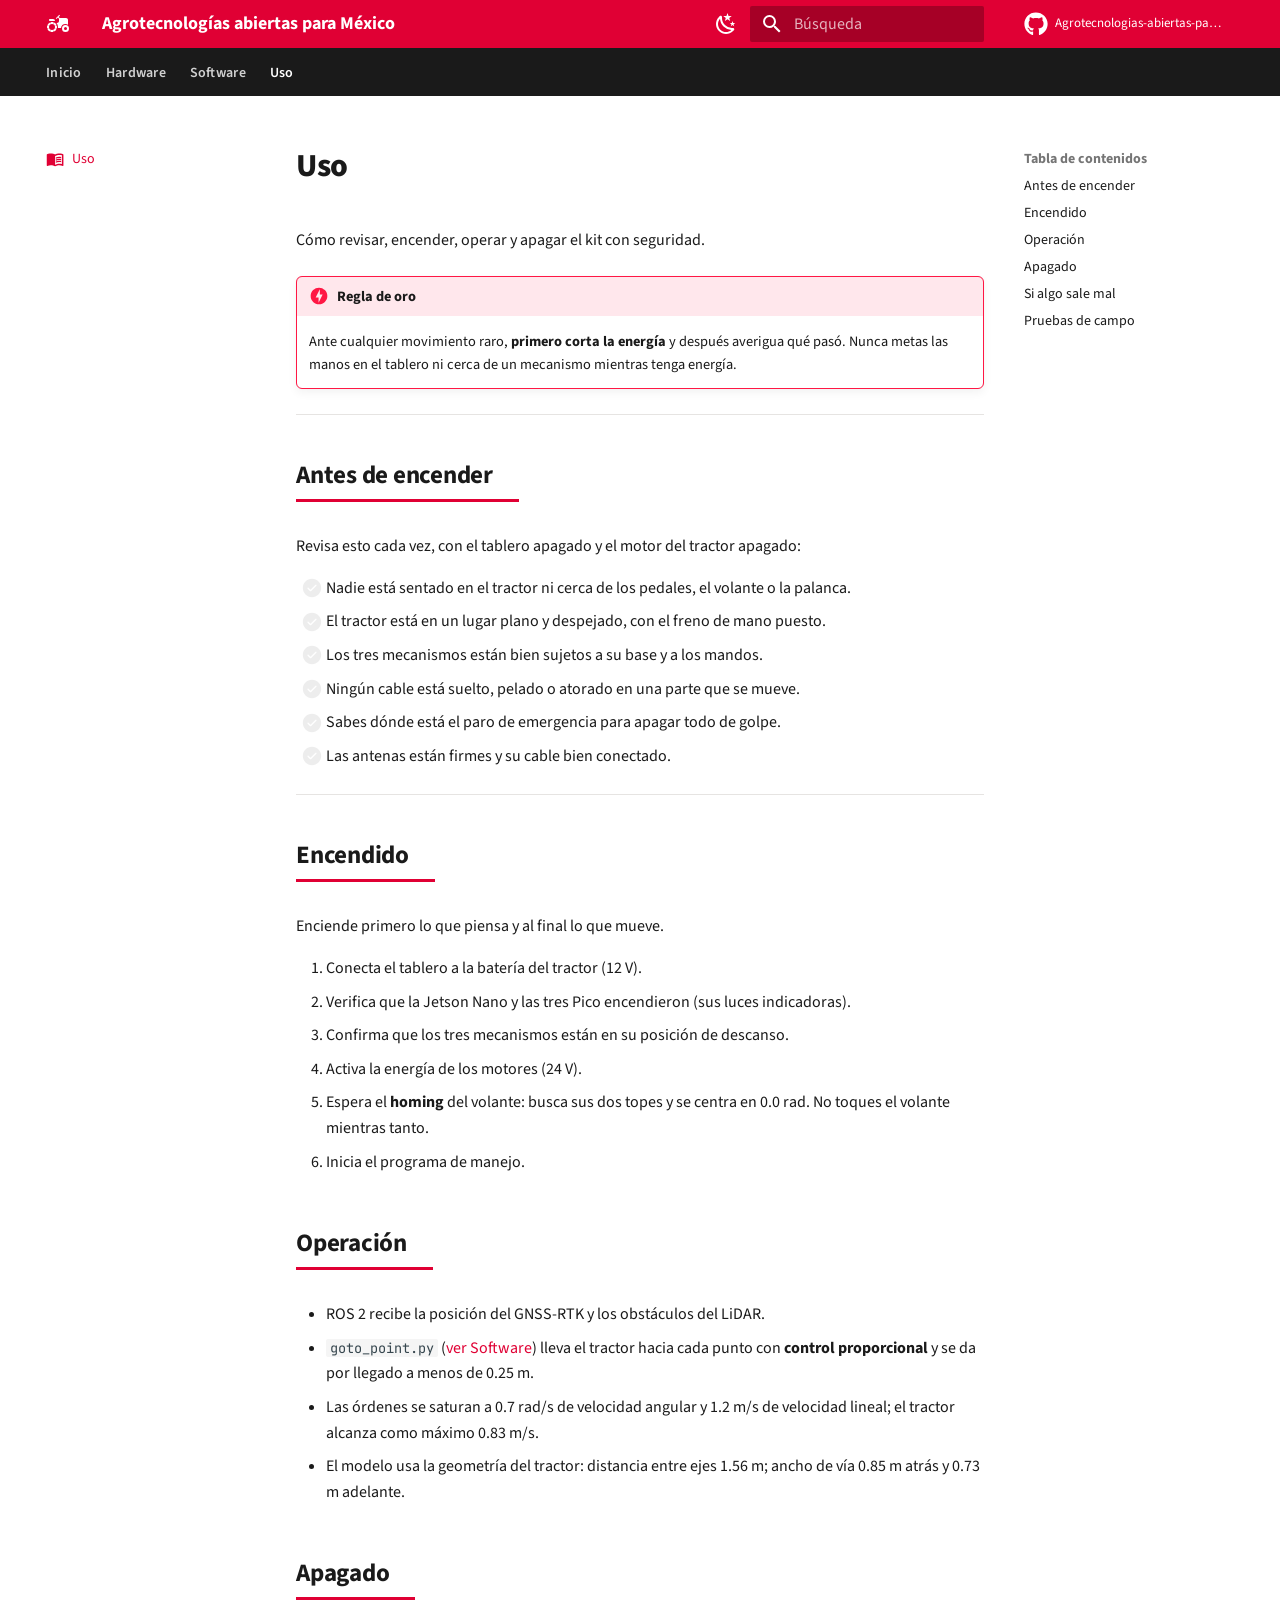
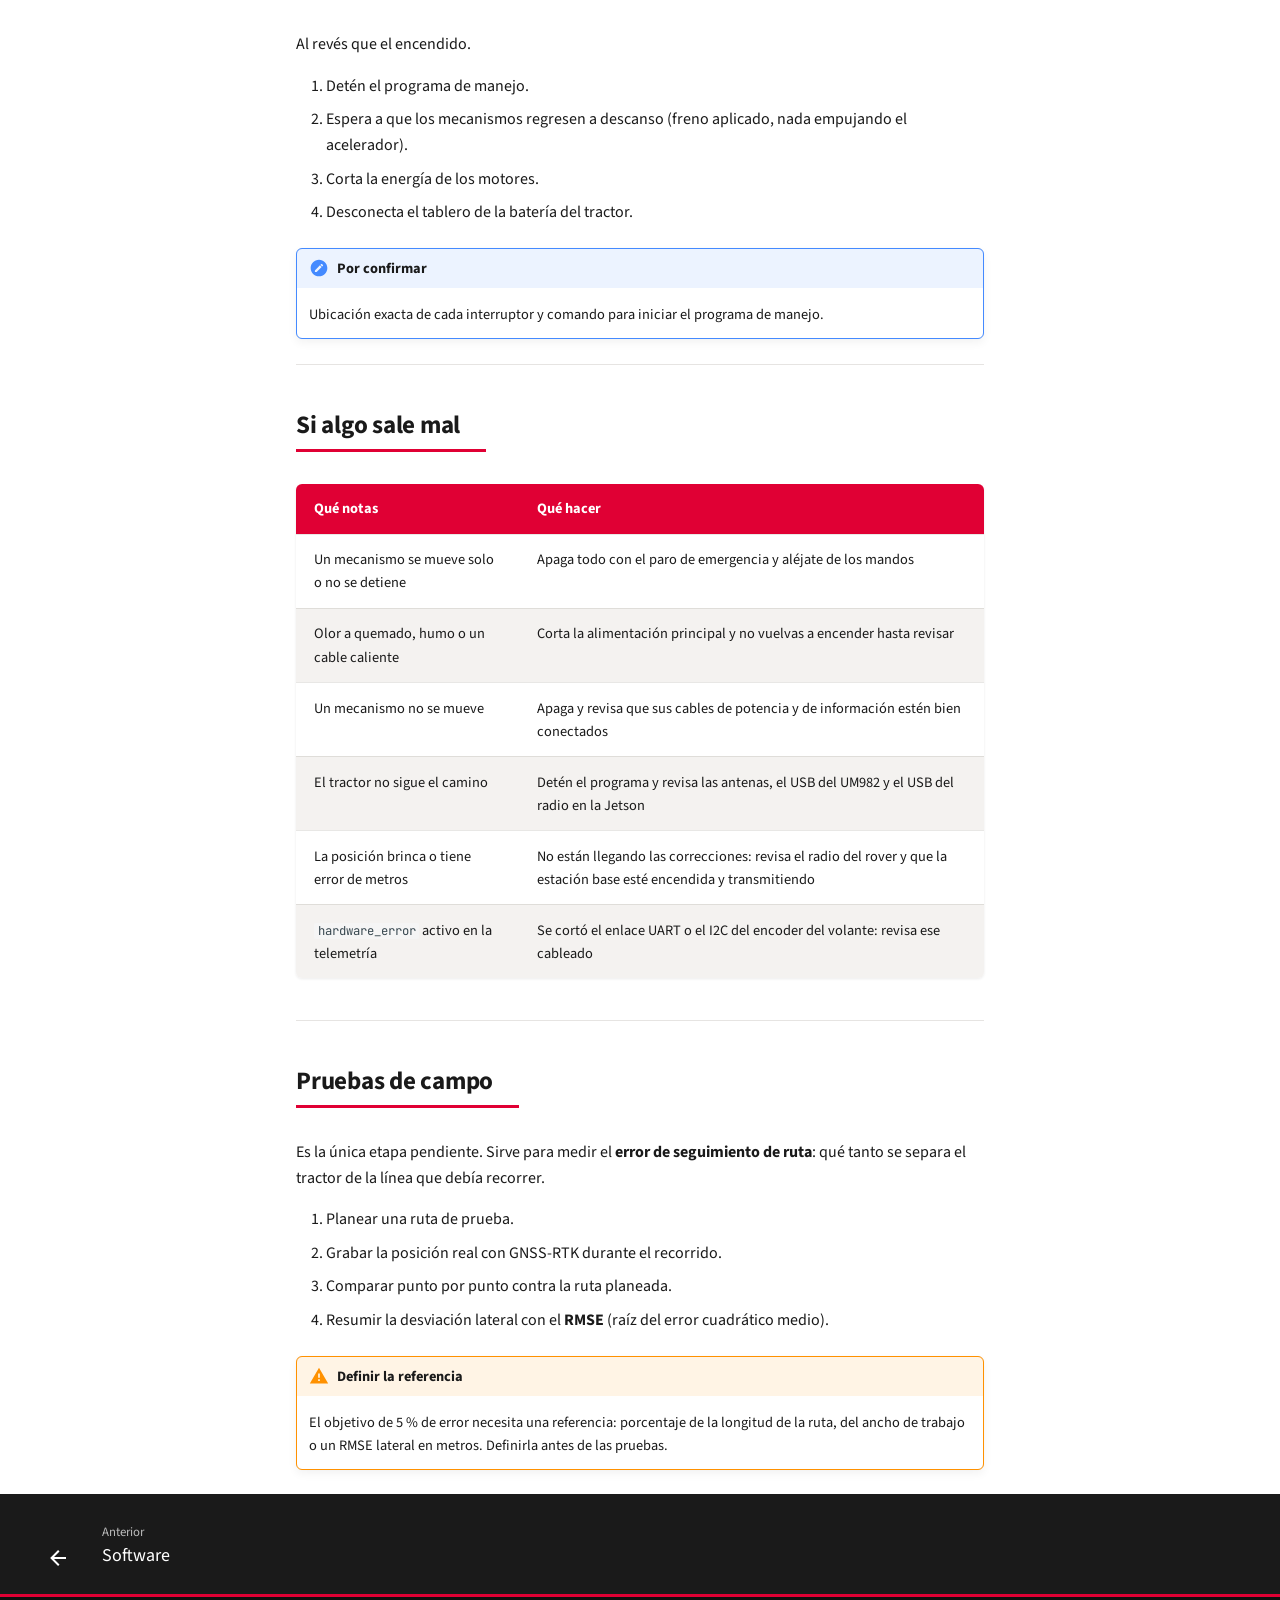
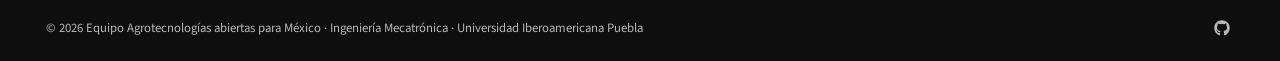
<file: uso/index.html>
<!doctype html>
<html lang="es" class="no-js">
  <head>
    
      <meta charset="utf-8">
      <meta name="viewport" content="width=device-width,initial-scale=1">
      
        <meta name="description" content="Kit de retrofit no invasivo para el manejo autónomo de tractores agrícolas. Universidad Iberoamericana Puebla.">
      
      
        <meta name="author" content="Equipo Agrotecnologías abiertas para México">
      
      
        <link rel="canonical" href="https://briansimpson01.github.io/Agrotecnologias-abiertas-para-mexico-/uso/">
      
      
        <link rel="prev" href="../software/">
      
      
      
        
      
      
      <link rel="icon" href="../assets/favicon.svg">
      <meta name="generator" content="mkdocs-1.6.1, mkdocs-material-9.8.2">
    
    
      
        <title>Uso - Agrotecnologías abiertas para México</title>
      
    
    
      <link rel="stylesheet" href="../assets/stylesheets/main.57a0d79d.min.css">
      
        
        <link rel="stylesheet" href="../assets/stylesheets/palette.fb2fffe2.min.css">
      
      


    
    
      
    
    
      
        
        
        <link rel="preconnect" href="https://fonts.gstatic.com" crossorigin>
        <link rel="stylesheet" href="https://fonts.googleapis.com/css?family=Source+Sans+3:300,300i,400,400i,700,700i%7CJetBrains+Mono:400,400i,700,700i&display=fallback">
        <style>:root{--md-text-font:"Source Sans 3";--md-code-font:"JetBrains Mono"}</style>
      
    
    
      <link rel="stylesheet" href="../stylesheets/ibero.css">
    
    <script>__md_scope=new URL("..",location),__md_hash=e=>[...e].reduce(((e,_)=>(e<<5)-e+_.charCodeAt(0)),0),__md_get=(e,_=localStorage,t=__md_scope)=>JSON.parse(_.getItem(t.pathname+"."+e)),__md_set=(e,_,t=localStorage,a=__md_scope)=>{try{t.setItem(a.pathname+"."+e,JSON.stringify(_))}catch(e){}}</script>
    
      

    
    
  </head>
  
  
    
    
      
    
    
    
    
    <body dir="ltr" data-md-color-scheme="default" data-md-color-primary="custom" data-md-color-accent="custom">
  
    
    <input class="md-toggle" data-md-toggle="drawer" type="checkbox" id="__drawer" autocomplete="off">
    <input class="md-toggle" data-md-toggle="search" type="checkbox" id="__search" autocomplete="off">
    <label class="md-overlay" for="__drawer"></label>
    <div data-md-component="skip">
      
        
        <a href="#uso" class="md-skip">
          Saltar a contenido
        </a>
      
    </div>
    <div data-md-component="announce">
      
    </div>
    
    
      

<header class="md-header" data-md-component="header">
  <nav class="md-header__inner md-grid" aria-label="Cabecera">
    <a href=".." title="Agrotecnologías abiertas para México" class="md-header__button md-logo" aria-label="Agrotecnologías abiertas para México" data-md-component="logo">
      
  
  <svg xmlns="http://www.w3.org/2000/svg" viewBox="0 0 24 24"><path d="m13.3 2.79-3.5 3.5.7.71 1.4-1.39 1.1 1.1V9c0 1.11-.89 2-2 2h-.54A6 6 0 0 1 12 15a6 6 0 0 1-.09 1h3.12a4.5 4.5 0 0 1 4.47-4 4.5 4.5 0 0 1 2.5.76V8c0-1.11-.89-2-2-2h-6.29l-1.1-1.1L14 3.5zM4 7c-.55 0-1 .45-1 1s.45 1 1 1h5a2 2 0 0 0-2-2zm2 3a5 5 0 0 0-1.56.25l.36.93-.47.18-.33-.93a5 5 0 0 0-2.46 2.31l.91.41-.21.45-.9-.4A5 5 0 0 0 1 15a5 5 0 0 0 .25 1.56l.93-.36.18.47-.93.33a5 5 0 0 0 2.31 2.46l.4-.91.46.21-.4.9A5 5 0 0 0 6 20a5 5 0 0 0 1.56-.25l-.36-.93.47-.18.33.93a5 5 0 0 0 2.46-2.31l-.91-.4.21-.46.9.4A5 5 0 0 0 11 15a5 5 0 0 0-.25-1.56l-.93.36-.18-.47.93-.33a5 5 0 0 0-2.31-2.46l-.4.91-.46-.21.4-.9A5 5 0 0 0 6 10m0 2a3 3 0 0 1 3 3 3 3 0 0 1-3 3 3 3 0 0 1-3-3 3 3 0 0 1 3-3m13.5 1a3.5 3.5 0 0 0-3.5 3.5 3.5 3.5 0 0 0 3.5 3.5 3.5 3.5 0 0 0 3.5-3.5 3.5 3.5 0 0 0-3.5-3.5m0 2a1.5 1.5 0 0 1 1.5 1.5 1.5 1.5 0 0 1-1.5 1.5 1.5 1.5 0 0 1-1.5-1.5 1.5 1.5 0 0 1 1.5-1.5"/></svg>

    </a>
    <label class="md-header__button md-icon" for="__drawer">
      
      <svg xmlns="http://www.w3.org/2000/svg" viewBox="0 0 24 24"><path d="M3 6h18v2H3zm0 5h18v2H3zm0 5h18v2H3z"/></svg>
    </label>
    <div class="md-header__title" data-md-component="header-title">
      <div class="md-header__ellipsis">
        <div class="md-header__topic">
          <span class="md-ellipsis">
            Agrotecnologías abiertas para México
          </span>
        </div>
        <div class="md-header__topic" data-md-component="header-topic">
          <span class="md-ellipsis">
            
              Uso
            
          </span>
        </div>
      </div>
    </div>
    
      
        <form class="md-header__option" data-md-component="palette">
  
    
    
    
    <input class="md-option" data-md-color-media="(prefers-color-scheme: light)" data-md-color-scheme="default" data-md-color-primary="custom" data-md-color-accent="custom"  aria-label="Cambiar a modo oscuro"  type="radio" name="__palette" id="__palette_0">
    
      <label class="md-header__button md-icon" title="Cambiar a modo oscuro" for="__palette_1" hidden>
        <svg xmlns="http://www.w3.org/2000/svg" viewBox="0 0 24 24"><path d="m17.75 4.09-2.53 1.94.91 3.06-2.63-1.81-2.63 1.81.91-3.06-2.53-1.94L12.44 4l1.06-3 1.06 3zm3.5 6.91-1.64 1.25.59 1.98-1.7-1.17-1.7 1.17.59-1.98L15.75 11l2.06-.05L18.5 9l.69 1.95zm-2.28 4.95c.83-.08 1.72 1.1 1.19 1.85-.32.45-.66.87-1.08 1.27C15.17 23 8.84 23 4.94 19.07c-3.91-3.9-3.91-10.24 0-14.14.4-.4.82-.76 1.27-1.08.75-.53 1.93.36 1.85 1.19-.27 2.86.69 5.83 2.89 8.02a9.96 9.96 0 0 0 8.02 2.89m-1.64 2.02a12.08 12.08 0 0 1-7.8-3.47c-2.17-2.19-3.33-5-3.49-7.82-2.81 3.14-2.7 7.96.31 10.98 3.02 3.01 7.84 3.12 10.98.31"/></svg>
      </label>
    
  
    
    
    
    <input class="md-option" data-md-color-media="(prefers-color-scheme: dark)" data-md-color-scheme="slate" data-md-color-primary="custom" data-md-color-accent="custom"  aria-label="Cambiar a modo claro"  type="radio" name="__palette" id="__palette_1">
    
      <label class="md-header__button md-icon" title="Cambiar a modo claro" for="__palette_0" hidden>
        <svg xmlns="http://www.w3.org/2000/svg" viewBox="0 0 24 24"><path d="M12 7a5 5 0 0 1 5 5 5 5 0 0 1-5 5 5 5 0 0 1-5-5 5 5 0 0 1 5-5m0 2a3 3 0 0 0-3 3 3 3 0 0 0 3 3 3 3 0 0 0 3-3 3 3 0 0 0-3-3m0-7 2.39 3.42C13.65 5.15 12.84 5 12 5s-1.65.15-2.39.42zM3.34 7l4.16-.35A7.2 7.2 0 0 0 5.94 8.5c-.44.74-.69 1.5-.83 2.29zm.02 10 1.76-3.77a7.131 7.131 0 0 0 2.38 4.14zM20.65 7l-1.77 3.79a7.02 7.02 0 0 0-2.38-4.15zm-.01 10-4.14.36c.59-.51 1.12-1.14 1.54-1.86.42-.73.69-1.5.83-2.29zM12 22l-2.41-3.44c.74.27 1.55.44 2.41.44.82 0 1.63-.17 2.37-.44z"/></svg>
      </label>
    
  
</form>
      
    
    
      <script>var palette=__md_get("__palette");if(palette&&palette.color){if("(prefers-color-scheme)"===palette.color.media){var media=matchMedia("(prefers-color-scheme: light)"),input=document.querySelector(media.matches?"[data-md-color-media='(prefers-color-scheme: light)']":"[data-md-color-media='(prefers-color-scheme: dark)']");palette.color.media=input.getAttribute("data-md-color-media"),palette.color.scheme=input.getAttribute("data-md-color-scheme"),palette.color.primary=input.getAttribute("data-md-color-primary"),palette.color.accent=input.getAttribute("data-md-color-accent")}for(var[key,value]of Object.entries(palette.color))document.body.setAttribute("data-md-color-"+key,value)}</script>
    
    
    
      
      
        <label class="md-header__button md-icon" for="__search">
          
          <svg xmlns="http://www.w3.org/2000/svg" viewBox="0 0 24 24"><path d="M9.5 3A6.5 6.5 0 0 1 16 9.5c0 1.61-.59 3.09-1.56 4.23l.27.27h.79l5 5-1.5 1.5-5-5v-.79l-.27-.27A6.52 6.52 0 0 1 9.5 16 6.5 6.5 0 0 1 3 9.5 6.5 6.5 0 0 1 9.5 3m0 2C7 5 5 7 5 9.5S7 14 9.5 14 14 12 14 9.5 12 5 9.5 5"/></svg>
        </label>
        <div class="md-search" data-md-component="search" role="dialog">
  <label class="md-search__overlay" for="__search"></label>
  <div class="md-search__inner" role="search">
    <form class="md-search__form" name="search">
      <input type="text" class="md-search__input" name="query" aria-label="Búsqueda" placeholder="Búsqueda" autocapitalize="off" autocorrect="off" autocomplete="off" spellcheck="false" data-md-component="search-query" required>
      <label class="md-search__icon md-icon" for="__search">
        
        <svg xmlns="http://www.w3.org/2000/svg" viewBox="0 0 24 24"><path d="M9.5 3A6.5 6.5 0 0 1 16 9.5c0 1.61-.59 3.09-1.56 4.23l.27.27h.79l5 5-1.5 1.5-5-5v-.79l-.27-.27A6.52 6.52 0 0 1 9.5 16 6.5 6.5 0 0 1 3 9.5 6.5 6.5 0 0 1 9.5 3m0 2C7 5 5 7 5 9.5S7 14 9.5 14 14 12 14 9.5 12 5 9.5 5"/></svg>
        
        <svg xmlns="http://www.w3.org/2000/svg" viewBox="0 0 24 24"><path d="M20 11v2H8l5.5 5.5-1.42 1.42L4.16 12l7.92-7.92L13.5 5.5 8 11z"/></svg>
      </label>
      <nav class="md-search__options" aria-label="Buscar">
        
        <button type="reset" class="md-search__icon md-icon" title="Limpiar" aria-label="Limpiar" tabindex="-1">
          
          <svg xmlns="http://www.w3.org/2000/svg" viewBox="0 0 24 24"><path d="M19 6.41 17.59 5 12 10.59 6.41 5 5 6.41 10.59 12 5 17.59 6.41 19 12 13.41 17.59 19 19 17.59 13.41 12z"/></svg>
        </button>
      </nav>
      
        <div class="md-search__suggest" data-md-component="search-suggest"></div>
      
    </form>
    <div class="md-search__output">
      <div class="md-search__scrollwrap" tabindex="0" data-md-scrollfix>
        <div class="md-search-result" data-md-component="search-result">
          <div class="md-search-result__meta">
            Inicializando búsqueda
          </div>
          <ol class="md-search-result__list" role="presentation"></ol>
        </div>
      </div>
    </div>
  </div>
</div>
      
    
    
      <div class="md-header__source">
        <a href="https://github.com/BrianSimpson01/Agrotecnologias-abiertas-para-mexico-" title="Ir al repositorio" class="md-source" data-md-component="source">
  <div class="md-source__icon md-icon">
    
    <svg xmlns="http://www.w3.org/2000/svg" viewBox="0 0 512 512"><!--! Font Awesome Free 7.1.0 by @fontawesome - https://fontawesome.com License - https://fontawesome.com/license/free (Icons: CC BY 4.0, Fonts: SIL OFL 1.1, Code: MIT License) Copyright 2025 Fonticons, Inc.--><path d="M173.9 397.4c0 2-2.3 3.6-5.2 3.6-3.3.3-5.6-1.3-5.6-3.6 0-2 2.3-3.6 5.2-3.6 3-.3 5.6 1.3 5.6 3.6m-31.1-4.5c-.7 2 1.3 4.3 4.3 4.9 2.6 1 5.6 0 6.2-2s-1.3-4.3-4.3-5.2c-2.6-.7-5.5.3-6.2 2.3m44.2-1.7c-2.9.7-4.9 2.6-4.6 4.9.3 2 2.9 3.3 5.9 2.6 2.9-.7 4.9-2.6 4.6-4.6-.3-1.9-3-3.2-5.9-2.9M252.8 8C114.1 8 8 113.3 8 252c0 110.9 69.8 205.8 169.5 239.2 12.8 2.3 17.3-5.6 17.3-12.1 0-6.2-.3-40.4-.3-61.4 0 0-70 15-84.7-29.8 0 0-11.4-29.1-27.8-36.6 0 0-22.9-15.7 1.6-15.4 0 0 24.9 2 38.6 25.8 21.9 38.6 58.6 27.5 72.9 20.9 2.3-16 8.8-27.1 16-33.7-55.9-6.2-112.3-14.3-112.3-110.5 0-27.5 7.6-41.3 23.6-58.9-2.6-6.5-11.1-33.3 2.6-67.9 20.9-6.5 69 27 69 27 20-5.6 41.5-8.5 62.8-8.5s42.8 2.9 62.8 8.5c0 0 48.1-33.6 69-27 13.7 34.7 5.2 61.4 2.6 67.9 16 17.7 25.8 31.5 25.8 58.9 0 96.5-58.9 104.2-114.8 110.5 9.2 7.9 17 22.9 17 46.4 0 33.7-.3 75.4-.3 83.6 0 6.5 4.6 14.4 17.3 12.1C436.2 457.8 504 362.9 504 252 504 113.3 391.5 8 252.8 8M105.2 352.9c-1.3 1-1 3.3.7 5.2 1.6 1.6 3.9 2.3 5.2 1 1.3-1 1-3.3-.7-5.2-1.6-1.6-3.9-2.3-5.2-1m-10.8-8.1c-.7 1.3.3 2.9 2.3 3.9 1.6 1 3.6.7 4.3-.7.7-1.3-.3-2.9-2.3-3.9-2-.6-3.6-.3-4.3.7m32.4 35.6c-1.6 1.3-1 4.3 1.3 6.2 2.3 2.3 5.2 2.6 6.5 1 1.3-1.3.7-4.3-1.3-6.2-2.2-2.3-5.2-2.6-6.5-1m-11.4-14.7c-1.6 1-1.6 3.6 0 5.9s4.3 3.3 5.6 2.3c1.6-1.3 1.6-3.9 0-6.2-1.4-2.3-4-3.3-5.6-2"/></svg>
  </div>
  <div class="md-source__repository">
    Agrotecnologias-abiertas-para-mexico-
  </div>
</a>
      </div>
    
  </nav>
  
</header>
    
    <div class="md-container" data-md-component="container">
      
      
        
          
            
<nav class="md-tabs" aria-label="Pestañas" data-md-component="tabs">
  <div class="md-grid">
    <ul class="md-tabs__list">
      
        
  
  
  
  
    <li class="md-tabs__item">
      <a href=".." class="md-tabs__link">
        
  
  
    
  
  Inicio

      </a>
    </li>
  

      
        
  
  
  
  
    
    
      <li class="md-tabs__item">
        <a href="../tablero/" class="md-tabs__link">
          
  
  
    
  
  Hardware

        </a>
      </li>
    
  

      
        
  
  
  
  
    <li class="md-tabs__item">
      <a href="../software/" class="md-tabs__link">
        
  
  
    
  
  Software

      </a>
    </li>
  

      
        
  
  
  
    
  
  
    <li class="md-tabs__item md-tabs__item--active">
      <a href="./" class="md-tabs__link">
        
  
  
    
  
  Uso

      </a>
    </li>
  

      
    </ul>
  </div>
</nav>
          
        
      
      <main class="md-main" data-md-component="main">
        <div class="md-main__inner md-grid">
          
            
              
              <div class="md-sidebar md-sidebar--primary" data-md-component="sidebar" data-md-type="navigation" >
                <div class="md-sidebar__scrollwrap">
                  <div class="md-sidebar__inner">
                    


  


<nav class="md-nav md-nav--primary md-nav--lifted" aria-label="Navegación" data-md-level="0">
  <label class="md-nav__title" for="__drawer">
    <a href=".." title="Agrotecnologías abiertas para México" class="md-nav__button md-logo" aria-label="Agrotecnologías abiertas para México" data-md-component="logo">
      
  
  <svg xmlns="http://www.w3.org/2000/svg" viewBox="0 0 24 24"><path d="m13.3 2.79-3.5 3.5.7.71 1.4-1.39 1.1 1.1V9c0 1.11-.89 2-2 2h-.54A6 6 0 0 1 12 15a6 6 0 0 1-.09 1h3.12a4.5 4.5 0 0 1 4.47-4 4.5 4.5 0 0 1 2.5.76V8c0-1.11-.89-2-2-2h-6.29l-1.1-1.1L14 3.5zM4 7c-.55 0-1 .45-1 1s.45 1 1 1h5a2 2 0 0 0-2-2zm2 3a5 5 0 0 0-1.56.25l.36.93-.47.18-.33-.93a5 5 0 0 0-2.46 2.31l.91.41-.21.45-.9-.4A5 5 0 0 0 1 15a5 5 0 0 0 .25 1.56l.93-.36.18.47-.93.33a5 5 0 0 0 2.31 2.46l.4-.91.46.21-.4.9A5 5 0 0 0 6 20a5 5 0 0 0 1.56-.25l-.36-.93.47-.18.33.93a5 5 0 0 0 2.46-2.31l-.91-.4.21-.46.9.4A5 5 0 0 0 11 15a5 5 0 0 0-.25-1.56l-.93.36-.18-.47.93-.33a5 5 0 0 0-2.31-2.46l-.4.91-.46-.21.4-.9A5 5 0 0 0 6 10m0 2a3 3 0 0 1 3 3 3 3 0 0 1-3 3 3 3 0 0 1-3-3 3 3 0 0 1 3-3m13.5 1a3.5 3.5 0 0 0-3.5 3.5 3.5 3.5 0 0 0 3.5 3.5 3.5 3.5 0 0 0 3.5-3.5 3.5 3.5 0 0 0-3.5-3.5m0 2a1.5 1.5 0 0 1 1.5 1.5 1.5 1.5 0 0 1-1.5 1.5 1.5 1.5 0 0 1-1.5-1.5 1.5 1.5 0 0 1 1.5-1.5"/></svg>

    </a>
    Agrotecnologías abiertas para México
  </label>
  
    <div class="md-nav__source">
      <a href="https://github.com/BrianSimpson01/Agrotecnologias-abiertas-para-mexico-" title="Ir al repositorio" class="md-source" data-md-component="source">
  <div class="md-source__icon md-icon">
    
    <svg xmlns="http://www.w3.org/2000/svg" viewBox="0 0 512 512"><!--! Font Awesome Free 7.1.0 by @fontawesome - https://fontawesome.com License - https://fontawesome.com/license/free (Icons: CC BY 4.0, Fonts: SIL OFL 1.1, Code: MIT License) Copyright 2025 Fonticons, Inc.--><path d="M173.9 397.4c0 2-2.3 3.6-5.2 3.6-3.3.3-5.6-1.3-5.6-3.6 0-2 2.3-3.6 5.2-3.6 3-.3 5.6 1.3 5.6 3.6m-31.1-4.5c-.7 2 1.3 4.3 4.3 4.9 2.6 1 5.6 0 6.2-2s-1.3-4.3-4.3-5.2c-2.6-.7-5.5.3-6.2 2.3m44.2-1.7c-2.9.7-4.9 2.6-4.6 4.9.3 2 2.9 3.3 5.9 2.6 2.9-.7 4.9-2.6 4.6-4.6-.3-1.9-3-3.2-5.9-2.9M252.8 8C114.1 8 8 113.3 8 252c0 110.9 69.8 205.8 169.5 239.2 12.8 2.3 17.3-5.6 17.3-12.1 0-6.2-.3-40.4-.3-61.4 0 0-70 15-84.7-29.8 0 0-11.4-29.1-27.8-36.6 0 0-22.9-15.7 1.6-15.4 0 0 24.9 2 38.6 25.8 21.9 38.6 58.6 27.5 72.9 20.9 2.3-16 8.8-27.1 16-33.7-55.9-6.2-112.3-14.3-112.3-110.5 0-27.5 7.6-41.3 23.6-58.9-2.6-6.5-11.1-33.3 2.6-67.9 20.9-6.5 69 27 69 27 20-5.6 41.5-8.5 62.8-8.5s42.8 2.9 62.8 8.5c0 0 48.1-33.6 69-27 13.7 34.7 5.2 61.4 2.6 67.9 16 17.7 25.8 31.5 25.8 58.9 0 96.5-58.9 104.2-114.8 110.5 9.2 7.9 17 22.9 17 46.4 0 33.7-.3 75.4-.3 83.6 0 6.5 4.6 14.4 17.3 12.1C436.2 457.8 504 362.9 504 252 504 113.3 391.5 8 252.8 8M105.2 352.9c-1.3 1-1 3.3.7 5.2 1.6 1.6 3.9 2.3 5.2 1 1.3-1 1-3.3-.7-5.2-1.6-1.6-3.9-2.3-5.2-1m-10.8-8.1c-.7 1.3.3 2.9 2.3 3.9 1.6 1 3.6.7 4.3-.7.7-1.3-.3-2.9-2.3-3.9-2-.6-3.6-.3-4.3.7m32.4 35.6c-1.6 1.3-1 4.3 1.3 6.2 2.3 2.3 5.2 2.6 6.5 1 1.3-1.3.7-4.3-1.3-6.2-2.2-2.3-5.2-2.6-6.5-1m-11.4-14.7c-1.6 1-1.6 3.6 0 5.9s4.3 3.3 5.6 2.3c1.6-1.3 1.6-3.9 0-6.2-1.4-2.3-4-3.3-5.6-2"/></svg>
  </div>
  <div class="md-source__repository">
    Agrotecnologias-abiertas-para-mexico-
  </div>
</a>
    </div>
  
  <ul class="md-nav__list" data-md-scrollfix>
    
      
      
  
  
  
  
    <li class="md-nav__item">
      <a href=".." class="md-nav__link">
        
  
  
  <span class="md-ellipsis">
    
  
    Inicio
  

    
  </span>
  
  

      </a>
    </li>
  

    
      
      
  
  
  
  
    
    
      
        
      
        
      
        
      
        
      
    
    
    
      
      
        
      
    
    
    <li class="md-nav__item md-nav__item--nested">
      
        
        
        <input class="md-nav__toggle md-toggle " type="checkbox" id="__nav_2" >
        
          
          <label class="md-nav__link" for="__nav_2" id="__nav_2_label" tabindex="0">
            
  
  
  <span class="md-ellipsis">
    
  
    Hardware
  

    
  </span>
  
  

            <span class="md-nav__icon md-icon"></span>
          </label>
        
        <nav class="md-nav" data-md-level="1" aria-labelledby="__nav_2_label" aria-expanded="false">
          <label class="md-nav__title" for="__nav_2">
            <span class="md-nav__icon md-icon"></span>
            
  
    Hardware
  

          </label>
          <ul class="md-nav__list" data-md-scrollfix>
            
              
                
  
  
  
  
    <li class="md-nav__item">
      <a href="../tablero/" class="md-nav__link">
        
  
  
    <svg xmlns="http://www.w3.org/2000/svg" viewBox="0 0 24 24"><path d="M19 5v2h-4V5zM9 5v6H5V5zm10 8v6h-4v-6zM9 17v2H5v-2zM21 3h-8v6h8zM11 3H3v10h8zm10 8h-8v10h8zm-10 4H3v6h8z"/></svg>
  
  <span class="md-ellipsis">
    
  
    Tablero
  

    
  </span>
  
  

      </a>
    </li>
  

              
            
              
                
  
  
  
  
    <li class="md-nav__item">
      <a href="../volante/" class="md-nav__link">
        
  
  
    <svg xmlns="http://www.w3.org/2000/svg" viewBox="0 0 24 24"><path d="M13 19.92c1.8-.22 3.35-.97 4.65-2.27S19.7 14.8 19.92 13h-3c-.22 1-.68 1.84-1.38 2.54S14 16.7 13 16.92zM10 8h4l3 3h2.92c-.25-1.95-1.13-3.62-2.65-5C15.76 4.66 14 4 12 4s-3.76.66-5.27 2c-1.52 1.38-2.4 3.05-2.65 5H7zm1 11.92v-3c-1-.22-1.84-.68-2.54-1.38S7.3 14 7.08 13h-3c.22 1.77.97 3.3 2.27 4.6S9.2 19.67 11 19.92M12 2c2.75 0 5.1 1 7.05 2.95S22 9.25 22 12s-1 5.1-2.95 7.05S14.75 22 12 22s-5.1-1-7.05-2.95S2 14.75 2 12s1-5.1 2.95-7.05S9.25 2 12 2"/></svg>
  
  <span class="md-ellipsis">
    
  
    Volante
  

    
  </span>
  
  

      </a>
    </li>
  

              
            
              
                
  
  
  
  
    <li class="md-nav__item">
      <a href="../palanca/" class="md-nav__link">
        
  
  
    <svg xmlns="http://www.w3.org/2000/svg" viewBox="0 0 24 24"><path d="M8 5H4V2h4zM4 22h4v-3H4zM14 2h-4v3h4zm-4 20h4v-3h-4zm6-20v3h4V2zm1 9h-4V7h-2v4H7V7H5v10h2v-4h4v4h2v-4h6V7h-2z"/></svg>
  
  <span class="md-ellipsis">
    
  
    Palanca
  

    
  </span>
  
  

      </a>
    </li>
  

              
            
              
                
  
  
  
  
    <li class="md-nav__item">
      <a href="../pistones/" class="md-nav__link">
        
  
  
    <svg xmlns="http://www.w3.org/2000/svg" viewBox="0 0 24 24"><path d="M22 4V2H2v2h9v14.17l-5.5-5.5-1.42 1.41L12 22l7.92-7.92-1.42-1.41-5.5 5.5V4z"/></svg>
  
  <span class="md-ellipsis">
    
  
    Pistones
  

    
  </span>
  
  

      </a>
    </li>
  

              
            
          </ul>
        </nav>
      
    </li>
  

    
      
      
  
  
  
  
    <li class="md-nav__item">
      <a href="../software/" class="md-nav__link">
        
  
  
    <svg xmlns="http://www.w3.org/2000/svg" viewBox="0 0 24 24"><path d="M8 3a2 2 0 0 0-2 2v4a2 2 0 0 1-2 2H3v2h1a2 2 0 0 1 2 2v4a2 2 0 0 0 2 2h2v-2H8v-5a2 2 0 0 0-2-2 2 2 0 0 0 2-2V5h2V3m6 0a2 2 0 0 1 2 2v4a2 2 0 0 0 2 2h1v2h-1a2 2 0 0 0-2 2v4a2 2 0 0 1-2 2h-2v-2h2v-5a2 2 0 0 1 2-2 2 2 0 0 1-2-2V5h-2V3z"/></svg>
  
  <span class="md-ellipsis">
    
  
    Software
  

    
  </span>
  
  

      </a>
    </li>
  

    
      
      
  
  
    
  
  
  
    <li class="md-nav__item md-nav__item--active">
      
      <input class="md-nav__toggle md-toggle" type="checkbox" id="__toc">
      
      
        
      
      
        <label class="md-nav__link md-nav__link--active" for="__toc">
          
  
  
    <svg xmlns="http://www.w3.org/2000/svg" viewBox="0 0 24 24"><path d="M12 21.5c-1.35-.85-3.8-1.5-5.5-1.5-1.65 0-3.35.3-4.75 1.05-.1.05-.15.05-.25.05-.25 0-.5-.25-.5-.5V6c.6-.45 1.25-.75 2-1 1.11-.35 2.33-.5 3.5-.5 1.95 0 4.05.4 5.5 1.5 1.45-1.1 3.55-1.5 5.5-1.5 1.17 0 2.39.15 3.5.5.75.25 1.4.55 2 1v14.6c0 .25-.25.5-.5.5-.1 0-.15 0-.25-.05-1.4-.75-3.1-1.05-4.75-1.05-1.7 0-4.15.65-5.5 1.5M12 8v11.5c1.35-.85 3.8-1.5 5.5-1.5 1.2 0 2.4.15 3.5.5V7c-1.1-.35-2.3-.5-3.5-.5-1.7 0-4.15.65-5.5 1.5m1 3.5c1.11-.68 2.6-1 4.5-1 .91 0 1.76.09 2.5.28V9.23c-.87-.15-1.71-.23-2.5-.23q-2.655 0-4.5.84zm4.5.17c-1.71 0-3.21.26-4.5.79v1.69c1.11-.65 2.6-.99 4.5-.99 1.04 0 1.88.08 2.5.24v-1.5c-.87-.16-1.71-.23-2.5-.23m2.5 2.9c-.87-.16-1.71-.24-2.5-.24-1.83 0-3.33.27-4.5.8v1.69c1.11-.66 2.6-.99 4.5-.99 1.04 0 1.88.08 2.5.24z"/></svg>
  
  <span class="md-ellipsis">
    
  
    Uso
  

    
  </span>
  
  

          <span class="md-nav__icon md-icon"></span>
        </label>
      
      <a href="./" class="md-nav__link md-nav__link--active">
        
  
  
    <svg xmlns="http://www.w3.org/2000/svg" viewBox="0 0 24 24"><path d="M12 21.5c-1.35-.85-3.8-1.5-5.5-1.5-1.65 0-3.35.3-4.75 1.05-.1.05-.15.05-.25.05-.25 0-.5-.25-.5-.5V6c.6-.45 1.25-.75 2-1 1.11-.35 2.33-.5 3.5-.5 1.95 0 4.05.4 5.5 1.5 1.45-1.1 3.55-1.5 5.5-1.5 1.17 0 2.39.15 3.5.5.75.25 1.4.55 2 1v14.6c0 .25-.25.5-.5.5-.1 0-.15 0-.25-.05-1.4-.75-3.1-1.05-4.75-1.05-1.7 0-4.15.65-5.5 1.5M12 8v11.5c1.35-.85 3.8-1.5 5.5-1.5 1.2 0 2.4.15 3.5.5V7c-1.1-.35-2.3-.5-3.5-.5-1.7 0-4.15.65-5.5 1.5m1 3.5c1.11-.68 2.6-1 4.5-1 .91 0 1.76.09 2.5.28V9.23c-.87-.15-1.71-.23-2.5-.23q-2.655 0-4.5.84zm4.5.17c-1.71 0-3.21.26-4.5.79v1.69c1.11-.65 2.6-.99 4.5-.99 1.04 0 1.88.08 2.5.24v-1.5c-.87-.16-1.71-.23-2.5-.23m2.5 2.9c-.87-.16-1.71-.24-2.5-.24-1.83 0-3.33.27-4.5.8v1.69c1.11-.66 2.6-.99 4.5-.99 1.04 0 1.88.08 2.5.24z"/></svg>
  
  <span class="md-ellipsis">
    
  
    Uso
  

    
  </span>
  
  

      </a>
      
        

<nav class="md-nav md-nav--secondary" aria-label="Tabla de contenidos">
  
  
  
    
  
  
    <label class="md-nav__title" for="__toc">
      <span class="md-nav__icon md-icon"></span>
      Tabla de contenidos
    </label>
    <ul class="md-nav__list" data-md-component="toc" data-md-scrollfix>
      
        <li class="md-nav__item">
  <a href="#antes-de-encender" class="md-nav__link">
    <span class="md-ellipsis">
      
        Antes de encender
      
    </span>
  </a>
  
</li>
      
        <li class="md-nav__item">
  <a href="#encendido" class="md-nav__link">
    <span class="md-ellipsis">
      
        Encendido
      
    </span>
  </a>
  
</li>
      
        <li class="md-nav__item">
  <a href="#operacion" class="md-nav__link">
    <span class="md-ellipsis">
      
        Operación
      
    </span>
  </a>
  
</li>
      
        <li class="md-nav__item">
  <a href="#apagado" class="md-nav__link">
    <span class="md-ellipsis">
      
        Apagado
      
    </span>
  </a>
  
</li>
      
        <li class="md-nav__item">
  <a href="#si-algo-sale-mal" class="md-nav__link">
    <span class="md-ellipsis">
      
        Si algo sale mal
      
    </span>
  </a>
  
</li>
      
        <li class="md-nav__item">
  <a href="#pruebas-de-campo" class="md-nav__link">
    <span class="md-ellipsis">
      
        Pruebas de campo
      
    </span>
  </a>
  
</li>
      
    </ul>
  
</nav>
      
    </li>
  

    
  </ul>
</nav>
                  </div>
                </div>
              </div>
            
            
              
              <div class="md-sidebar md-sidebar--secondary" data-md-component="sidebar" data-md-type="toc" >
                <div class="md-sidebar__scrollwrap">
                  <div class="md-sidebar__inner">
                    

<nav class="md-nav md-nav--secondary" aria-label="Tabla de contenidos">
  
  
  
    
  
  
    <label class="md-nav__title" for="__toc">
      <span class="md-nav__icon md-icon"></span>
      Tabla de contenidos
    </label>
    <ul class="md-nav__list" data-md-component="toc" data-md-scrollfix>
      
        <li class="md-nav__item">
  <a href="#antes-de-encender" class="md-nav__link">
    <span class="md-ellipsis">
      
        Antes de encender
      
    </span>
  </a>
  
</li>
      
        <li class="md-nav__item">
  <a href="#encendido" class="md-nav__link">
    <span class="md-ellipsis">
      
        Encendido
      
    </span>
  </a>
  
</li>
      
        <li class="md-nav__item">
  <a href="#operacion" class="md-nav__link">
    <span class="md-ellipsis">
      
        Operación
      
    </span>
  </a>
  
</li>
      
        <li class="md-nav__item">
  <a href="#apagado" class="md-nav__link">
    <span class="md-ellipsis">
      
        Apagado
      
    </span>
  </a>
  
</li>
      
        <li class="md-nav__item">
  <a href="#si-algo-sale-mal" class="md-nav__link">
    <span class="md-ellipsis">
      
        Si algo sale mal
      
    </span>
  </a>
  
</li>
      
        <li class="md-nav__item">
  <a href="#pruebas-de-campo" class="md-nav__link">
    <span class="md-ellipsis">
      
        Pruebas de campo
      
    </span>
  </a>
  
</li>
      
    </ul>
  
</nav>
                  </div>
                </div>
              </div>
            
          
          
            <div class="md-content" data-md-component="content">
              
              <article class="md-content__inner md-typeset">
                
                  



<h1 id="uso">Uso<a class="headerlink" href="#uso" title="Permanent link">&para;</a></h1>
<p>Cómo revisar, encender, operar y apagar el kit con seguridad.</p>
<div class="admonition danger">
<p class="admonition-title">Regla de oro</p>
<p>Ante cualquier movimiento raro, <strong>primero corta la energía</strong> y después averigua qué pasó. Nunca metas las manos en el tablero ni cerca de un mecanismo mientras tenga energía.</p>
</div>
<hr />
<h2 id="antes-de-encender">Antes de encender<a class="headerlink" href="#antes-de-encender" title="Permanent link">&para;</a></h2>
<p>Revisa esto cada vez, con el tablero apagado y el motor del tractor apagado:</p>
<ul class="task-list">
<li class="task-list-item"><label class="task-list-control"><input type="checkbox" disabled/><span class="task-list-indicator"></span></label> Nadie está sentado en el tractor ni cerca de los pedales, el volante o la palanca.</li>
<li class="task-list-item"><label class="task-list-control"><input type="checkbox" disabled/><span class="task-list-indicator"></span></label> El tractor está en un lugar plano y despejado, con el freno de mano puesto.</li>
<li class="task-list-item"><label class="task-list-control"><input type="checkbox" disabled/><span class="task-list-indicator"></span></label> Los tres mecanismos están bien sujetos a su base y a los mandos.</li>
<li class="task-list-item"><label class="task-list-control"><input type="checkbox" disabled/><span class="task-list-indicator"></span></label> Ningún cable está suelto, pelado o atorado en una parte que se mueve.</li>
<li class="task-list-item"><label class="task-list-control"><input type="checkbox" disabled/><span class="task-list-indicator"></span></label> Sabes dónde está el paro de emergencia para apagar todo de golpe.</li>
<li class="task-list-item"><label class="task-list-control"><input type="checkbox" disabled/><span class="task-list-indicator"></span></label> Las antenas están firmes y su cable bien conectado.</li>
</ul>
<hr />
<h2 id="encendido">Encendido<a class="headerlink" href="#encendido" title="Permanent link">&para;</a></h2>
<p>Enciende primero lo que piensa y al final lo que mueve.</p>
<ol>
<li>Conecta el tablero a la batería del tractor (12 V).</li>
<li>Verifica que la Jetson Nano y las tres Pico encendieron (sus luces indicadoras).</li>
<li>Confirma que los tres mecanismos están en su posición de descanso.</li>
<li>Activa la energía de los motores (24 V).</li>
<li>Espera el <strong>homing</strong> del volante: busca sus dos topes y se centra en 0.0 rad. No toques el volante mientras tanto.</li>
<li>Inicia el programa de manejo.</li>
</ol>
<h2 id="operacion">Operación<a class="headerlink" href="#operacion" title="Permanent link">&para;</a></h2>
<ul>
<li>ROS 2 recibe la posición del GNSS-RTK y los obstáculos del LiDAR.</li>
<li><code>goto_point.py</code> (<a href="../software/">ver Software</a>) lleva el tractor hacia cada punto con <strong>control proporcional</strong> y se da por llegado a menos de 0.25 m.</li>
<li>Las órdenes se saturan a 0.7 rad/s de velocidad angular y 1.2 m/s de velocidad lineal; el tractor alcanza como máximo 0.83 m/s.</li>
<li>El modelo usa la geometría del tractor: distancia entre ejes 1.56 m; ancho de vía 0.85 m atrás y 0.73 m adelante.</li>
</ul>
<h2 id="apagado">Apagado<a class="headerlink" href="#apagado" title="Permanent link">&para;</a></h2>
<p>Al revés que el encendido.</p>
<ol>
<li>Detén el programa de manejo.</li>
<li>Espera a que los mecanismos regresen a descanso (freno aplicado, nada empujando el acelerador).</li>
<li>Corta la energía de los motores.</li>
<li>Desconecta el tablero de la batería del tractor.</li>
</ol>
<div class="admonition note">
<p class="admonition-title">Por confirmar</p>
<p>Ubicación exacta de cada interruptor y comando para iniciar el programa de manejo.</p>
</div>
<hr />
<h2 id="si-algo-sale-mal">Si algo sale mal<a class="headerlink" href="#si-algo-sale-mal" title="Permanent link">&para;</a></h2>
<table>
<thead>
<tr>
<th>Qué notas</th>
<th>Qué hacer</th>
</tr>
</thead>
<tbody>
<tr>
<td>Un mecanismo se mueve solo o no se detiene</td>
<td>Apaga todo con el paro de emergencia y aléjate de los mandos</td>
</tr>
<tr>
<td>Olor a quemado, humo o un cable caliente</td>
<td>Corta la alimentación principal y no vuelvas a encender hasta revisar</td>
</tr>
<tr>
<td>Un mecanismo no se mueve</td>
<td>Apaga y revisa que sus cables de potencia y de información estén bien conectados</td>
</tr>
<tr>
<td>El tractor no sigue el camino</td>
<td>Detén el programa y revisa las antenas, el USB del UM982 y el USB del radio en la Jetson</td>
</tr>
<tr>
<td>La posición brinca o tiene error de metros</td>
<td>No están llegando las correcciones: revisa el radio del rover y que la estación base esté encendida y transmitiendo</td>
</tr>
<tr>
<td><code>hardware_error</code> activo en la telemetría</td>
<td>Se cortó el enlace UART o el I2C del encoder del volante: revisa ese cableado</td>
</tr>
</tbody>
</table>
<hr />
<h2 id="pruebas-de-campo">Pruebas de campo<a class="headerlink" href="#pruebas-de-campo" title="Permanent link">&para;</a></h2>
<p>Es la única etapa pendiente. Sirve para medir el <strong>error de seguimiento de ruta</strong>: qué tanto se separa el tractor de la línea que debía recorrer.</p>
<ol>
<li>Planear una ruta de prueba.</li>
<li>Grabar la posición real con GNSS-RTK durante el recorrido.</li>
<li>Comparar punto por punto contra la ruta planeada.</li>
<li>Resumir la desviación lateral con el <strong>RMSE</strong> (raíz del error cuadrático medio).</li>
</ol>
<div class="admonition warning">
<p class="admonition-title">Definir la referencia</p>
<p>El objetivo de 5 % de error necesita una referencia: porcentaje de la longitud de la ruta, del ancho de trabajo o un RMSE lateral en metros. Definirla antes de las pruebas.</p>
</div>







  
  






                
              </article>
            </div>
          
          
<script>var target=document.getElementById(location.hash.slice(1));target&&target.name&&(target.checked=target.name.startsWith("__tabbed_"))</script>
        </div>
        
          <button type="button" class="md-top md-icon" data-md-component="top" hidden>
  
  <svg xmlns="http://www.w3.org/2000/svg" viewBox="0 0 24 24"><path d="M13 20h-2V8l-5.5 5.5-1.42-1.42L12 4.16l7.92 7.92-1.42 1.42L13 8z"/></svg>
  Volver al principio
</button>
        
      </main>
      
        <footer class="md-footer">
  
    
      
      <nav class="md-footer__inner md-grid" aria-label="Pie" >
        
          
          <a href="../software/" class="md-footer__link md-footer__link--prev" aria-label="Anterior: Software">
            <div class="md-footer__button md-icon">
              
              <svg xmlns="http://www.w3.org/2000/svg" viewBox="0 0 24 24"><path d="M20 11v2H8l5.5 5.5-1.42 1.42L4.16 12l7.92-7.92L13.5 5.5 8 11z"/></svg>
            </div>
            <div class="md-footer__title">
              <span class="md-footer__direction">
                Anterior
              </span>
              <div class="md-ellipsis">
                Software
              </div>
            </div>
          </a>
        
        
      </nav>
    
  
  <div class="md-footer-meta md-typeset">
    <div class="md-footer-meta__inner md-grid">
      <div class="md-copyright">
  
    <div class="md-copyright__highlight">
      © 2026 Equipo Agrotecnologías abiertas para México · Ingeniería Mecatrónica · Universidad Iberoamericana Puebla

    </div>
  
  
</div>
      
        
<div class="md-social">
  
    
    
    
    
    <a href="https://github.com/BrianSimpson01/Agrotecnologias-abiertas-para-mexico-" target="_blank" rel="noopener" title="Repositorio en GitHub" class="md-social__link">
      <svg xmlns="http://www.w3.org/2000/svg" viewBox="0 0 512 512"><!--! Font Awesome Free 7.1.0 by @fontawesome - https://fontawesome.com License - https://fontawesome.com/license/free (Icons: CC BY 4.0, Fonts: SIL OFL 1.1, Code: MIT License) Copyright 2025 Fonticons, Inc.--><path d="M173.9 397.4c0 2-2.3 3.6-5.2 3.6-3.3.3-5.6-1.3-5.6-3.6 0-2 2.3-3.6 5.2-3.6 3-.3 5.6 1.3 5.6 3.6m-31.1-4.5c-.7 2 1.3 4.3 4.3 4.9 2.6 1 5.6 0 6.2-2s-1.3-4.3-4.3-5.2c-2.6-.7-5.5.3-6.2 2.3m44.2-1.7c-2.9.7-4.9 2.6-4.6 4.9.3 2 2.9 3.3 5.9 2.6 2.9-.7 4.9-2.6 4.6-4.6-.3-1.9-3-3.2-5.9-2.9M252.8 8C114.1 8 8 113.3 8 252c0 110.9 69.8 205.8 169.5 239.2 12.8 2.3 17.3-5.6 17.3-12.1 0-6.2-.3-40.4-.3-61.4 0 0-70 15-84.7-29.8 0 0-11.4-29.1-27.8-36.6 0 0-22.9-15.7 1.6-15.4 0 0 24.9 2 38.6 25.8 21.9 38.6 58.6 27.5 72.9 20.9 2.3-16 8.8-27.1 16-33.7-55.9-6.2-112.3-14.3-112.3-110.5 0-27.5 7.6-41.3 23.6-58.9-2.6-6.5-11.1-33.3 2.6-67.9 20.9-6.5 69 27 69 27 20-5.6 41.5-8.5 62.8-8.5s42.8 2.9 62.8 8.5c0 0 48.1-33.6 69-27 13.7 34.7 5.2 61.4 2.6 67.9 16 17.7 25.8 31.5 25.8 58.9 0 96.5-58.9 104.2-114.8 110.5 9.2 7.9 17 22.9 17 46.4 0 33.7-.3 75.4-.3 83.6 0 6.5 4.6 14.4 17.3 12.1C436.2 457.8 504 362.9 504 252 504 113.3 391.5 8 252.8 8M105.2 352.9c-1.3 1-1 3.3.7 5.2 1.6 1.6 3.9 2.3 5.2 1 1.3-1 1-3.3-.7-5.2-1.6-1.6-3.9-2.3-5.2-1m-10.8-8.1c-.7 1.3.3 2.9 2.3 3.9 1.6 1 3.6.7 4.3-.7.7-1.3-.3-2.9-2.3-3.9-2-.6-3.6-.3-4.3.7m32.4 35.6c-1.6 1.3-1 4.3 1.3 6.2 2.3 2.3 5.2 2.6 6.5 1 1.3-1.3.7-4.3-1.3-6.2-2.2-2.3-5.2-2.6-6.5-1m-11.4-14.7c-1.6 1-1.6 3.6 0 5.9s4.3 3.3 5.6 2.3c1.6-1.3 1.6-3.9 0-6.2-1.4-2.3-4-3.3-5.6-2"/></svg>
    </a>
  
</div>
      
    </div>
  </div>
</footer>
      
    </div>
    <div class="md-dialog" data-md-component="dialog">
      <div class="md-dialog__inner md-typeset"></div>
    </div>
    
    
    
      
      
      <script id="__config" type="application/json">{"annotate": null, "base": "..", "features": ["navigation.tabs", "navigation.sections", "navigation.top", "navigation.footer", "navigation.indexes", "toc.follow", "search.suggest", "search.highlight", "content.code.copy", "content.tooltips"], "search": "../assets/javascripts/workers/search.a7633da7.min.js", "tags": null, "translations": {"clipboard.copied": "Copiado al portapapeles", "clipboard.copy": "Copiar al portapapeles", "search.result.more.one": "1 m\u00e1s en esta p\u00e1gina", "search.result.more.other": "# m\u00e1s en esta p\u00e1gina", "search.result.none": "No se encontraron documentos", "search.result.one": "1 documento encontrado", "search.result.other": "# documentos encontrados", "search.result.placeholder": "Teclee para comenzar b\u00fasqueda", "search.result.term.missing": "Falta", "select.version": "Seleccionar versi\u00f3n"}, "version": null}</script>
    
    
      <script src="../assets/javascripts/bundle.a5f9d56c.min.js"></script>
      
    
  </body>
</html>
</file>
<file: stylesheets/ibero.css>
/* =========================================================
   Paleta institucional Universidad Iberoamericana
   Rojo PMS 185 C  #E00034 · Warm Gray 9 C  #82786F · Negro
   ========================================================= */

:root {
  --ibero-rojo: #E00034;
  --ibero-rojo-oscuro: #B3002A;
  --ibero-rojo-claro: #FDE6EB;
  --ibero-gris: #82786F;
  --ibero-gris-claro: #F4F2F0;
  --ibero-negro: #1A1A1A;
}

[data-md-color-scheme="default"] {
  --md-primary-fg-color: var(--ibero-rojo);
  --md-primary-fg-color--light: #EF4D6E;
  --md-primary-fg-color--dark: var(--ibero-rojo-oscuro);
  --md-primary-bg-color: #FFFFFF;
  --md-accent-fg-color: var(--ibero-rojo-oscuro);
  --md-accent-fg-color--transparent: rgba(224, 0, 52, 0.08);
  --md-typeset-a-color: var(--ibero-rojo);
  --md-default-fg-color: var(--ibero-negro);
}

[data-md-color-scheme="slate"] {
  --md-hue: 20;
  --md-primary-fg-color: var(--ibero-rojo);
  --md-primary-fg-color--light: #EF4D6E;
  --md-primary-fg-color--dark: var(--ibero-rojo-oscuro);
  --md-accent-fg-color: #FF4D73;
  --md-accent-fg-color--transparent: rgba(255, 77, 115, 0.1);
  --md-typeset-a-color: #FF5C80;
  --md-default-bg-color: #161414;
}

/* ---------- Encabezado y pestañas ---------- */

.md-header {
  background: var(--ibero-rojo);
  box-shadow: none;
}

.md-tabs {
  background: var(--ibero-negro);
}

.md-tabs__link {
  opacity: 0.8;
  font-weight: 600;
  letter-spacing: 0.02em;
}

.md-tabs__link--active,
.md-tabs__link:hover {
  opacity: 1;
  color: #FFFFFF;
}

.md-header__title {
  font-weight: 700;
}

/* ---------- Tipografía ---------- */

.md-typeset h1 {
  font-weight: 800;
  color: var(--md-default-fg-color);
  letter-spacing: -0.01em;
}

.md-typeset h2 {
  font-weight: 700;
  padding-bottom: 0.3rem;
  border-bottom: 3px solid var(--ibero-rojo);
  display: inline-block;
  margin-top: 1.4em;
}

.md-typeset h3 {
  font-weight: 700;
  color: var(--ibero-gris);
}

[data-md-color-scheme="slate"] .md-typeset h3 {
  color: #B9B0A8;
}

.md-typeset hr {
  border-bottom: 1px solid rgba(130, 120, 111, 0.2);
  margin: 1.5em 0 0.5em;
}

/* ---------- Tablas ---------- */

.md-typeset table:not([class]) {
  border: none;
  border-radius: 6px;
  overflow: hidden;
  box-shadow: 0 1px 3px rgba(0, 0, 0, 0.08);
  font-size: 0.72rem;
}

.md-typeset table:not([class]) th {
  background: var(--ibero-rojo);
  color: #FFFFFF;
  font-weight: 700;
  border: none;
}

.md-typeset table:not([class]) td {
  border-top: 1px solid rgba(130, 120, 111, 0.18);
}

.md-typeset table:not([class]) tbody tr:nth-child(even) {
  background: var(--ibero-gris-claro);
}

[data-md-color-scheme="slate"] .md-typeset table:not([class]) tbody tr:nth-child(even) {
  background: rgba(255, 255, 255, 0.03);
}

.md-typeset table:not([class]) tbody tr:hover {
  background: var(--ibero-rojo-claro);
}

[data-md-color-scheme="slate"] .md-typeset table:not([class]) tbody tr:hover {
  background: rgba(224, 0, 52, 0.12);
}

/* ---------- Botones ---------- */

.md-typeset .md-button {
  border-radius: 4px;
  font-weight: 700;
  border-width: 2px;
}

.md-typeset .md-button--primary {
  background: var(--ibero-rojo);
  border-color: var(--ibero-rojo);
  color: #FFFFFF;
}

.md-typeset .md-button--primary:hover {
  background: var(--ibero-rojo-oscuro);
  border-color: var(--ibero-rojo-oscuro);
}

/* ---------- Avisos ---------- */

.md-typeset .admonition,
.md-typeset details {
  border-radius: 6px;
  font-size: 0.72rem;
}

/* ---------- Imágenes ---------- */

.md-typeset figure img {
  border-radius: 8px;
  box-shadow: 0 4px 18px rgba(0, 0, 0, 0.12);
}

.md-typeset figcaption {
  color: var(--ibero-gris);
  font-style: italic;
}

/* ---------- Portada ---------- */

.hero {
  background: linear-gradient(135deg, var(--ibero-rojo) 0%, var(--ibero-rojo-oscuro) 100%);
  color: #FFFFFF;
  border-radius: 10px;
  padding: 2.4rem 2rem 2rem;
  margin: 0 0 2rem;
  position: relative;
  overflow: hidden;
}

.hero::after {
  content: "";
  position: absolute;
  right: -60px;
  top: -60px;
  width: 260px;
  height: 260px;
  border-radius: 50%;
  border: 40px solid rgba(255, 255, 255, 0.07);
}

.md-typeset .hero h1 {
  color: #FFFFFF;
  margin: 0 0 0.4rem;
  font-size: 2rem;
}

.hero .hero__kicker {
  text-transform: uppercase;
  letter-spacing: 0.12em;
  font-size: 0.65rem;
  font-weight: 700;
  opacity: 0.85;
  margin: 0 0 0.6rem;
}

.hero .hero__lead {
  font-size: 0.95rem;
  max-width: 38rem;
  opacity: 0.95;
}

.md-typeset .hero .md-button {
  color: #FFFFFF;
  border-color: #FFFFFF;
  margin: 0.4rem 0.4rem 0 0;
}

.md-typeset .hero .md-button--primary {
  background: #FFFFFF;
  color: var(--ibero-rojo);
}

.md-typeset .hero .md-button:hover {
  background: rgba(255, 255, 255, 0.15);
}

.md-typeset .hero .md-button--primary:hover {
  background: var(--ibero-gris-claro);
  color: var(--ibero-rojo-oscuro);
}

/* Cifras */

.stats {
  display: grid;
  grid-template-columns: repeat(auto-fit, minmax(150px, 1fr));
  gap: 0.8rem;
  margin: 1.2rem 0 1.6rem;
}

.stat {
  border-left: 4px solid var(--ibero-rojo);
  background: var(--ibero-gris-claro);
  padding: 0.7rem 0.9rem;
  border-radius: 0 6px 6px 0;
}

[data-md-color-scheme="slate"] .stat {
  background: rgba(255, 255, 255, 0.04);
}

.stat__num {
  display: block;
  font-size: 1.5rem;
  font-weight: 800;
  color: var(--ibero-rojo);
  line-height: 1.1;
}

.stat__label {
  font-size: 0.68rem;
  color: var(--ibero-gris);
}

/* Tarjetas */

.md-typeset .grid.cards > ul > li,
.md-typeset .grid.cards > ol > li {
  border-radius: 8px;
  border-top: 4px solid var(--ibero-rojo);
  transition: transform 0.15s ease, box-shadow 0.15s ease;
}

.md-typeset .grid.cards > ul > li:hover {
  transform: translateY(-2px);
  box-shadow: 0 6px 18px rgba(224, 0, 52, 0.15);
  border-color: var(--ibero-rojo);
}

.md-typeset .grid.cards .lg {
  color: var(--ibero-rojo);
}

/* Equipo */

.team {
  columns: 2;
  column-gap: 2rem;
}

@media screen and (max-width: 600px) {
  .team { columns: 1; }
  .hero { padding: 1.6rem 1.2rem; }
  .md-typeset .hero h1 { font-size: 1.5rem; }
}

/* ---------- Pie de página ---------- */

.md-footer {
  background: var(--ibero-negro);
}

.md-footer-meta {
  background: #0F0F0F;
  border-top: 3px solid var(--ibero-rojo);
}
</file>
<file: assets/stylesheets/main.57a0d79d.min.css>
@charset "UTF-8";html{box-sizing:border-box;-webkit-text-size-adjust:none;-moz-text-size-adjust:none;text-size-adjust:none}*,:after,:before{box-sizing:inherit}@media(prefers-reduced-motion){*,:after,:before{transition:none!important}}body{margin:0;-webkit-font-smoothing:antialiased;-moz-osx-font-smoothing:grayscale;--md-text-font-family:var(--md-text-font, _),
    -apple-system, BlinkMacSystemFont, Helvetica, Arial, sans-serif;--md-code-font-family:var(--md-code-font, _),
    SFMono-Regular, Consolas, Menlo, monospace}.md-typeset code:not(.focus-visible),a,button,input,label{-webkit-tap-highlight-color:transparent}a{color:inherit;text-decoration:none}hr{box-sizing:initial;display:block;height:.05rem;padding:0;overflow:visible;border:0}small{font-size:80%}sub,sup{line-height:1em}img{border-style:none}table{border-spacing:0;border-collapse:initial}td,th{font-weight:400;vertical-align:top}button{padding:0;margin:0;font-family:inherit;font-size:inherit;background:#0000;border:0}input{border:0;outline:none}:root{--md-primary-fg-color:#4051b5;--md-primary-fg-color--light:#5d6cc0;--md-primary-fg-color--dark:#303fa1;--md-primary-bg-color:#fff;--md-primary-bg-color--light:#ffffffb3;--md-accent-fg-color:#526cfe;--md-accent-fg-color--transparent:#526cfe1a;--md-accent-bg-color:#fff;--md-accent-bg-color--light:#ffffffb3;--md-typeset-table-sort-icon:url("data:image/svg+xml;charset=utf-8,<svg xmlns='http://www.w3.org/2000/svg' viewBox='0 0 24 24'><path d='m18 21-4-4h3V7h-3l4-4 4 4h-3v10h3M2 19v-2h10v2M2 13v-2h7v2M2 7V5h4v2z'/></svg>");--md-typeset-table-sort-icon--asc:url("data:image/svg+xml;charset=utf-8,<svg xmlns='http://www.w3.org/2000/svg' viewBox='0 0 24 24'><path d='M19 17h3l-4 4-4-4h3V3h2M2 17h10v2H2M6 5v2H2V5m0 6h7v2H2z'/></svg>");--md-typeset-table-sort-icon--desc:url("data:image/svg+xml;charset=utf-8,<svg xmlns='http://www.w3.org/2000/svg' viewBox='0 0 24 24'><path d='M19 7h3l-4-4-4 4h3v14h2M2 17h10v2H2M6 5v2H2V5m0 6h7v2H2z'/></svg>")}[data-md-color-scheme=default]{color-scheme:light}[data-md-color-scheme=default] img[src$="#gh-dark-mode-only"],[data-md-color-scheme=default] img[src$="#only-dark"]{display:none}:root,[data-md-color-scheme=default]{--md-hue:225deg;--md-default-fg-color:#000000de;--md-default-fg-color--light:#0000008a;--md-default-fg-color--lighter:#00000052;--md-default-fg-color--lightest:#00000012;--md-default-bg-color:#fff;--md-default-bg-color--light:#ffffffb3;--md-default-bg-color--lighter:#ffffff4d;--md-default-bg-color--lightest:#ffffff1f;--md-code-fg-color:#36464e;--md-code-bg-color:#f5f5f5;--md-code-bg-color--light:#f5f5f5b3;--md-code-bg-color--lighter:#f5f5f54d;--md-code-hl-color:#4287ff;--md-code-hl-color--light:#4287ff1a;--md-code-hl-number-color:#d52a2a;--md-code-hl-special-color:#db1457;--md-code-hl-function-color:#a846b9;--md-code-hl-constant-color:#6e59d9;--md-code-hl-keyword-color:#3f6ec6;--md-code-hl-string-color:#1c7d4d;--md-code-hl-name-color:var(--md-code-fg-color);--md-code-hl-operator-color:var(--md-default-fg-color--light);--md-code-hl-punctuation-color:var(--md-default-fg-color--light);--md-code-hl-comment-color:var(--md-default-fg-color--light);--md-code-hl-generic-color:var(--md-default-fg-color--light);--md-code-hl-variable-color:var(--md-default-fg-color--light);--md-typeset-color:var(--md-default-fg-color);--md-typeset-a-color:var(--md-primary-fg-color);--md-typeset-del-color:#f5503d26;--md-typeset-ins-color:#0bd57026;--md-typeset-kbd-color:#fafafa;--md-typeset-kbd-accent-color:#fff;--md-typeset-kbd-border-color:#b8b8b8;--md-typeset-mark-color:#ffff0080;--md-typeset-table-color:#0000001f;--md-typeset-table-color--light:#00000009;--md-admonition-fg-color:var(--md-default-fg-color);--md-admonition-bg-color:var(--md-default-bg-color);--md-warning-fg-color:#000000de;--md-warning-bg-color:#ff9;--md-footer-fg-color:#fff;--md-footer-fg-color--light:#ffffffb3;--md-footer-fg-color--lighter:#ffffff73;--md-footer-bg-color:#000000de;--md-footer-bg-color--dark:#00000052;--md-shadow-z1:0 0.2rem 0.5rem #0000000d,
    0 0 0.05rem #0000001a;--md-shadow-z2:0 0.2rem 0.5rem #0000001a,
    0 0 0.05rem #00000040;--md-shadow-z3:0 0.2rem 0.5rem #0003,
    0 0 0.05rem #00000059}.md-icon svg{display:block;width:1.2rem;height:1.2rem;fill:currentcolor}aside,body,input{font-family:var(--md-text-font-family);font-feature-settings:"kern","liga";color:var(--md-typeset-color)}code,kbd,pre{font-family:var(--md-code-font-family);font-feature-settings:"kern"}.md-typeset{font-size:.8rem;line-height:1.6;overflow-wrap:break-word;-webkit-print-color-adjust:exact;color-adjust:exact}@media print{.md-typeset{font-size:.68rem}.md-typeset code,.md-typeset kbd,.md-typeset pre{white-space:pre-wrap}}.md-typeset blockquote,.md-typeset dl,.md-typeset figure,.md-typeset ol,.md-typeset pre,.md-typeset ul{margin-top:1em;margin-bottom:1em}.md-typeset h1{margin:0 0 1.25em;font-size:2em;line-height:1.3;color:var(--md-default-fg-color--light)}.md-typeset h1,.md-typeset h2{font-weight:300;letter-spacing:-.01em}.md-typeset h2{margin:1.6em 0 .64em;font-size:1.5625em;line-height:1.4}.md-typeset h3{margin:1.6em 0 .8em;font-size:1.25em;font-weight:400;line-height:1.5;letter-spacing:-.01em}.md-typeset h2+h3{margin-top:.8em}.md-typeset h4{margin:1em 0;font-weight:700;letter-spacing:-.01em}.md-typeset h5,.md-typeset h6{margin:1.25em 0;font-size:.8em;font-weight:700;color:var(--md-default-fg-color--light);letter-spacing:-.01em}.md-typeset h5{text-transform:uppercase}.md-typeset h5 code{text-transform:none}.md-typeset hr{display:flow-root;margin:1.5em 0;border-bottom:.05rem solid var(--md-default-fg-color--lightest)}.md-typeset a{color:var(--md-typeset-a-color);word-break:break-word}.md-typeset a,.md-typeset a:before{transition:color 125ms}.md-typeset a:focus,.md-typeset a:hover{color:var(--md-accent-fg-color)}.md-typeset a:focus code,.md-typeset a:hover code{color:var(--md-accent-fg-color);background-color:var(--md-accent-fg-color--transparent)}.md-typeset a code{color:var(--md-typeset-a-color)}.md-typeset a.focus-visible{outline-color:var(--md-accent-fg-color);outline-offset:.2rem}.md-typeset code,.md-typeset kbd,.md-typeset pre{font-variant-ligatures:none;color:var(--md-code-fg-color);direction:ltr;transition:background-color 125ms}.md-typeset code{padding:0 .2941176471em;font-size:.85em;word-break:break-word;background-color:var(--md-code-bg-color);border-radius:.1rem;-webkit-box-decoration-break:clone;box-decoration-break:clone;transition:color 125ms,background-color 125ms}.md-typeset code:not(.focus-visible){outline:none}.md-typeset pre{position:relative;display:flow-root;line-height:1.4}.md-typeset pre>code{display:block;padding:.7720588235em 1.1764705882em;margin:0;overflow:auto;word-break:normal;touch-action:auto;scrollbar-color:var(--md-default-fg-color--lighter) #0000;scrollbar-width:thin;outline-color:var(--md-accent-fg-color);box-shadow:none;-webkit-box-decoration-break:slice;box-decoration-break:slice}.md-typeset pre>code:hover{scrollbar-color:var(--md-accent-fg-color) #0000}.md-typeset pre>code::-webkit-scrollbar{width:.2rem;height:.2rem}.md-typeset pre>code::-webkit-scrollbar-thumb{background-color:var(--md-default-fg-color--lighter)}.md-typeset pre>code::-webkit-scrollbar-thumb:hover{background-color:var(--md-accent-fg-color)}.md-typeset kbd{display:inline-block;padding:0 .6666666667em;font-size:.75em;color:var(--md-default-fg-color);word-break:break-word;vertical-align:text-top;background-color:var(--md-typeset-kbd-color);border-radius:.1rem;box-shadow:0 .1rem 0 .05rem var(--md-typeset-kbd-border-color),0 .1rem 0 var(--md-typeset-kbd-border-color),0 -.1rem .2rem var(--md-typeset-kbd-accent-color) inset}.md-typeset mark{color:inherit;word-break:break-word;background-color:var(--md-typeset-mark-color);-webkit-box-decoration-break:clone;box-decoration-break:clone}.md-typeset abbr{text-decoration:none;cursor:help}.md-typeset [data-preview],.md-typeset abbr{border-bottom:.05rem dotted var(--md-default-fg-color--light)}.md-typeset small{opacity:.75}[dir=ltr] .md-typeset sub,[dir=ltr] .md-typeset sup{margin-left:.078125em}[dir=rtl] .md-typeset sub,[dir=rtl] .md-typeset sup{margin-right:.078125em}[dir=ltr] .md-typeset blockquote{padding-left:.6rem;border-left:.2rem solid var(--md-default-fg-color--lighter)}[dir=rtl] .md-typeset blockquote{padding-right:.6rem;border-right:.2rem solid var(--md-default-fg-color--lighter)}.md-typeset blockquote{margin-left:0;margin-right:0;color:var(--md-default-fg-color--light)}.md-typeset ul{list-style-type:disc}.md-typeset ul[type]{list-style-type:revert-layer}[dir=ltr] .md-typeset ol,[dir=ltr] .md-typeset ol li ol,[dir=ltr] .md-typeset ol li ul,[dir=ltr] .md-typeset ul,[dir=ltr] .md-typeset ul li ol,[dir=ltr] .md-typeset ul li ul{margin-left:.625em}[dir=rtl] .md-typeset ol,[dir=rtl] .md-typeset ol li ol,[dir=rtl] .md-typeset ol li ul,[dir=rtl] .md-typeset ul,[dir=rtl] .md-typeset ul li ol,[dir=rtl] .md-typeset ul li ul{margin-right:.625em}.md-typeset ol,.md-typeset ul{padding:0}.md-typeset ol:not([hidden]),.md-typeset ul:not([hidden]){display:flow-root}.md-typeset ol ol,.md-typeset ul ol{list-style-type:lower-alpha}.md-typeset ol ol ol,.md-typeset ul ol ol{list-style-type:lower-roman}.md-typeset ol ol ol ol,.md-typeset ul ol ol ol{list-style-type:upper-alpha}.md-typeset ol ol ol ol ol,.md-typeset ul ol ol ol ol{list-style-type:upper-roman}.md-typeset ol[type],.md-typeset ul[type]{list-style-type:revert-layer}[dir=ltr] .md-typeset ol li,[dir=ltr] .md-typeset ul li{margin-left:1.25em}[dir=rtl] .md-typeset ol li,[dir=rtl] .md-typeset ul li{margin-right:1.25em}.md-typeset ol li,.md-typeset ul li{margin-bottom:.5em}.md-typeset ol li blockquote,.md-typeset ol li p,.md-typeset ul li blockquote,.md-typeset ul li p{margin:.5em 0}.md-typeset ol li:last-child,.md-typeset ul li:last-child{margin-bottom:0}.md-typeset ol li ol,.md-typeset ol li ul,.md-typeset ul li ol,.md-typeset ul li ul{margin-top:.5em;margin-bottom:.5em}[dir=ltr] .md-typeset dd{margin-left:1.875em}[dir=rtl] .md-typeset dd{margin-right:1.875em}.md-typeset dd{margin-top:1em;margin-bottom:1.5em}.md-typeset img,.md-typeset svg,.md-typeset video{max-width:100%;height:auto}.md-typeset img[align=left]{margin:1em 1em 1em 0}.md-typeset img[align=right]{margin:1em 0 1em 1em}.md-typeset img[align]:only-child{margin-top:0}.md-typeset figure{display:flow-root;width:fit-content;max-width:100%;margin:1em auto;text-align:center}.md-typeset figure img{display:block;margin:0 auto}.md-typeset figcaption{max-width:24rem;margin:1em auto;font-style:italic}.md-typeset iframe{max-width:100%}.md-typeset table:not([class]){display:inline-block;max-width:100%;overflow:auto;font-size:.64rem;touch-action:auto;background-color:var(--md-default-bg-color);border:.05rem solid var(--md-typeset-table-color);border-radius:.1rem}@media print{.md-typeset table:not([class]){display:table}}.md-typeset table:not([class])+*{margin-top:1.5em}.md-typeset table:not([class]) td>:first-child,.md-typeset table:not([class]) th>:first-child{margin-top:0}.md-typeset table:not([class]) td>:last-child,.md-typeset table:not([class]) th>:last-child{margin-bottom:0}.md-typeset table:not([class]) td:not([align]),.md-typeset table:not([class]) th:not([align]){text-align:left}[dir=rtl] .md-typeset table:not([class]) td:not([align]),[dir=rtl] .md-typeset table:not([class]) th:not([align]){text-align:right}.md-typeset table:not([class]) th{min-width:5rem;padding:.9375em 1.25em;font-weight:700;vertical-align:top}.md-typeset table:not([class]) td{padding:.9375em 1.25em;vertical-align:top;border-top:.05rem solid var(--md-typeset-table-color)}.md-typeset table:not([class]) tbody tr{transition:background-color 125ms}.md-typeset table:not([class]) tbody tr:hover{background-color:var(--md-typeset-table-color--light);box-shadow:0 .05rem 0 var(--md-default-bg-color) inset}.md-typeset table:not([class]) a{word-break:normal}.md-typeset table th[role=columnheader]{cursor:pointer}[dir=ltr] .md-typeset table th[role=columnheader]:after{margin-left:.5em}[dir=rtl] .md-typeset table th[role=columnheader]:after{margin-right:.5em}.md-typeset table th[role=columnheader]:after{display:inline-block;width:1.2em;height:1.2em;vertical-align:text-bottom;content:"";-webkit-mask-image:var(--md-typeset-table-sort-icon);mask-image:var(--md-typeset-table-sort-icon);-webkit-mask-repeat:no-repeat;mask-repeat:no-repeat;-webkit-mask-size:contain;mask-size:contain;transition:background-color 125ms}.md-typeset table th[role=columnheader]:hover:after{background-color:var(--md-default-fg-color--lighter)}.md-typeset table th[role=columnheader][aria-sort=ascending]:after{background-color:var(--md-default-fg-color--light);-webkit-mask-image:var(--md-typeset-table-sort-icon--asc);mask-image:var(--md-typeset-table-sort-icon--asc)}.md-typeset table th[role=columnheader][aria-sort=descending]:after{background-color:var(--md-default-fg-color--light);-webkit-mask-image:var(--md-typeset-table-sort-icon--desc);mask-image:var(--md-typeset-table-sort-icon--desc)}.md-typeset__scrollwrap{margin:1em -.8rem;overflow-x:auto;touch-action:auto}.md-typeset__table{display:inline-block;padding:0 .8rem;margin-bottom:.5em}@media print{.md-typeset__table{display:block}}html .md-typeset__table table{display:table;width:100%;margin:0;overflow:hidden}@media screen and (max-width:44.984375em){.md-content__inner>pre{margin:1em -.8rem}.md-content__inner>pre code{border-radius:0}}.md-typeset .md-author{position:relative;display:block;flex-shrink:0;width:1.6rem;height:1.6rem;overflow:hidden;border-radius:100%;transition:color 125ms,transform 125ms}.md-typeset .md-author img{display:block}.md-typeset .md-author--more{font-size:.6rem;font-weight:700;line-height:1.6rem;color:var(--md-default-fg-color--lighter);text-align:center;background:var(--md-default-fg-color--lightest)}.md-typeset .md-author--long{width:2.4rem;height:2.4rem}.md-typeset a.md-author{transform:scale(1)}.md-typeset a.md-author img{filter:grayscale(100%) opacity(75%);border-radius:100%;transition:filter 125ms}.md-typeset a.md-author:focus,.md-typeset a.md-author:hover{z-index:1;transform:scale(1.1)}.md-typeset a.md-author:focus img,.md-typeset a.md-author:hover img{filter:grayscale(0)}.md-banner{overflow:auto;color:var(--md-footer-fg-color);background-color:var(--md-footer-bg-color)}@media print{.md-banner{display:none}}.md-banner--warning{color:var(--md-warning-fg-color);background-color:var(--md-warning-bg-color)}.md-banner__inner{padding:0 .8rem;margin:.6rem auto;font-size:.7rem}[dir=ltr] .md-banner__button{float:right}[dir=rtl] .md-banner__button{float:left}.md-banner__button{color:inherit;cursor:pointer;transition:opacity .25s}.no-js .md-banner__button{display:none}.md-banner__button:hover{opacity:.7}html{height:100%;overflow-x:hidden;font-size:125%}@media screen and (min-width:100em){html{font-size:137.5%}}@media screen and (min-width:125em){html{font-size:150%}}body{position:relative;display:flex;flex-direction:column;width:100%;min-height:100%;font-size:.5rem;background-color:var(--md-default-bg-color)}@media print{body{display:block}}@media screen and (max-width:59.984375em){body[data-md-scrolllock]{position:fixed}}.md-grid{max-width:61rem;margin-left:auto;margin-right:auto}.md-container{display:flex;flex-grow:1;flex-direction:column}@media print{.md-container{display:block}}.md-main{flex-grow:1}.md-main__inner{display:flex;height:100%;margin-top:1.5rem}.md-ellipsis{overflow:hidden;text-overflow:ellipsis}.md-toggle{display:none}.md-option{position:absolute;width:0;height:0;opacity:0}.md-option:checked+label:not([hidden]){display:block}.md-option.focus-visible+label{outline-style:auto;outline-color:var(--md-accent-fg-color)}.md-skip{position:fixed;z-index:-1;padding:.3rem .5rem;margin:.5rem;font-size:.64rem;color:var(--md-default-bg-color);background-color:var(--md-default-fg-color);border-radius:.1rem;outline-color:var(--md-accent-fg-color);opacity:0;transform:translateY(.4rem)}.md-skip:focus{z-index:10;opacity:1;transition:transform .25s cubic-bezier(.4,0,.2,1),opacity 175ms 75ms;transform:translateY(0)}@page{margin:25mm}:root{--md-clipboard-icon:url("data:image/svg+xml;charset=utf-8,<svg xmlns='http://www.w3.org/2000/svg' viewBox='0 0 24 24'><path d='M19 21H8V7h11m0-2H8a2 2 0 0 0-2 2v14a2 2 0 0 0 2 2h11a2 2 0 0 0 2-2V7a2 2 0 0 0-2-2m-3-4H4a2 2 0 0 0-2 2v14h2V3h12z'/></svg>");--md-code-select-icon:url("data:image/svg+xml;charset=utf-8,<svg xmlns='http://www.w3.org/2000/svg' viewBox='0 0 24 24'><path d='M19 19h-4v2h4c1.1 0 2-.9 2-2v-4h-2m0-12h-4v2h4v4h2V5c0-1.1-.9-2-2-2M5 5h4V3H5c-1.1 0-2 .9-2 2v4h2m0 6H3v4c0 1.1.9 2 2 2h4v-2H5zm2-4h2v2H7zm4 0h2v2h-2zm4 0h2v2h-2zM7 7h2v2H7zm4 0h2v2h-2zm4 0h2v2h-2zm-8 8h2v2H7zm4 0h2v2h-2zm4 0h2v2h-2z'/></svg>");--md-code-copy-icon:url("data:image/svg+xml;charset=utf-8,<svg xmlns='http://www.w3.org/2000/svg' viewBox='0 0 24 24'><path d='M19 21H8V7h11m0-2H8a2 2 0 0 0-2 2v14a2 2 0 0 0 2 2h11a2 2 0 0 0 2-2V7a2 2 0 0 0-2-2m-3-4H4a2 2 0 0 0-2 2v14h2V3h12z'/></svg>")}.md-clipboard{z-index:1;width:1.5em;height:1.5em;color:var(--md-default-fg-color--lightest);cursor:pointer;border-radius:.1rem;outline-color:var(--md-accent-fg-color);outline-offset:.1rem;transition:color .25s}@media print{.md-clipboard{display:none}}.md-clipboard:not(.focus-visible){outline:none;-webkit-tap-highlight-color:transparent}:hover>.md-clipboard{color:var(--md-default-fg-color--light)}.md-clipboard:focus,.md-clipboard:hover{color:var(--md-accent-fg-color)}.md-clipboard:after{display:block;width:1.125em;height:1.125em;margin:0 auto;content:"";background-color:currentcolor;-webkit-mask-image:var(--md-clipboard-icon);mask-image:var(--md-clipboard-icon);-webkit-mask-repeat:no-repeat;mask-repeat:no-repeat;-webkit-mask-position:center;mask-position:center;-webkit-mask-size:contain;mask-size:contain}.md-clipboard--inline{cursor:pointer}.md-clipboard--inline code{transition:color .25s,background-color .25s}.md-clipboard--inline:focus code,.md-clipboard--inline:hover code{color:var(--md-accent-fg-color);background-color:var(--md-accent-fg-color--transparent)}.md-typeset .md-code__content{display:grid}.md-code__nav{position:absolute;top:.25em;right:.25em;z-index:1;display:flex;gap:.2rem;padding:.2rem;background-color:var(--md-code-bg-color--lighter);border-radius:.1rem;transition:background-color .25s}:hover>.md-code__nav{background-color:var(--md-code-bg-color--light)}.md-code__button{display:block;width:1.5em;height:1.5em;color:var(--md-default-fg-color--lightest);cursor:pointer;outline-color:var(--md-accent-fg-color);outline-offset:.1rem;transition:color .25s}:hover>*>.md-code__button{color:var(--md-default-fg-color--light)}.md-code__button.focus-visible,.md-code__button:hover{color:var(--md-accent-fg-color)}.md-code__button--active{color:var(--md-default-fg-color)!important}.md-code__button:after{display:block;width:1.125em;height:1.125em;margin:0 auto;content:"";background-color:currentcolor;-webkit-mask-repeat:no-repeat;mask-repeat:no-repeat;-webkit-mask-position:center;mask-position:center;-webkit-mask-size:contain;mask-size:contain}.md-code__button[data-md-type=select]:after{-webkit-mask-image:var(--md-code-select-icon);mask-image:var(--md-code-select-icon)}.md-code__button[data-md-type=copy]:after{-webkit-mask-image:var(--md-code-copy-icon);mask-image:var(--md-code-copy-icon)}@keyframes consent{0%{opacity:0;transform:translateY(100%)}to{opacity:1;transform:translateY(0)}}@keyframes overlay{0%{opacity:0}to{opacity:1}}.md-consent__overlay{position:fixed;top:0;z-index:5;width:100%;height:100%;background-color:#0000008a;-webkit-backdrop-filter:blur(.1rem);backdrop-filter:blur(.1rem);opacity:1;animation:overlay .25s both}.md-consent__inner{position:fixed;bottom:0;z-index:5;width:100%;max-height:100%;padding:0;overflow:auto;background-color:var(--md-default-bg-color);border:0;border-radius:.1rem;box-shadow:0 0 .2rem #0000001a,0 .2rem .4rem #0003;animation:consent .5s cubic-bezier(.1,.7,.1,1) both}.md-consent__form{padding:.8rem}.md-consent__settings{display:none;margin:1em 0}input:checked+.md-consent__settings{display:block}.md-consent__controls{margin-bottom:.8rem}.md-typeset .md-consent__controls .md-button{display:inline}@media screen and (max-width:44.984375em){.md-typeset .md-consent__controls .md-button{display:block;width:100%;margin-top:.4rem;text-align:center}}.md-consent label{cursor:pointer}.md-content{flex-grow:1;min-width:0}.md-content__inner{padding-top:.6rem;margin:0 .8rem 1.2rem}@media screen and (min-width:76.25em){[dir=ltr] .md-sidebar--primary:not([hidden])~.md-content>.md-content__inner,[dir=rtl] .md-sidebar--secondary:not([hidden])~.md-content>.md-content__inner{margin-left:1.2rem}[dir=ltr] .md-sidebar--secondary:not([hidden])~.md-content>.md-content__inner,[dir=rtl] .md-sidebar--primary:not([hidden])~.md-content>.md-content__inner{margin-right:1.2rem}}.md-content__inner:before{display:block;height:.4rem;content:""}.md-content__inner>:last-child{margin-bottom:0}[dir=ltr] .md-content__button{float:right;margin-left:.4rem}[dir=rtl] .md-content__button{float:left;margin-right:.4rem}.md-content__button{padding:0;margin:.4rem 0}@media print{.md-content__button{display:none}}.md-typeset .md-content__button{color:var(--md-default-fg-color--lighter)}.md-content__button svg{display:inline;vertical-align:top}[dir=rtl] .md-content__button svg{transform:scaleX(-1)}[dir=ltr] .md-dialog{right:.8rem}[dir=rtl] .md-dialog{left:.8rem}.md-dialog{position:fixed;bottom:.8rem;z-index:4;min-width:11.1rem;padding:.4rem .6rem;pointer-events:none;background-color:var(--md-default-fg-color);border-radius:.1rem;box-shadow:var(--md-shadow-z3);opacity:0;transition:transform 0s .4s,opacity .4s;transform:translateY(100%)}@media print{.md-dialog{display:none}}.md-dialog--active{pointer-events:auto;opacity:1;transition:transform .4s cubic-bezier(.075,.85,.175,1),opacity .4s;transform:translateY(0)}.md-dialog__inner{font-size:.7rem;color:var(--md-default-bg-color)}.md-feedback{margin:2em 0 1em;text-align:center}.md-feedback fieldset{padding:0;margin:0;border:none}.md-feedback__title{margin:1em auto;font-weight:700}.md-feedback__inner{position:relative}.md-feedback__list{position:relative;display:flex;flex-wrap:wrap;place-content:baseline center}.md-feedback__list:hover .md-icon:not(:disabled){color:var(--md-default-fg-color--lighter)}:disabled .md-feedback__list{min-height:1.8rem}.md-feedback__icon{flex-shrink:0;margin:0 .1rem;color:var(--md-default-fg-color--light);cursor:pointer;transition:color 125ms}.md-feedback__icon:not(:disabled).md-icon:hover{color:var(--md-accent-fg-color)}.md-feedback__icon:disabled{color:var(--md-default-fg-color--lightest);pointer-events:none}.md-feedback__note{position:relative;opacity:0;transition:transform .4s cubic-bezier(.1,.7,.1,1),opacity .15s;transform:translateY(.4rem)}.md-feedback__note>*{max-width:16rem;margin:0 auto}:disabled .md-feedback__note{opacity:1;transform:translateY(0)}@media print{.md-feedback,.md-footer{display:none}}.md-footer{color:var(--md-footer-fg-color);background-color:var(--md-footer-bg-color)}.md-footer__inner{justify-content:space-between;padding:.2rem;overflow:auto}.md-footer__inner:not([hidden]){display:flex}.md-footer__link{display:flex;flex-grow:.01;align-items:end;max-width:100%;margin-top:1rem;margin-bottom:.4rem;overflow:hidden;outline-color:var(--md-accent-fg-color);transition:opacity .25s}.md-footer__link:focus,.md-footer__link:hover{opacity:.7}[dir=rtl] .md-footer__link svg{transform:scaleX(-1)}@media screen and (max-width:44.984375em){.md-footer__link--prev{flex-shrink:0}.md-footer__link--prev .md-footer__title{display:none}}[dir=ltr] .md-footer__link--next{margin-left:auto}.md-footer__link--next{text-align:right}[dir=rtl] .md-footer__link--next{margin-right:auto;text-align:left}.md-footer__title{flex-grow:1;max-width:calc(100% - 2.4rem);padding:0 1rem;margin-bottom:.7rem;font-size:.9rem;white-space:nowrap}.md-footer__button{padding:.4rem;margin:.2rem}.md-footer__direction{font-size:.64rem;opacity:.7}.md-footer-meta{background-color:var(--md-footer-bg-color--dark)}.md-footer-meta__inner{display:flex;flex-wrap:wrap;justify-content:space-between;padding:.2rem}html .md-footer-meta.md-typeset a{color:var(--md-footer-fg-color--light)}html .md-footer-meta.md-typeset a:focus,html .md-footer-meta.md-typeset a:hover{color:var(--md-footer-fg-color)}.md-copyright{width:100%;padding:.4rem 0;margin:auto .6rem;font-size:.64rem;color:var(--md-footer-fg-color--lighter)}.md-copyright__highlight{color:var(--md-footer-fg-color--light)}.md-social{display:inline-flex;gap:.2rem;padding:.2rem 0 .6rem;margin:0 .4rem}@media screen and (min-width:45em){.md-copyright{width:auto}.md-social{padding:.6rem 0}}.md-social__link{display:inline-block;width:1.6rem;height:1.6rem;text-align:center}.md-social__link:before{line-height:1.9}.md-social__link svg{max-height:.8rem;vertical-align:-25%;fill:currentcolor}.md-typeset .md-button{display:inline-block;padding:.625em 2em;font-weight:700;color:var(--md-primary-fg-color);cursor:pointer;border:.1rem solid;border-radius:.1rem;transition:color 125ms,background-color 125ms,border-color 125ms}.md-typeset .md-button--primary{color:var(--md-primary-bg-color);background-color:var(--md-primary-fg-color);border-color:var(--md-primary-fg-color)}.md-typeset .md-button:focus,.md-typeset .md-button:hover{color:var(--md-accent-bg-color);background-color:var(--md-accent-fg-color);border-color:var(--md-accent-fg-color)}[dir=ltr] .md-typeset .md-input,[dir=rtl] .md-typeset .md-input{border-top-left-radius:.1rem}[dir=ltr] .md-typeset .md-input,[dir=rtl] .md-typeset .md-input{border-top-right-radius:.1rem}.md-typeset .md-input{height:1.8rem;padding:0 .6rem;font-size:.8rem;border-bottom:.1rem solid var(--md-default-fg-color--lighter);box-shadow:var(--md-shadow-z1);transition:border .25s,box-shadow .25s}.md-typeset .md-input:focus,.md-typeset .md-input:hover{border-bottom-color:var(--md-accent-fg-color);box-shadow:var(--md-shadow-z2)}.md-typeset .md-input--stretch{width:100%}.md-header{position:sticky;left:0;right:0;top:0;z-index:4;display:block;color:var(--md-primary-bg-color);background-color:var(--md-primary-fg-color);box-shadow:0 0 .2rem #0000,0 .2rem .4rem #0000}@media print{.md-header{display:none}}.md-header[hidden]{transition:transform .25s cubic-bezier(.8,0,.6,1),box-shadow .25s;transform:translateY(-100%)}.md-header--shadow{box-shadow:0 0 .2rem #0000001a,0 .2rem .4rem #0003;transition:transform .25s cubic-bezier(.1,.7,.1,1),box-shadow .25s}.md-header__inner{display:flex;align-items:center;padding:0 .2rem}.md-header__button{position:relative;z-index:1;padding:.4rem;margin:.2rem;color:currentcolor;vertical-align:middle;cursor:pointer;outline-color:var(--md-accent-fg-color);transition:opacity .25s}.md-header__button:hover{opacity:.7}.md-header__button:not([hidden]){display:inline-block}.md-header__button:not(.focus-visible){outline:none;-webkit-tap-highlight-color:transparent}.md-header__button.md-logo{padding:.4rem;margin:.2rem}@media screen and (max-width:76.234375em){.md-header__button.md-logo{display:none}}.md-header__button.md-logo img,.md-header__button.md-logo svg{display:block;width:auto;height:1.2rem;fill:currentcolor}@media screen and (min-width:60em){.md-header__button[for=__search]{display:none}}.no-js .md-header__button[for=__search]{display:none}[dir=rtl] .md-header__button[for=__search] svg{transform:scaleX(-1)}@media screen and (min-width:76.25em){.md-header__button[for=__drawer]{display:none}}.md-header__topic{position:absolute;display:flex;max-width:100%;white-space:nowrap;transition:transform .4s cubic-bezier(.1,.7,.1,1),opacity .15s}.md-header__topic+.md-header__topic{z-index:-1;pointer-events:none;opacity:0;transition:transform .4s cubic-bezier(1,.7,.1,.1),opacity .15s;transform:translateX(1.25rem)}[dir=rtl] .md-header__topic+.md-header__topic{transform:translateX(-1.25rem)}.md-draft,.md-header__topic:first-child,.md-nav__title{font-weight:700}[dir=ltr] .md-header__title{margin-left:1rem;margin-right:.4rem}[dir=rtl] .md-header__title{margin-right:1rem;margin-left:.4rem}.md-header__title{flex-grow:1;height:2.4rem;font-size:.9rem;line-height:2.4rem}.md-header__title--active .md-header__topic{z-index:-1;pointer-events:none;opacity:0;transition:transform .4s cubic-bezier(1,.7,.1,.1),opacity .15s;transform:translateX(-1.25rem)}[dir=rtl] .md-header__title--active .md-header__topic{transform:translateX(1.25rem)}.md-header__title--active .md-header__topic+.md-header__topic{z-index:0;pointer-events:auto;opacity:1;transition:transform .4s cubic-bezier(.1,.7,.1,1),opacity .15s;transform:translateX(0)}.md-header__title>.md-header__ellipsis{position:relative;width:100%;height:100%}.md-header__option{display:flex;flex-shrink:0;max-width:100%;white-space:nowrap;transition:max-width 0s .25s,opacity .25s .25s}[data-md-toggle=search]:checked~.md-header .md-header__option{max-width:0;opacity:0;transition:max-width,opacity}.md-header__option>input{bottom:0}.md-header__source{display:none}@media screen and (min-width:60em){[dir=ltr] .md-header__source{margin-left:1rem}[dir=rtl] .md-header__source{margin-right:1rem}.md-header__source{display:block;width:11.7rem;max-width:11.7rem}}@media screen and (min-width:76.25em){[dir=ltr] .md-header__source{margin-left:1.4rem}[dir=rtl] .md-header__source{margin-right:1.4rem}}.md-meta{font-size:.7rem;line-height:1.3;color:var(--md-default-fg-color--light)}.md-meta__list{display:inline-flex;flex-wrap:wrap;padding:0;margin:0;list-style:none}.md-meta__item:not(:last-child):after{margin-left:.2rem;margin-right:.2rem;content:"·"}.md-meta__link{color:var(--md-typeset-a-color)}.md-meta__link:focus,.md-meta__link:hover{color:var(--md-accent-fg-color)}.md-draft{display:inline-block;padding-left:.5714285714em;padding-right:.5714285714em;color:#fff;background-color:#ff1744;border-radius:.125em}:root{--md-nav-icon--prev:url("data:image/svg+xml;charset=utf-8,<svg xmlns='http://www.w3.org/2000/svg' viewBox='0 0 24 24'><path d='M20 11v2H8l5.5 5.5-1.42 1.42L4.16 12l7.92-7.92L13.5 5.5 8 11z'/></svg>");--md-nav-icon--next:url("data:image/svg+xml;charset=utf-8,<svg xmlns='http://www.w3.org/2000/svg' viewBox='0 0 24 24'><path d='M8.59 16.58 13.17 12 8.59 7.41 10 6l6 6-6 6z'/></svg>");--md-toc-icon:url("data:image/svg+xml;charset=utf-8,<svg xmlns='http://www.w3.org/2000/svg' viewBox='0 0 24 24'><path d='M3 9h14V7H3zm0 4h14v-2H3zm0 4h14v-2H3zm16 0h2v-2h-2zm0-10v2h2V7zm0 6h2v-2h-2z'/></svg>");--md-path-icon:url("data:image/svg+xml;charset=utf-8,<svg xmlns='http://www.w3.org/2000/svg' viewBox='0 0 24 24'><path d='M8.59 16.58 13.17 12 8.59 7.41 10 6l6 6-6 6z'/></svg>");--md-post-pin-icon:url("data:image/svg+xml;charset=utf-8,<svg xmlns='http://www.w3.org/2000/svg' viewBox='0 0 24 24'><path d='M16 12V4h1V2H7v2h1v8l-2 2v2h5.2v6h1.6v-6H18v-2z'/></svg>");--md-progress-value:0;--md-progress-delay:400ms;--md-search-result-icon:url("data:image/svg+xml;charset=utf-8,<svg xmlns='http://www.w3.org/2000/svg' viewBox='0 0 24 24'><path d='M14 2H6a2 2 0 0 0-2 2v16a2 2 0 0 0 2 2h7c-.41-.25-.8-.56-1.14-.9-.33-.33-.61-.7-.86-1.1H6V4h7v5h5v1.18c.71.16 1.39.43 2 .82V8zm6.31 16.9c1.33-2.11.69-4.9-1.4-6.22-2.11-1.33-4.91-.68-6.22 1.4-1.34 2.11-.69 4.89 1.4 6.22 1.46.93 3.32.93 4.79.02L22 23.39 23.39 22zm-3.81.1a2.5 2.5 0 0 1-2.5-2.5 2.5 2.5 0 0 1 2.5-2.5 2.5 2.5 0 0 1 2.5 2.5 2.5 2.5 0 0 1-2.5 2.5'/></svg>")}.md-nav,.md-nav__link .md-typeset{font-size:.7rem;line-height:1.3}.md-nav__title{display:block;padding:0 .6rem;overflow:hidden;color:var(--md-default-fg-color--light);text-overflow:ellipsis}.md-nav__title .md-nav__button{display:none}.md-nav__title .md-nav__button img{width:auto;height:100%}.md-nav__title .md-nav__button.md-logo img,.md-nav__title .md-nav__button.md-logo svg{display:block;width:auto;max-width:100%;height:2.4rem;object-fit:contain;fill:currentcolor}.md-nav__list{padding:0;margin:0;list-style:none}.md-nav__link{display:flex;gap:.4rem;align-items:flex-start;margin-top:.625em;scroll-snap-align:start;transition:color 125ms}.md-nav__link--passed,.md-nav__link--passed code{color:var(--md-default-fg-color--light)}.md-nav__item .md-nav__link--active,.md-nav__item .md-nav__link--active code{color:var(--md-typeset-a-color)}.md-nav__link .md-ellipsis{position:relative}.md-nav__link .md-ellipsis code{word-break:normal}[dir=ltr] .md-nav__link .md-icon:last-child{margin-left:auto}[dir=rtl] .md-nav__link .md-icon:last-child{margin-right:auto}.md-nav__link svg{position:relative;flex-shrink:0;height:1.3em;fill:currentcolor}.md-nav__link[for]:focus,.md-nav__link[for]:hover,.md-nav__link[href]:focus,.md-nav__link[href]:hover{color:var(--md-accent-fg-color);cursor:pointer}.md-nav__link[for]:focus code,.md-nav__link[for]:hover code,.md-nav__link[href]:focus code,.md-nav__link[href]:hover code{color:var(--md-accent-fg-color);background-color:var(--md-accent-fg-color--transparent)}.md-nav__link.focus-visible,.md-pagination__link.focus-visible{outline-color:var(--md-accent-fg-color);outline-offset:.2rem}.md-nav--primary .md-nav__link[for=__toc]{display:none}.md-nav--primary .md-nav__link[for=__toc] .md-icon:after{display:block;width:100%;height:100%;background-color:currentcolor;-webkit-mask-image:var(--md-toc-icon);mask-image:var(--md-toc-icon)}.md-nav--primary .md-nav__link[for=__toc]~.md-nav,.md-nav__source{display:none}.md-nav__container>.md-nav__link{margin-top:0}.md-nav__container>.md-nav__link:first-child{flex-grow:1;min-width:0}.md-nav__icon{flex-shrink:0}@media screen and (max-width:76.234375em){.md-nav--primary,.md-nav--primary .md-nav{position:absolute;left:0;right:0;top:0;z-index:1;display:flex;flex-direction:column;height:100%;background-color:var(--md-default-bg-color)}.md-nav--primary .md-nav__item,.md-nav--primary .md-nav__title{font-size:.8rem;line-height:1.5}.md-nav--primary .md-nav__title{position:relative;height:5.6rem;padding:3rem .8rem .2rem;line-height:2.4rem;color:var(--md-default-fg-color--light);white-space:nowrap;cursor:pointer;background-color:var(--md-default-fg-color--lightest)}[dir=ltr] .md-nav--primary .md-nav__title .md-nav__icon{left:.4rem}[dir=rtl] .md-nav--primary .md-nav__title .md-nav__icon{right:.4rem}.md-nav--primary .md-nav__title .md-nav__icon{position:absolute;top:.4rem;display:block;width:1.2rem;height:1.2rem;margin:.2rem}.md-nav--primary .md-nav__title .md-nav__icon:after{display:block;width:100%;height:100%;content:"";background-color:currentcolor;-webkit-mask-image:var(--md-nav-icon--prev);mask-image:var(--md-nav-icon--prev);-webkit-mask-repeat:no-repeat;mask-repeat:no-repeat;-webkit-mask-position:center;mask-position:center;-webkit-mask-size:contain;mask-size:contain}.md-nav--primary .md-nav__title~.md-nav__list{overflow-y:auto;touch-action:pan-y;scroll-snap-type:y mandatory;background-color:var(--md-default-bg-color);box-shadow:0 .05rem 0 var(--md-default-fg-color--lightest) inset}.md-nav--primary .md-nav__title~.md-nav__list>:first-child{border-top:0}.md-nav--primary .md-nav__title[for=__drawer]{font-weight:700;color:var(--md-primary-bg-color);background-color:var(--md-primary-fg-color)}.md-nav--primary .md-nav__title .md-logo{position:absolute;left:.2rem;right:.2rem;top:.2rem;display:block;padding:.4rem;margin:.2rem}.md-nav--primary .md-nav__list{flex:1}.md-nav--primary .md-nav__item{border-top:.05rem solid var(--md-default-fg-color--lightest)}.md-nav--primary .md-nav__item--active>.md-nav__link{color:var(--md-typeset-a-color)}.md-nav--primary .md-nav__item--active>.md-nav__link:focus,.md-nav--primary .md-nav__item--active>.md-nav__link:hover{color:var(--md-accent-fg-color)}.md-nav--primary .md-nav__link{padding:.6rem .8rem;margin-top:0}.md-nav--primary .md-nav__link svg{margin-top:.1em}.md-nav--primary .md-nav__link>.md-nav__link{padding:0}[dir=ltr] .md-nav--primary .md-nav__link .md-nav__icon{margin-right:-.2rem}[dir=rtl] .md-nav--primary .md-nav__link .md-nav__icon{margin-left:-.2rem}.md-nav--primary .md-nav__link .md-nav__icon{width:1.2rem;height:1.2rem;font-size:1.2rem}.md-nav--primary .md-nav__link .md-nav__icon:after{display:block;width:100%;height:100%;content:"";background-color:currentcolor;-webkit-mask-image:var(--md-nav-icon--next);mask-image:var(--md-nav-icon--next);-webkit-mask-repeat:no-repeat;mask-repeat:no-repeat;-webkit-mask-position:center;mask-position:center;-webkit-mask-size:contain;mask-size:contain}[dir=rtl] .md-nav--primary .md-nav__icon:after{transform:scale(-1)}.md-nav--primary .md-nav--secondary .md-nav{position:static;background-color:initial}[dir=ltr] .md-nav--primary .md-nav--secondary .md-nav .md-nav__link{padding-left:1.4rem}[dir=rtl] .md-nav--primary .md-nav--secondary .md-nav .md-nav__link{padding-right:1.4rem}[dir=ltr] .md-nav--primary .md-nav--secondary .md-nav .md-nav .md-nav__link{padding-left:2rem}[dir=rtl] .md-nav--primary .md-nav--secondary .md-nav .md-nav .md-nav__link{padding-right:2rem}[dir=ltr] .md-nav--primary .md-nav--secondary .md-nav .md-nav .md-nav .md-nav__link{padding-left:2.6rem}[dir=rtl] .md-nav--primary .md-nav--secondary .md-nav .md-nav .md-nav .md-nav__link{padding-right:2.6rem}[dir=ltr] .md-nav--primary .md-nav--secondary .md-nav .md-nav .md-nav .md-nav .md-nav__link{padding-left:3.2rem}[dir=rtl] .md-nav--primary .md-nav--secondary .md-nav .md-nav .md-nav .md-nav .md-nav__link{padding-right:3.2rem}.md-nav--secondary{background-color:initial}.md-nav__toggle~.md-nav{display:flex;opacity:0;transition:transform .25s cubic-bezier(.8,0,.6,1),opacity 125ms 50ms;transform:translateX(100%)}[dir=rtl] .md-nav__toggle~.md-nav{transform:translateX(-100%)}.md-nav__toggle:checked~.md-nav{opacity:1;transition:transform .25s cubic-bezier(.4,0,.2,1),opacity 125ms 125ms;transform:translateX(0)}.md-nav__toggle:checked~.md-nav>.md-nav__list{backface-visibility:hidden}}@media screen and (max-width:59.984375em){.md-nav--primary .md-nav__link[for=__toc]{display:flex}.md-nav--primary .md-nav__link[for=__toc] .md-icon:after{content:""}.md-nav--primary .md-nav__link[for=__toc]+.md-nav__link{display:none}.md-nav--primary .md-nav__link[for=__toc]~.md-nav{display:flex}.md-nav__source{display:block;padding:0 .2rem;color:var(--md-primary-bg-color);background-color:var(--md-primary-fg-color--dark)}}@media screen and (min-width:60em) and (max-width:76.234375em){.md-nav--integrated .md-nav__link[for=__toc]{display:flex}.md-nav--integrated .md-nav__link[for=__toc] .md-icon:after{content:""}.md-nav--integrated .md-nav__link[for=__toc]+.md-nav__link{display:none}.md-nav--integrated .md-nav__link[for=__toc]~.md-nav{display:flex}}@media screen and (min-width:60em){.md-nav{margin-bottom:-.4rem}.md-nav--secondary .md-nav__title{position:sticky;top:0;z-index:1;background:var(--md-default-bg-color);box-shadow:0 0 .4rem .4rem var(--md-default-bg-color)}.md-nav--secondary .md-nav__title[for=__toc]{scroll-snap-align:start}.md-nav--secondary .md-nav__title .md-nav__icon{display:none}[dir=ltr] .md-nav--secondary .md-nav__list{padding-left:.6rem}[dir=rtl] .md-nav--secondary .md-nav__list{padding-right:.6rem}.md-nav--secondary .md-nav__list{padding-bottom:.4rem}[dir=ltr] .md-nav--secondary .md-nav__item>.md-nav__link{margin-right:.4rem}[dir=rtl] .md-nav--secondary .md-nav__item>.md-nav__link{margin-left:.4rem}}@media screen and (min-width:76.25em){.md-nav{margin-bottom:-.4rem;transition:max-height .25s cubic-bezier(.86,0,.07,1)}.md-nav--primary .md-nav__title{position:sticky;top:0;z-index:1;background:var(--md-default-bg-color);box-shadow:0 0 .4rem .4rem var(--md-default-bg-color)}.md-nav--primary .md-nav__title[for=__drawer]{scroll-snap-align:start}.md-nav--primary .md-nav__title .md-nav__icon{display:none}[dir=ltr] .md-nav--primary .md-nav__list{padding-left:.6rem}[dir=rtl] .md-nav--primary .md-nav__list{padding-right:.6rem}.md-nav--primary .md-nav__list{padding-bottom:.4rem}[dir=ltr] .md-nav--primary .md-nav__item>.md-nav__link{margin-right:.4rem}[dir=rtl] .md-nav--primary .md-nav__item>.md-nav__link{margin-left:.4rem}.md-nav__toggle~.md-nav{display:grid;grid-template-rows:minmax(.4rem,0fr);visibility:collapse;opacity:0;transition:grid-template-rows .25s cubic-bezier(.86,0,.07,1),opacity .25s,visibility 0s .25s}.md-nav__toggle~.md-nav>.md-nav__list{overflow:hidden}.md-nav__toggle.md-toggle--indeterminate~.md-nav,.md-nav__toggle:checked~.md-nav{grid-template-rows:minmax(.4rem,1fr);visibility:visible;opacity:1;transition:grid-template-rows .25s cubic-bezier(.86,0,.07,1),opacity .15s .1s,visibility}.md-nav__toggle.md-toggle--indeterminate~.md-nav{transition:none}.md-nav__item--nested>.md-nav>.md-nav__title{display:none}.md-nav__item--section{display:block;margin:1.25em 0}.md-nav__item--section:last-child{margin-bottom:0}.md-nav__item--section>.md-nav__link{font-weight:700}.md-nav--lifted>.md-nav__list>.md-nav__item>[for],.md-nav__item--section>.md-nav__link[for]{color:var(--md-default-fg-color--light)}.md-nav--lifted>.md-nav__list>.md-nav__item--active>.md-nav__link:not(.md-nav__container),.md-nav__item--section>.md-nav__link:not(.md-nav__container){pointer-events:none}.md-nav__item--section>.md-nav__link .md-icon,.md-nav__item--section>.md-nav__link>[for]{display:none}[dir=ltr] .md-nav__item--section>.md-nav{margin-left:-.6rem}[dir=rtl] .md-nav__item--section>.md-nav{margin-right:-.6rem}.md-nav__item--section>.md-nav{display:block;visibility:visible;opacity:1}.md-nav__item--section>.md-nav>.md-nav__list>.md-nav__item{padding:0}.md-nav__icon{width:.9rem;height:.9rem;border-radius:100%;transition:background-color .25s}.md-nav__icon:hover{background-color:var(--md-accent-fg-color--transparent)}.md-nav__icon:after{display:inline-block;width:100%;height:100%;vertical-align:-.1rem;content:"";background-color:currentcolor;border-radius:100%;-webkit-mask-image:var(--md-nav-icon--next);mask-image:var(--md-nav-icon--next);-webkit-mask-repeat:no-repeat;mask-repeat:no-repeat;-webkit-mask-position:center;mask-position:center;-webkit-mask-size:contain;mask-size:contain;transition:transform .25s}[dir=rtl] .md-nav__icon:after{transform:rotate(180deg)}.md-nav__item--nested .md-nav__toggle:checked~.md-nav__link .md-nav__icon:after,.md-nav__item--nested .md-toggle--indeterminate~.md-nav__link .md-nav__icon:after{transform:rotate(90deg)}.md-nav--lifted>.md-nav__list>.md-nav__item,.md-nav--lifted>.md-nav__title{display:none}.md-nav--lifted>.md-nav__list>.md-nav__item--active{display:block}.md-nav--lifted>.md-nav__list>.md-nav__item--active>.md-nav__link{position:sticky;top:0;z-index:1;margin-top:0;background:var(--md-default-bg-color);box-shadow:0 0 .4rem .4rem var(--md-default-bg-color)}.md-nav--lifted>.md-nav__list>.md-nav__item--active.md-nav__item--section{margin:0}[dir=ltr] .md-nav--lifted>.md-nav__list>.md-nav__item>.md-nav:not(.md-nav--secondary){margin-left:-.6rem}[dir=rtl] .md-nav--lifted>.md-nav__list>.md-nav__item>.md-nav:not(.md-nav--secondary){margin-right:-.6rem}.md-nav--lifted .md-nav[data-md-level="1"]{grid-template-rows:minmax(.4rem,1fr);visibility:visible;opacity:1}[dir=ltr] .md-nav--integrated>.md-nav__list>.md-nav__item--active .md-nav--secondary{border-left:.05rem solid var(--md-primary-fg-color)}[dir=rtl] .md-nav--integrated>.md-nav__list>.md-nav__item--active .md-nav--secondary{border-right:.05rem solid var(--md-primary-fg-color)}.md-nav--integrated>.md-nav__list>.md-nav__item--active .md-nav--secondary{display:block;margin-bottom:1.25em;visibility:visible;opacity:1}.md-nav--integrated>.md-nav__list>.md-nav__item--active .md-nav--secondary>.md-nav__list{padding-bottom:0;overflow:visible}.md-nav--integrated>.md-nav__list>.md-nav__item--active .md-nav--secondary>.md-nav__title{display:none}}.md-pagination{gap:.4rem;font-size:.8rem;font-weight:700}.md-pagination,.md-pagination>*{display:flex;align-items:center;justify-content:center}.md-pagination>*{min-width:1.8rem;height:1.8rem;text-align:center;border-radius:.2rem}.md-pagination__current{color:var(--md-default-fg-color--light);background-color:var(--md-default-fg-color--lightest)}.md-pagination__link{transition:color 125ms,background-color 125ms}.md-pagination__link:focus,.md-pagination__link:hover{color:var(--md-accent-fg-color);background-color:var(--md-accent-fg-color--transparent)}.md-pagination__link:focus svg,.md-pagination__link:hover svg{color:var(--md-accent-fg-color)}.md-pagination__link svg{display:block;width:1.2rem;max-height:100%;color:var(--md-default-fg-color--lighter);fill:currentcolor}.md-path{padding-top:1.2rem;margin:0 .8rem;overflow:auto;font-size:.7rem}.md-path:not([hidden]){display:block}@media screen and (min-width:76.25em){.md-path{margin:0 1.2rem}}.md-path__list{display:flex;gap:.2rem;align-items:center;padding:0;margin:0;list-style:none}.md-path__item:not(:first-child){display:inline-flex;gap:.2rem;white-space:nowrap}.md-path__item:not(:first-child):before{display:inline;width:.8rem;height:.8rem;content:"";background-color:var(--md-default-fg-color--lighter);-webkit-mask-image:var(--md-path-icon);mask-image:var(--md-path-icon)}.md-path__link{display:flex;align-items:center;color:var(--md-default-fg-color--light)}.md-path__link:focus,.md-path__link:hover,.md-post .md-post__meta a:focus,.md-post .md-post__meta a:hover{color:var(--md-accent-fg-color)}.md-post__back{padding-bottom:1.2rem;margin-bottom:1.2rem;border-bottom:.05rem solid var(--md-default-fg-color--lightest)}@media screen and (max-width:76.234375em){.md-post__back{display:none}}[dir=rtl] .md-post__back svg{transform:scaleX(-1)}.md-post__authors{display:flex;flex-direction:column;gap:.6rem;margin:0 .6rem 1.2rem}.md-post .md-post__meta a{transition:color 125ms}.md-post__title{font-weight:700;color:var(--md-default-fg-color--light)}.md-post--excerpt{margin-bottom:3.2rem}.md-post--excerpt .md-post__header{display:flex;gap:.6rem;align-items:center;min-height:1.6rem}.md-post--excerpt .md-post__authors{display:inline-flex;flex-direction:row;gap:.2rem;align-items:center;min-height:2.4rem;margin:0}[dir=ltr] .md-post--excerpt .md-post__meta .md-meta__list{margin-right:.4rem}[dir=rtl] .md-post--excerpt .md-post__meta .md-meta__list{margin-left:.4rem}.md-post--excerpt .md-post__content>:first-child{--md-scroll-margin:6rem;margin-top:0}.md-post>.md-nav--secondary{margin:1em 0}.md-pin{padding:.2rem;margin-top:-.05rem;background:var(--md-default-fg-color--lightest);border-radius:1rem}.md-pin:after{display:block;width:.6rem;height:.6rem;margin:0 auto;content:"";background-color:currentcolor;-webkit-mask-image:var(--md-post-pin-icon);mask-image:var(--md-post-pin-icon);-webkit-mask-repeat:no-repeat;mask-repeat:no-repeat;-webkit-mask-position:center;mask-position:center;-webkit-mask-size:contain;mask-size:contain}.md-profile{display:flex;gap:.6rem;align-items:center;width:100%;font-size:.7rem;line-height:1.4}.md-profile__description{flex-grow:1}.md-content--post{display:flex}.md-content--post>.md-content__inner{flex-grow:1;min-width:0}@media screen and (min-width:76.25em){[dir=ltr] .md-content--post>.md-content__inner{margin-left:1.2rem}[dir=rtl] .md-content--post>.md-content__inner{margin-right:1.2rem}}@media screen and (max-width:76.234375em){.md-content--post{flex-flow:column-reverse}.md-sidebar.md-sidebar--post{position:static;width:100%;padding:0}.md-sidebar.md-sidebar--post .md-sidebar__scrollwrap{overflow:visible}.md-sidebar.md-sidebar--post .md-sidebar__inner{padding:0}.md-sidebar.md-sidebar--post .md-post__meta{margin-left:.6rem;margin-right:.6rem}.md-sidebar.md-sidebar--post .md-nav__item{display:inline;border:none}.md-sidebar.md-sidebar--post .md-nav__list{display:inline-flex;flex-wrap:wrap;gap:.6rem;padding-top:.6rem;padding-bottom:.6rem}.md-sidebar.md-sidebar--post .md-nav__link{padding:0}.md-sidebar.md-sidebar--post .md-nav{position:static;height:auto;margin-bottom:0}}.md-progress{position:fixed;top:0;z-index:4;width:100%;height:.075rem;background:var(--md-primary-bg-color);opacity:min(clamp(0,var(--md-progress-value),1),clamp(0,100 - var(--md-progress-value),1));transition:transform .5s cubic-bezier(.19,1,.22,1),opacity .25s var(--md-progress-delay);transform:scaleX(calc(var(--md-progress-value) * 1%));transform-origin:left}.md-search{position:relative}.no-js .md-search{display:none}.md-search__overlay{z-index:1;opacity:0}@media screen and (max-width:59.984375em){[dir=ltr] .md-search__overlay{left:-2.2rem}[dir=rtl] .md-search__overlay{right:-2.2rem}.md-search__overlay{position:absolute;top:-1rem;width:2rem;height:2rem;overflow:hidden;pointer-events:none;background-color:var(--md-default-bg-color);border-radius:1rem;transition:transform .3s .1s,opacity .2s .2s;transform-origin:center}[data-md-toggle=search]:checked~.md-header .md-search__overlay{opacity:1;transition:transform .4s,opacity .1s}}@media screen and (min-width:60em){.md-search{padding:.2rem 0}[dir=ltr] .md-search__overlay{left:0}[dir=rtl] .md-search__overlay{right:0}.md-search__overlay{position:fixed;top:0;width:0;height:0;cursor:pointer;background-color:#0000008a;transition:width 0s .25s,height 0s .25s,opacity .25s}[data-md-toggle=search]:checked~.md-header .md-search__overlay{width:100%;height:200vh;opacity:1;transition:width,height,opacity .25s}}@media screen and (max-width:29.984375em){[data-md-toggle=search]:checked~.md-header .md-search__overlay{transform:scale(45)}}@media screen and (min-width:30em) and (max-width:44.984375em){[data-md-toggle=search]:checked~.md-header .md-search__overlay{transform:scale(60)}}@media screen and (min-width:45em) and (max-width:59.984375em){[data-md-toggle=search]:checked~.md-header .md-search__overlay{transform:scale(75)}}.md-search__inner,.md-search__scrollwrap,.md-sidebar__scrollwrap{backface-visibility:hidden}@media screen and (max-width:59.984375em){[dir=ltr] .md-search__inner{left:0}.md-search__inner{position:fixed;top:0;z-index:2;width:0;height:0;overflow:hidden;opacity:0;transition:width 0s .3s,height 0s .3s,transform .15s cubic-bezier(.4,0,.2,1) .15s,opacity .15s .15s;transform:translateX(5%)}[dir=rtl] .md-search__inner{right:0;transform:translateX(-5%)}[data-md-toggle=search]:checked~.md-header .md-search__inner{width:100%;height:100%;opacity:1;transition:width,height,transform .15s cubic-bezier(.1,.7,.1,1) .15s,opacity .15s .15s;transform:translateX(0)}}@media screen and (min-width:60em){[dir=ltr] .md-search__inner{float:right}[dir=rtl] .md-search__inner{float:left}.md-search__inner{position:relative;width:11.7rem;padding:.1rem 0;transition:width .25s cubic-bezier(.1,.7,.1,1)}}@media screen and (min-width:60em) and (max-width:76.234375em){[data-md-toggle=search]:checked~.md-header .md-search__inner{width:23.4rem}}@media screen and (min-width:76.25em){[data-md-toggle=search]:checked~.md-header .md-search__inner{width:34.4rem}}.md-search__form{position:relative;z-index:2;height:2.4rem;background-color:var(--md-default-bg-color);box-shadow:0 0 .6rem #0000;transition:color .25s,background-color .25s}@media screen and (min-width:60em){.md-search__form{height:1.8rem;background-color:#00000042;border-radius:.1rem}.md-search__form:hover{background-color:#ffffff1f}}[data-md-toggle=search]:checked~.md-header .md-search__form{color:var(--md-default-fg-color);background-color:var(--md-default-bg-color);border-radius:.1rem .1rem 0 0;box-shadow:0 0 .6rem #00000012}[dir=ltr] .md-search__input{padding-left:3.6rem;padding-right:2.2rem}[dir=rtl] .md-search__input{padding-right:3.6rem;padding-left:2.2rem}.md-search__input{position:relative;z-index:2;width:100%;height:100%;font-size:.9rem;text-overflow:ellipsis;background:#0000}.md-search__input::placeholder{transition:color .25s}.md-search__input::placeholder,.md-search__input~.md-search__icon{color:var(--md-default-fg-color--light)}.md-search__input::-ms-clear{display:none}@media screen and (max-width:59.984375em){.md-search__input{width:100%;height:2.4rem;font-size:.9rem}}.md-search__icon{display:inline-block;width:1.2rem;height:1.2rem;cursor:pointer;transition:color .25s,opacity .25s}.md-search__icon:hover{opacity:.7}[dir=ltr] .md-search__icon[for=__search]{left:.5rem}[dir=rtl] .md-search__icon[for=__search]{right:.5rem}.md-search__icon[for=__search]{position:absolute;top:.3rem;z-index:2}[dir=rtl] .md-search__icon[for=__search] svg{transform:scaleX(-1)}@media screen and (max-width:59.984375em){[dir=ltr] .md-search__icon[for=__search]{left:.8rem}[dir=rtl] .md-search__icon[for=__search]{right:.8rem}.md-search__icon[for=__search]{top:.6rem}.md-search__icon[for=__search] svg:first-child{display:none}}@media screen and (min-width:60em){[dir=ltr] .md-search__input{padding-left:2.2rem}[dir=rtl] .md-search__input{padding-right:2.2rem}.md-search__input{font-size:.8rem;color:inherit}.md-search__input::placeholder{color:var(--md-primary-bg-color--light)}.md-search__input+.md-search__icon{color:var(--md-primary-bg-color)}[data-md-toggle=search]:checked~.md-header .md-search__input{text-overflow:clip}[data-md-toggle=search]:checked~.md-header .md-search__input+.md-search__icon{color:var(--md-default-fg-color--light)}[data-md-toggle=search]:checked~.md-header .md-search__input::placeholder{color:#0000}.md-search__icon[for=__search]{pointer-events:none}.md-search__icon[for=__search] svg:last-child{display:none}}[dir=ltr] .md-search__options{right:.5rem}[dir=rtl] .md-search__options{left:.5rem}.md-search__options{position:absolute;top:.3rem;z-index:2;pointer-events:none}@media screen and (max-width:59.984375em){[dir=ltr] .md-search__options{right:.8rem}[dir=rtl] .md-search__options{left:.8rem}.md-search__options{top:.6rem}}[dir=ltr] .md-search__options>.md-icon{margin-left:.2rem}[dir=rtl] .md-search__options>.md-icon{margin-right:.2rem}.md-search__options>.md-icon{color:var(--md-default-fg-color--light);opacity:0;transition:transform .15s cubic-bezier(.1,.7,.1,1),opacity .15s;transform:scale(.75)}.md-search__options>.md-icon:not(.focus-visible){outline:none;-webkit-tap-highlight-color:transparent}[data-md-toggle=search]:checked~.md-header .md-search__input:valid~.md-search__options>.md-icon{pointer-events:auto;opacity:1;transform:scale(1)}[data-md-toggle=search]:checked~.md-header .md-search__input:valid~.md-search__options>.md-icon:hover{opacity:.7}[dir=ltr] .md-search__suggest{padding-left:3.6rem;padding-right:2.2rem}[dir=rtl] .md-search__suggest{padding-right:3.6rem;padding-left:2.2rem}.md-search__suggest{position:absolute;top:0;display:flex;align-items:center;width:100%;height:100%;font-size:.9rem;color:var(--md-default-fg-color--lighter);white-space:pre;opacity:0;transition:opacity 50ms}[data-md-toggle=search]:checked~.md-header .md-search__suggest{opacity:1;transition:opacity .3s .1s}[dir=ltr] .md-search__output,[dir=rtl] .md-search__output{border-bottom-left-radius:.1rem}[dir=ltr] .md-search__output,[dir=rtl] .md-search__output{border-bottom-right-radius:.1rem}.md-search__output{position:absolute;z-index:1;width:100%;overflow:hidden}@media screen and (max-width:59.984375em){.md-search__output{top:2.4rem;bottom:0}}.md-search__scrollwrap{height:100%;overflow-y:auto;touch-action:pan-y;background-color:var(--md-default-bg-color)}@media(max-resolution:1dppx){.md-search__scrollwrap{transform:translateZ(0)}}@media screen and (min-width:60em) and (max-width:76.234375em){.md-search__scrollwrap{width:23.4rem}}@media screen and (min-width:76.25em){.md-search__scrollwrap{width:34.4rem}}@media screen and (min-width:60em){[dir=ltr] .md-search__suggest{padding-left:2.2rem}[dir=rtl] .md-search__suggest{padding-right:2.2rem}.md-search__suggest{font-size:.8rem}.md-search__output{top:1.9rem;opacity:0;transition:opacity .4s}[data-md-toggle=search]:checked~.md-header .md-search__output{box-shadow:var(--md-shadow-z3);opacity:1}.md-search__scrollwrap{max-height:0;scrollbar-color:var(--md-default-fg-color--lighter) #0000;scrollbar-width:thin}[data-md-toggle=search]:checked~.md-header .md-search__scrollwrap{max-height:75vh}.md-search__scrollwrap:hover{scrollbar-color:var(--md-accent-fg-color) #0000}.md-search__scrollwrap::-webkit-scrollbar{width:.2rem;height:.2rem}.md-search__scrollwrap::-webkit-scrollbar-thumb{background-color:var(--md-default-fg-color--lighter)}.md-search__scrollwrap::-webkit-scrollbar-thumb:hover{background-color:var(--md-accent-fg-color)}}.md-search-result{color:var(--md-default-fg-color);word-break:break-word}.md-search-result__meta{padding:0 .8rem;font-size:.64rem;line-height:1.8rem;color:var(--md-default-fg-color--light);scroll-snap-align:start;background-color:var(--md-default-fg-color--lightest)}@media screen and (min-width:60em){[dir=ltr] .md-search-result__meta{padding-left:2.2rem}[dir=rtl] .md-search-result__meta{padding-right:2.2rem}}.md-search-result__list{padding:0;margin:0;list-style:none;-webkit-user-select:none;user-select:none}.md-search-result__item{box-shadow:0 -.05rem var(--md-default-fg-color--lightest)}.md-search-result__item:first-child{box-shadow:none}.md-search-result__link{display:block;scroll-snap-align:start;outline:none;transition:background-color .25s}.md-search-result__link:focus,.md-search-result__link:hover{background-color:var(--md-accent-fg-color--transparent)}.md-search-result__link:last-child p:last-child{margin-bottom:.6rem}.md-search-result__more>summary{position:sticky;top:0;z-index:1;display:block;cursor:pointer;scroll-snap-align:start;outline:none}.md-search-result__more>summary::marker{display:none}.md-search-result__more>summary::-webkit-details-marker{display:none}.md-search-result__more>summary>div{padding:.75em .8rem;font-size:.64rem;color:var(--md-typeset-a-color);transition:color .25s,background-color .25s}@media screen and (min-width:60em){[dir=ltr] .md-search-result__more>summary>div{padding-left:2.2rem}[dir=rtl] .md-search-result__more>summary>div{padding-right:2.2rem}}.md-search-result__more>summary:focus>div,.md-search-result__more>summary:hover>div{color:var(--md-accent-fg-color);background-color:var(--md-accent-fg-color--transparent)}.md-search-result__more[open]>summary{background-color:var(--md-default-bg-color)}.md-search-result__article{position:relative;padding:0 .8rem;overflow:hidden}@media screen and (min-width:60em){[dir=ltr] .md-search-result__article{padding-left:2.2rem}[dir=rtl] .md-search-result__article{padding-right:2.2rem}}[dir=ltr] .md-search-result__icon{left:0}[dir=rtl] .md-search-result__icon{right:0}.md-search-result__icon{position:absolute;width:1.2rem;height:1.2rem;margin:.5rem;color:var(--md-default-fg-color--light)}@media screen and (max-width:59.984375em){.md-search-result__icon{display:none}}.md-search-result__icon:after{display:inline-block;width:100%;height:100%;content:"";background-color:currentcolor;-webkit-mask-image:var(--md-search-result-icon);mask-image:var(--md-search-result-icon);-webkit-mask-repeat:no-repeat;mask-repeat:no-repeat;-webkit-mask-position:center;mask-position:center;-webkit-mask-size:contain;mask-size:contain}[dir=rtl] .md-search-result__icon:after{transform:scaleX(-1)}.md-search-result .md-typeset{font-size:.64rem;line-height:1.6;color:var(--md-default-fg-color--light)}.md-search-result .md-typeset h1{margin:.55rem 0;font-size:.8rem;font-weight:400;line-height:1.4;color:var(--md-default-fg-color)}.md-search-result .md-typeset h1 mark,.md-search-result .md-typeset h2 mark{text-decoration:none}.md-search-result .md-typeset h2{font-weight:700;line-height:1.6}.md-search-result .md-typeset h2,.md-search-result__terms{margin:.5em 0;font-size:.64rem;color:var(--md-default-fg-color)}.md-search-result__terms{display:block;font-style:italic}.md-search-result mark{color:var(--md-accent-fg-color);text-decoration:underline;background-color:initial}.md-select{position:relative;z-index:1}.md-select__inner{position:absolute;top:calc(100% - .2rem);left:50%;max-height:0;margin-top:.2rem;color:var(--md-default-fg-color);background-color:var(--md-default-bg-color);border-radius:.1rem;box-shadow:var(--md-shadow-z2);opacity:0;transition:transform .25s 375ms,opacity .25s .25s,max-height 0s .5s;transform:translate3d(-50%,.3rem,0)}.md-select:focus-within .md-select__inner,.md-select:hover .md-select__inner{max-height:10rem;opacity:1;transition:transform .25s cubic-bezier(.1,.7,.1,1),opacity .25s,max-height;transform:translate3d(-50%,0,0)}.md-select__inner:after{position:absolute;top:0;left:50%;width:0;height:0;margin-top:-.2rem;margin-left:-.2rem;content:"";border:.2rem solid #0000;border-top:0;border-bottom-color:var(--md-default-bg-color)}.md-select__list{max-height:inherit;padding:0;margin:0;overflow:auto;font-size:.8rem;list-style-type:none;border-radius:.1rem}.md-select__item{line-height:1.8rem}[dir=ltr] .md-select__link{padding-left:.6rem;padding-right:1.2rem}[dir=rtl] .md-select__link{padding-right:.6rem;padding-left:1.2rem}.md-select__link{display:block;width:100%;cursor:pointer;scroll-snap-align:start;outline:none;transition:background-color .25s,color .25s}.md-select__link:focus,.md-select__link:hover{color:var(--md-accent-fg-color)}.md-select__link:focus{background-color:var(--md-default-fg-color--lightest)}.md-sidebar{position:sticky;top:2.4rem;flex-shrink:0;align-self:flex-start;width:12.1rem;padding:1.2rem 0}@media print{.md-sidebar{display:none}}@media screen and (max-width:76.234375em){[dir=ltr] .md-sidebar--primary{left:-12.1rem}[dir=rtl] .md-sidebar--primary{right:-12.1rem}.md-sidebar--primary{position:fixed;top:0;z-index:5;display:block;width:12.1rem;height:100%;background-color:var(--md-default-bg-color);transition:transform .25s cubic-bezier(.4,0,.2,1),box-shadow .25s;transform:translateX(0)}[data-md-toggle=drawer]:checked~.md-container .md-sidebar--primary{box-shadow:var(--md-shadow-z3);transform:translateX(12.1rem)}[dir=rtl] [data-md-toggle=drawer]:checked~.md-container .md-sidebar--primary{transform:translateX(-12.1rem)}.md-sidebar--primary .md-sidebar__scrollwrap{position:absolute;top:0;right:0;bottom:0;left:0;margin:0;overflow:hidden;scroll-snap-type:none}}@media screen and (min-width:76.25em){.md-sidebar{height:0}.no-js .md-sidebar{height:auto}.md-header--lifted~.md-container .md-sidebar{top:4.8rem}}.md-sidebar--secondary{display:none;order:2}@media screen and (min-width:60em){.md-sidebar--secondary{height:0}.no-js .md-sidebar--secondary{height:auto}.md-sidebar--secondary:not([hidden]){display:block}.md-sidebar--secondary .md-sidebar__scrollwrap{touch-action:pan-y}.md-sidebar__scrollwrap{scrollbar-gutter:stable;scrollbar-width:thin}}.md-sidebar__scrollwrap{margin:0 .2rem;overflow-y:auto;scrollbar-color:var(--md-default-fg-color--lighter) #0000}.md-sidebar__scrollwrap::-webkit-scrollbar{width:.2rem;height:.2rem}.md-sidebar__scrollwrap:focus-within,.md-sidebar__scrollwrap:hover{scrollbar-color:var(--md-accent-fg-color) #0000}.md-sidebar__scrollwrap:focus-within::-webkit-scrollbar-thumb,.md-sidebar__scrollwrap:hover::-webkit-scrollbar-thumb{background-color:var(--md-default-fg-color--lighter)}.md-sidebar__scrollwrap:focus-within::-webkit-scrollbar-thumb:hover,.md-sidebar__scrollwrap:hover::-webkit-scrollbar-thumb:hover{background-color:var(--md-accent-fg-color)}@supports selector(::-webkit-scrollbar){.md-sidebar__scrollwrap{scrollbar-gutter:auto}[dir=ltr] .md-sidebar__inner{padding-right:calc(100% - 11.5rem)}[dir=rtl] .md-sidebar__inner{padding-left:calc(100% - 11.5rem)}}@media screen and (max-width:76.234375em){.md-overlay{position:fixed;top:0;z-index:5;width:0;height:0;background-color:#0000008a;opacity:0;transition:width 0s .25s,height 0s .25s,opacity .25s}[data-md-toggle=drawer]:checked~.md-overlay{width:100%;height:100%;opacity:1;transition:width,height,opacity .25s}}@keyframes facts{0%{height:0}to{height:.65rem}}@keyframes fact{0%{opacity:0;transform:translateY(100%)}50%{opacity:0}to{opacity:1;transform:translateY(0)}}:root{--md-source-forks-icon:url("data:image/svg+xml;charset=utf-8,<svg xmlns='http://www.w3.org/2000/svg' viewBox='0 0 16 16'><path d='M5 5.372v.878c0 .414.336.75.75.75h4.5a.75.75 0 0 0 .75-.75v-.878a2.25 2.25 0 1 1 1.5 0v.878a2.25 2.25 0 0 1-2.25 2.25h-1.5v2.128a2.251 2.251 0 1 1-1.5 0V8.5h-1.5A2.25 2.25 0 0 1 3.5 6.25v-.878a2.25 2.25 0 1 1 1.5 0M5 3.25a.75.75 0 1 0-1.5 0 .75.75 0 0 0 1.5 0m6.75.75a.75.75 0 1 0 0-1.5.75.75 0 0 0 0 1.5m-3 8.75a.75.75 0 1 0-1.5 0 .75.75 0 0 0 1.5 0'/></svg>");--md-source-repositories-icon:url("data:image/svg+xml;charset=utf-8,<svg xmlns='http://www.w3.org/2000/svg' viewBox='0 0 16 16'><path d='M2 2.5A2.5 2.5 0 0 1 4.5 0h8.75a.75.75 0 0 1 .75.75v12.5a.75.75 0 0 1-.75.75h-2.5a.75.75 0 0 1 0-1.5h1.75v-2h-8a1 1 0 0 0-.714 1.7.75.75 0 1 1-1.072 1.05A2.5 2.5 0 0 1 2 11.5Zm10.5-1h-8a1 1 0 0 0-1 1v6.708A2.5 2.5 0 0 1 4.5 9h8ZM5 12.25a.25.25 0 0 1 .25-.25h3.5a.25.25 0 0 1 .25.25v3.25a.25.25 0 0 1-.4.2l-1.45-1.087a.25.25 0 0 0-.3 0L5.4 15.7a.25.25 0 0 1-.4-.2Z'/></svg>");--md-source-stars-icon:url("data:image/svg+xml;charset=utf-8,<svg xmlns='http://www.w3.org/2000/svg' viewBox='0 0 16 16'><path d='M8 .25a.75.75 0 0 1 .673.418l1.882 3.815 4.21.612a.75.75 0 0 1 .416 1.279l-3.046 2.97.719 4.192a.751.751 0 0 1-1.088.791L8 12.347l-3.766 1.98a.75.75 0 0 1-1.088-.79l.72-4.194L.818 6.374a.75.75 0 0 1 .416-1.28l4.21-.611L7.327.668A.75.75 0 0 1 8 .25m0 2.445L6.615 5.5a.75.75 0 0 1-.564.41l-3.097.45 2.24 2.184a.75.75 0 0 1 .216.664l-.528 3.084 2.769-1.456a.75.75 0 0 1 .698 0l2.77 1.456-.53-3.084a.75.75 0 0 1 .216-.664l2.24-2.183-3.096-.45a.75.75 0 0 1-.564-.41z'/></svg>");--md-source-version-icon:url("data:image/svg+xml;charset=utf-8,<svg xmlns='http://www.w3.org/2000/svg' viewBox='0 0 16 16'><path d='M1 7.775V2.75C1 1.784 1.784 1 2.75 1h5.025c.464 0 .91.184 1.238.513l6.25 6.25a1.75 1.75 0 0 1 0 2.474l-5.026 5.026a1.75 1.75 0 0 1-2.474 0l-6.25-6.25A1.75 1.75 0 0 1 1 7.775m1.5 0c0 .066.026.13.073.177l6.25 6.25a.25.25 0 0 0 .354 0l5.025-5.025a.25.25 0 0 0 0-.354l-6.25-6.25a.25.25 0 0 0-.177-.073H2.75a.25.25 0 0 0-.25.25ZM6 5a1 1 0 1 1 0 2 1 1 0 0 1 0-2'/></svg>");--md-status:url("data:image/svg+xml;charset=utf-8,<svg xmlns='http://www.w3.org/2000/svg' viewBox='0 0 24 24'><path d='M11 9h2V7h-2m1 13c-4.41 0-8-3.59-8-8s3.59-8 8-8 8 3.59 8 8-3.59 8-8 8m0-18A10 10 0 0 0 2 12a10 10 0 0 0 10 10 10 10 0 0 0 10-10A10 10 0 0 0 12 2m-1 15h2v-6h-2z'/></svg>");--md-status--new:url("data:image/svg+xml;charset=utf-8,<svg xmlns='http://www.w3.org/2000/svg' viewBox='0 0 24 24'><path d='m23 12-2.44-2.78.34-3.68-3.61-.82-1.89-3.18L12 3 8.6 1.54 6.71 4.72l-3.61.81.34 3.68L1 12l2.44 2.78-.34 3.69 3.61.82 1.89 3.18L12 21l3.4 1.46 1.89-3.18 3.61-.82-.34-3.68zm-10 5h-2v-2h2zm0-4h-2V7h2z'/></svg>");--md-status--deprecated:url("data:image/svg+xml;charset=utf-8,<svg xmlns='http://www.w3.org/2000/svg' viewBox='0 0 24 24'><path d='M9 3v1H4v2h1v13a2 2 0 0 0 2 2h10a2 2 0 0 0 2-2V6h1V4h-5V3zm0 5h2v9H9zm4 0h2v9h-2z'/></svg>");--md-status--encrypted:url("data:image/svg+xml;charset=utf-8,<svg xmlns='http://www.w3.org/2000/svg' viewBox='0 0 24 24'><path d='M12 1 3 5v6c0 5.55 3.84 10.74 9 12 5.16-1.26 9-6.45 9-12V5zm0 6c1.4 0 2.8 1.1 2.8 2.5V11c.6 0 1.2.6 1.2 1.3v3.5c0 .6-.6 1.2-1.3 1.2H9.2c-.6 0-1.2-.6-1.2-1.3v-3.5c0-.6.6-1.2 1.2-1.2V9.5C9.2 8.1 10.6 7 12 7m0 1.2c-.8 0-1.5.5-1.5 1.3V11h3V9.5c0-.8-.7-1.3-1.5-1.3'/></svg>");--md-tag-icon:url("data:image/svg+xml;charset=utf-8,<svg xmlns='http://www.w3.org/2000/svg' viewBox='0 0 24 24'><path d='m5.41 21 .71-4h-4l.35-2h4l1.06-6h-4l.35-2h4l.71-4h2l-.71 4h6l.71-4h2l-.71 4h4l-.35 2h-4l-1.06 6h4l-.35 2h-4l-.71 4h-2l.71-4h-6l-.71 4zM9.53 9l-1.06 6h6l1.06-6z'/></svg>")}.md-source{display:block;font-size:.65rem;line-height:1.2;white-space:nowrap;outline-color:var(--md-accent-fg-color);backface-visibility:hidden;transition:opacity .25s}.md-source:hover{opacity:.7}.md-source__icon{display:inline-block;width:2rem;height:2.4rem;vertical-align:middle}[dir=ltr] .md-source__icon svg{margin-left:.6rem}[dir=rtl] .md-source__icon svg{margin-right:.6rem}.md-source__icon svg{margin-top:.6rem}[dir=ltr] .md-source__icon+.md-source__repository{padding-left:2rem;margin-left:-2rem}[dir=rtl] .md-source__icon+.md-source__repository{padding-right:2rem;margin-right:-2rem}[dir=ltr] .md-source__repository{margin-left:.6rem}[dir=rtl] .md-source__repository{margin-right:.6rem}.md-source__repository{display:inline-block;max-width:calc(100% - 1.2rem);overflow:hidden;text-overflow:ellipsis;vertical-align:middle}.md-source__facts{display:flex;gap:.4rem;width:100%;padding:0;margin:.1rem 0 0;overflow:hidden;font-size:.55rem;list-style-type:none;opacity:.75}.md-source__repository--active .md-source__facts{animation:facts .25s ease-in}.md-source__fact{overflow:hidden;text-overflow:ellipsis}.md-source__repository--active .md-source__fact{animation:fact .4s ease-out}[dir=ltr] .md-source__fact:before{margin-right:.1rem}[dir=rtl] .md-source__fact:before{margin-left:.1rem}.md-source__fact:before{display:inline-block;width:.6rem;height:.6rem;vertical-align:text-top;content:"";background-color:currentcolor;-webkit-mask-repeat:no-repeat;mask-repeat:no-repeat;-webkit-mask-position:center;mask-position:center;-webkit-mask-size:contain;mask-size:contain}.md-source__fact:nth-child(1n+2){flex-shrink:0}.md-source__fact--version:before{-webkit-mask-image:var(--md-source-version-icon);mask-image:var(--md-source-version-icon)}.md-source__fact--stars:before{-webkit-mask-image:var(--md-source-stars-icon);mask-image:var(--md-source-stars-icon)}.md-source__fact--forks:before{-webkit-mask-image:var(--md-source-forks-icon);mask-image:var(--md-source-forks-icon)}.md-source__fact--repositories:before{-webkit-mask-image:var(--md-source-repositories-icon);mask-image:var(--md-source-repositories-icon)}.md-source-file{margin:1em 0}[dir=ltr] .md-source-file__fact{margin-right:.6rem}[dir=rtl] .md-source-file__fact{margin-left:.6rem}.md-source-file__fact{display:inline-flex;gap:.3rem;align-items:center;font-size:.68rem;color:var(--md-default-fg-color--light)}.md-source-file__fact .md-icon{flex-shrink:0;margin-bottom:.05rem}[dir=ltr] .md-source-file__fact .md-author{float:left}[dir=rtl] .md-source-file__fact .md-author{float:right}.md-source-file__fact .md-author,[dir=rtl] .md-tabs__list{margin-right:.2rem}.md-source-file__fact svg{width:.9rem}.md-status:after{display:inline-block;width:1.125em;height:1.125em;vertical-align:text-bottom;content:"";background-color:var(--md-default-fg-color--light);-webkit-mask-image:var(--md-status);mask-image:var(--md-status);-webkit-mask-repeat:no-repeat;mask-repeat:no-repeat;-webkit-mask-position:center;mask-position:center;-webkit-mask-size:contain;mask-size:contain}.md-status:hover:after{background-color:currentcolor}.md-status--new:after{-webkit-mask-image:var(--md-status--new);mask-image:var(--md-status--new)}.md-status--deprecated:after{-webkit-mask-image:var(--md-status--deprecated);mask-image:var(--md-status--deprecated)}.md-status--encrypted:after{-webkit-mask-image:var(--md-status--encrypted);mask-image:var(--md-status--encrypted)}.md-tabs{z-index:3;display:block;width:100%;overflow:auto;line-height:1.3;color:var(--md-primary-bg-color);background-color:var(--md-primary-fg-color)}@media print{.md-tabs{display:none}}@media screen and (max-width:76.234375em){.md-tabs{display:none}}.md-tabs[hidden]{pointer-events:none}[dir=ltr] .md-tabs__list{margin-left:.2rem}.md-tabs__list{display:flex;padding:0;margin:0;overflow:auto;white-space:nowrap;list-style:none;contain:content;scrollbar-width:none}.md-tabs__list::-webkit-scrollbar{display:none}.md-tabs__item{height:2.4rem;padding-left:.6rem;padding-right:.6rem}.md-tabs__item--active .md-tabs__link{color:inherit;opacity:1}.md-tabs__link{display:flex;margin-top:.8rem;font-size:.7rem;outline-color:var(--md-accent-fg-color);outline-offset:.2rem;backface-visibility:hidden;opacity:.7;transition:transform .4s cubic-bezier(.1,.7,.1,1),opacity .25s}.md-tabs__link:focus,.md-tabs__link:hover{color:inherit;opacity:1}[dir=ltr] .md-tabs__link svg{margin-right:.4rem}[dir=rtl] .md-tabs__link svg{margin-left:.4rem}.md-tabs__link svg{height:1.3em;fill:currentcolor}.md-tabs__item:nth-child(2) .md-tabs__link{transition-delay:20ms}.md-tabs__item:nth-child(3) .md-tabs__link{transition-delay:40ms}.md-tabs__item:nth-child(4) .md-tabs__link{transition-delay:60ms}.md-tabs__item:nth-child(5) .md-tabs__link{transition-delay:80ms}.md-tabs__item:nth-child(6) .md-tabs__link{transition-delay:.1s}.md-tabs__item:nth-child(7) .md-tabs__link{transition-delay:.12s}.md-tabs__item:nth-child(8) .md-tabs__link{transition-delay:.14s}.md-tabs__item:nth-child(9) .md-tabs__link{transition-delay:.16s}.md-tabs__item:nth-child(10) .md-tabs__link{transition-delay:.18s}.md-tabs__item:nth-child(11) .md-tabs__link{transition-delay:.2s}.md-tabs__item:nth-child(12) .md-tabs__link{transition-delay:.22s}.md-tabs__item:nth-child(13) .md-tabs__link{transition-delay:.24s}.md-tabs__item:nth-child(14) .md-tabs__link{transition-delay:.26s}.md-tabs__item:nth-child(15) .md-tabs__link{transition-delay:.28s}.md-tabs__item:nth-child(16) .md-tabs__link{transition-delay:.3s}.md-tabs[hidden] .md-tabs__link{opacity:0;transition:transform 0s .1s,opacity .1s;transform:translateY(50%)}.md-typeset .md-tags:not([hidden]){display:inline-flex;flex-wrap:wrap;gap:.5em;margin-top:-.125em;margin-bottom:.75em}.md-typeset .md-tag{display:inline-flex;gap:.5em;align-items:center;padding:.3125em .78125em;font-size:.64rem;font-size:calc(min(.8em,.64rem));font-weight:700;line-height:1.6;letter-spacing:normal;background:var(--md-default-fg-color--lightest);border-radius:2.4rem}.md-typeset .md-tag[href]{color:inherit;outline:none;-webkit-tap-highlight-color:transparent;transition:color 125ms,background-color 125ms}.md-typeset .md-tag[href]:focus,.md-typeset .md-tag[href]:hover{color:var(--md-accent-bg-color);background-color:var(--md-accent-fg-color)}[id]>.md-typeset .md-tag{vertical-align:text-top}.md-typeset .md-tag-shadow{opacity:.5}.md-typeset .md-tag-icon:before{display:inline-block;width:1.2em;height:1.2em;vertical-align:text-bottom;content:"";background-color:var(--md-default-fg-color--lighter);-webkit-mask-image:var(--md-tag-icon);mask-image:var(--md-tag-icon);-webkit-mask-repeat:no-repeat;mask-repeat:no-repeat;-webkit-mask-position:center;mask-position:center;-webkit-mask-size:contain;mask-size:contain;transition:background-color 125ms}.md-typeset .md-tag-icon[href]:focus:before,.md-typeset .md-tag-icon[href]:hover:before{background-color:var(--md-accent-bg-color)}@keyframes pulse{0%{transform:scale(.95)}75%{transform:scale(1)}to{transform:scale(.95)}}:root{--md-annotation-bg-icon:url("data:image/svg+xml;charset=utf-8,<svg xmlns='http://www.w3.org/2000/svg' viewBox='0 0 24 24'><path d='M12 2A10 10 0 0 0 2 12a10 10 0 0 0 10 10 10 10 0 0 0 10-10A10 10 0 0 0 12 2'/></svg>");--md-annotation-icon:url("data:image/svg+xml;charset=utf-8,<svg xmlns='http://www.w3.org/2000/svg' viewBox='0 0 24 24'><path d='M17 13h-4v4h-2v-4H7v-2h4V7h2v4h4m-5-9A10 10 0 0 0 2 12a10 10 0 0 0 10 10 10 10 0 0 0 10-10A10 10 0 0 0 12 2'/></svg>");--md-tooltip-width:20rem;--md-tooltip-tail:0.3rem}.md-tooltip{position:absolute;top:var(--md-tooltip-y);left:clamp(.8rem + var(--md-tooltip-0,0rem),var(--md-tooltip-x),100vw - .8rem + var(--md-tooltip-0,0rem) - var(--md-tooltip-width));z-index:0;width:var(--md-tooltip-width);max-width:calc(100vw - 1.6rem);font-family:var(--md-text-font-family);color:var(--md-default-fg-color);background-color:var(--md-default-bg-color);border-radius:.1rem;box-shadow:var(--md-shadow-z2);opacity:0;transition:transform 0s .25s,opacity .25s,z-index .25s;transform:translateY(-.4rem);backface-visibility:hidden}.md-tooltip--active{z-index:2;opacity:1;transition:transform .25s cubic-bezier(.1,.7,.1,1),opacity .25s,z-index;transform:translateY(0)}.md-tooltip--inline{width:auto;font-weight:700;-webkit-user-select:none;user-select:none}.md-tooltip--inline:not(.md-tooltip--active){transform:translateY(.2rem) scale(.9)}.md-tooltip--inline .md-tooltip__inner{padding:.2rem .4rem;font-size:.5rem}[hidden]+.md-tooltip--inline{display:none}.focus-visible>.md-tooltip,.md-tooltip:target{outline:var(--md-accent-fg-color) auto}.md-tooltip__inner{padding:.8rem;font-size:.64rem}.md-tooltip2__inner.md-typeset>:first-child,.md-tooltip__inner.md-typeset>:first-child{margin-top:0}.md-tooltip2__inner.md-typeset>:last-child,.md-tooltip__inner.md-typeset>:last-child{margin-bottom:0}.md-annotation{font-style:normal;font-weight:400;text-align:initial;white-space:normal;vertical-align:text-bottom;outline:none}[dir=rtl] .md-annotation{direction:rtl}code .md-annotation{font-family:var(--md-code-font-family);font-size:inherit}.md-annotation:not([hidden]){display:inline-block;line-height:1.25}.md-annotation__index{position:relative;z-index:0;display:inline-block;margin-left:.4ch;margin-right:.4ch;vertical-align:text-top;cursor:pointer;-webkit-user-select:none;user-select:none;outline:none;overflow:hidden;border-radius:.01px}.md-annotation .md-annotation__index{transition:z-index .25s}@media screen{.md-annotation__index{width:2.2ch}[data-md-visible]>.md-annotation__index{animation:pulse 2s infinite}.md-annotation__index:before{background:var(--md-default-bg-color);-webkit-mask-image:var(--md-annotation-bg-icon);mask-image:var(--md-annotation-bg-icon)}.md-annotation__index:after,.md-annotation__index:before{position:absolute;top:-.1ch;z-index:-1;width:2.2ch;height:2.2ch;content:"";-webkit-mask-repeat:no-repeat;mask-repeat:no-repeat;-webkit-mask-position:center;mask-position:center;-webkit-mask-size:contain;mask-size:contain}.md-annotation__index:after{background-color:var(--md-default-fg-color--lighter);-webkit-mask-image:var(--md-annotation-icon);mask-image:var(--md-annotation-icon);transition:background-color .25s,transform .25s;transform:scale(1.0001)}.md-tooltip--active+.md-annotation__index:after{transform:rotate(45deg)}.md-tooltip--active+.md-annotation__index:after,:hover>.md-annotation__index:after{background-color:var(--md-accent-fg-color)}}.md-tooltip--active+.md-annotation__index{z-index:2;transition-duration:0s;animation-play-state:paused}.md-annotation__index [data-md-annotation-id]{display:inline-block}@media print{.md-annotation__index [data-md-annotation-id]{padding:0 .6ch;font-weight:700;color:var(--md-default-bg-color);white-space:nowrap;background:var(--md-default-fg-color--lighter);border-radius:2ch}.md-annotation__index [data-md-annotation-id]:after{content:attr(data-md-annotation-id)}}.md-typeset .md-annotation-list{list-style:none!important;counter-reset:annotation}.md-typeset .md-annotation-list li{position:relative}[dir=ltr] .md-typeset .md-annotation-list li:before{left:-2.125em}[dir=rtl] .md-typeset .md-annotation-list li:before{right:-2.125em}.md-typeset .md-annotation-list li:before{position:absolute;top:.25em;min-width:2ch;height:2ch;padding:0 .6ch;font-size:.8875em;font-weight:700;line-height:1.25;color:var(--md-default-bg-color);text-align:center;content:counter(annotation);counter-increment:annotation;background:var(--md-default-fg-color--lighter);border-radius:2ch}.md-tooltip2{position:absolute;top:calc(var(--md-tooltip-host-y) + var(--md-tooltip-y));z-index:0;width:100%;font-family:var(--md-text-font-family);color:var(--md-default-fg-color);pointer-events:none;opacity:0;transition:transform 0s .25s,opacity .25s,z-index .25s;transform:translateY(-.4rem);transform-origin:calc(var(--md-tooltip-host-x) + var(--md-tooltip-x)) 0;backface-visibility:hidden}.md-tooltip2:before{position:absolute;left:clamp(1.2rem,var(--md-tooltip-host-x) + var(--md-tooltip-x) - var(--md-tooltip-tail),100vw - 1.2rem - 2 * var(--md-tooltip-tail));z-index:1;display:block;content:"";border-left:var(--md-tooltip-tail) solid #0000;border-right:var(--md-tooltip-tail) solid #0000}.md-tooltip2--top:before{bottom:calc(.025rem + -1 * var(--md-tooltip-tail));filter:drop-shadow(0 1px 0 hsla(0,0%,0%,.05));border-top:var(--md-tooltip-tail) solid var(--md-default-bg-color)}.md-tooltip2--bottom:before{top:calc(.025rem + -1 * var(--md-tooltip-tail));filter:drop-shadow(0 -1px 0 hsla(0,0%,0%,.05));border-bottom:var(--md-tooltip-tail) solid var(--md-default-bg-color)}.md-tooltip2--active{z-index:2;opacity:1;transition:transform .4s cubic-bezier(0,1,.5,1),opacity .25s,z-index;transform:translateY(0)}.md-tooltip2__inner{position:relative;left:clamp(.8rem,-.8rem + var(--md-tooltip-host-x),100vw - .8rem - var(--md-tooltip-width));max-width:calc(100vw - 1.6rem);max-height:40vh;scrollbar-gutter:stable;scrollbar-width:thin;background-color:var(--md-default-bg-color);border-radius:.1rem;box-shadow:var(--md-shadow-z2)}.md-tooltip2__inner::-webkit-scrollbar{width:.2rem;height:.2rem}.md-tooltip2__inner::-webkit-scrollbar-thumb{background-color:var(--md-default-fg-color--lighter)}.md-tooltip2__inner::-webkit-scrollbar-thumb:hover{background-color:var(--md-accent-fg-color)}[role=dialog]>.md-tooltip2__inner{width:var(--md-tooltip-width);padding:0 .8rem;overflow:auto;font-size:.64rem;pointer-events:auto}[role=dialog]>.md-tooltip2__inner:after,[role=dialog]>.md-tooltip2__inner:before{position:sticky;z-index:10;display:block;width:100%;height:.8rem;content:""}[role=dialog]>.md-tooltip2__inner:before{top:0;background:linear-gradient(var(--md-default-bg-color),#0000 75%)}[role=dialog]>.md-tooltip2__inner:after{bottom:0;background:linear-gradient(#0000,var(--md-default-bg-color) 75%)}[role=tooltip]>.md-tooltip2__inner{left:clamp(.8rem,var(--md-tooltip-host-x) + var(--md-tooltip-x) - var(--md-tooltip-width) / 2,100vw - .8rem - var(--md-tooltip-width));width:fit-content;max-width:calc(min(100vw - 1.6rem,400px));padding:.2rem .4rem;font-size:.5rem;font-weight:700;-webkit-user-select:none;user-select:none}[dir=ltr] .md-top{margin-left:50%}.md-top{position:fixed;top:3.2rem;z-index:2;display:block;padding:.4rem .8rem;font-size:.7rem;color:var(--md-default-fg-color--light);cursor:pointer;background-color:var(--md-default-bg-color);border-radius:1.6rem;outline:none;box-shadow:var(--md-shadow-z2);transition:color 125ms,background-color 125ms,transform 125ms cubic-bezier(.4,0,.2,1),opacity 125ms;transform:translate(-50%)}@media print{.md-top{display:none}}[dir=rtl] .md-top{margin-right:50%;transform:translate(50%)}.md-top[hidden]{pointer-events:none;opacity:0;transition-duration:0s;transform:translate(-50%,.2rem)}[dir=rtl] .md-top[hidden]{transform:translate(50%,.2rem)}.md-top:focus,.md-top:hover{color:var(--md-accent-bg-color);background-color:var(--md-accent-fg-color)}.md-top svg{display:inline-block;vertical-align:-.5em}@keyframes hoverfix{0%{pointer-events:none}}:root{--md-version-icon:url("data:image/svg+xml;charset=utf-8,<svg xmlns='http://www.w3.org/2000/svg' viewBox='0 0 320 512'>\3c !--! Font Awesome Free 7.1.0 by @fontawesome - https://fontawesome.com License - https://fontawesome.com/license/free (Icons: CC BY 4.0, Fonts: SIL OFL 1.1, Code: MIT License) Copyright 2025 Fonticons, Inc.--><path d='M140.3 376.8c12.6 10.2 31.1 9.5 42.8-2.2l128-128c9.2-9.2 11.9-22.9 6.9-34.9S301.4 192 288.5 192h-256c-12.9 0-24.6 7.8-29.6 19.8s-2.2 25.7 7 34.8l128 128z'/></svg>");--md-admonition-icon--note:url("data:image/svg+xml;charset=utf-8,<svg xmlns='http://www.w3.org/2000/svg' viewBox='0 0 24 24'><path d='M12 2C6.47 2 2 6.47 2 12s4.47 10 10 10 10-4.47 10-10S17.53 2 12 2m3.1 5.07c.14 0 .28.05.4.16l1.27 1.27c.23.22.23.57 0 .78l-1 1-2.05-2.05 1-1c.1-.11.24-.16.38-.16m-1.97 1.74 2.06 2.06-6.06 6.06H7.07v-2.06z'/></svg>");--md-admonition-icon--abstract:url("data:image/svg+xml;charset=utf-8,<svg xmlns='http://www.w3.org/2000/svg' viewBox='0 0 24 24'><path d='M17 9H7V7h10m0 6H7v-2h10m-3 6H7v-2h7M12 3a1 1 0 0 1 1 1 1 1 0 0 1-1 1 1 1 0 0 1-1-1 1 1 0 0 1 1-1m7 0h-4.18C14.4 1.84 13.3 1 12 1s-2.4.84-2.82 2H5a2 2 0 0 0-2 2v14a2 2 0 0 0 2 2h14a2 2 0 0 0 2-2V5a2 2 0 0 0-2-2'/></svg>");--md-admonition-icon--info:url("data:image/svg+xml;charset=utf-8,<svg xmlns='http://www.w3.org/2000/svg' viewBox='0 0 24 24'><path d='M13 9h-2V7h2m0 10h-2v-6h2m-1-9A10 10 0 0 0 2 12a10 10 0 0 0 10 10 10 10 0 0 0 10-10A10 10 0 0 0 12 2'/></svg>");--md-admonition-icon--tip:url("data:image/svg+xml;charset=utf-8,<svg xmlns='http://www.w3.org/2000/svg' viewBox='0 0 24 24'><path d='M17.66 11.2c-.23-.3-.51-.56-.77-.82-.67-.6-1.43-1.03-2.07-1.66C13.33 7.26 13 4.85 13.95 3c-.95.23-1.78.75-2.49 1.32-2.59 2.08-3.61 5.75-2.39 8.9.04.1.08.2.08.33 0 .22-.15.42-.35.5-.23.1-.47.04-.66-.12a.6.6 0 0 1-.14-.17c-1.13-1.43-1.31-3.48-.55-5.12C5.78 10 4.87 12.3 5 14.47c.06.5.12 1 .29 1.5.14.6.41 1.2.71 1.73 1.08 1.73 2.95 2.97 4.96 3.22 2.14.27 4.43-.12 6.07-1.6 1.83-1.66 2.47-4.32 1.53-6.6l-.13-.26c-.21-.46-.77-1.26-.77-1.26m-3.16 6.3c-.28.24-.74.5-1.1.6-1.12.4-2.24-.16-2.9-.82 1.19-.28 1.9-1.16 2.11-2.05.17-.8-.15-1.46-.28-2.23-.12-.74-.1-1.37.17-2.06.19.38.39.76.63 1.06.77 1 1.98 1.44 2.24 2.8.04.14.06.28.06.43.03.82-.33 1.72-.93 2.27'/></svg>");--md-admonition-icon--success:url("data:image/svg+xml;charset=utf-8,<svg xmlns='http://www.w3.org/2000/svg' viewBox='0 0 24 24'><path d='M21 7 9 19l-5.5-5.5 1.41-1.41L9 16.17 19.59 5.59z'/></svg>");--md-admonition-icon--question:url("data:image/svg+xml;charset=utf-8,<svg xmlns='http://www.w3.org/2000/svg' viewBox='0 0 24 24'><path d='m15.07 11.25-.9.92C13.45 12.89 13 13.5 13 15h-2v-.5c0-1.11.45-2.11 1.17-2.83l1.24-1.26c.37-.36.59-.86.59-1.41a2 2 0 0 0-2-2 2 2 0 0 0-2 2H8a4 4 0 0 1 4-4 4 4 0 0 1 4 4 3.2 3.2 0 0 1-.93 2.25M13 19h-2v-2h2M12 2A10 10 0 0 0 2 12a10 10 0 0 0 10 10 10 10 0 0 0 10-10c0-5.53-4.5-10-10-10'/></svg>");--md-admonition-icon--warning:url("data:image/svg+xml;charset=utf-8,<svg xmlns='http://www.w3.org/2000/svg' viewBox='0 0 24 24'><path d='M13 14h-2V9h2m0 9h-2v-2h2M1 21h22L12 2z'/></svg>");--md-admonition-icon--failure:url("data:image/svg+xml;charset=utf-8,<svg xmlns='http://www.w3.org/2000/svg' viewBox='0 0 24 24'><path d='M19 6.41 17.59 5 12 10.59 6.41 5 5 6.41 10.59 12 5 17.59 6.41 19 12 13.41 17.59 19 19 17.59 13.41 12z'/></svg>");--md-admonition-icon--danger:url("data:image/svg+xml;charset=utf-8,<svg xmlns='http://www.w3.org/2000/svg' viewBox='0 0 24 24'><path d='m11.5 20 4.86-9.73H13V4l-5 9.73h3.5zM12 2c2.75 0 5.1 1 7.05 2.95S22 9.25 22 12s-1 5.1-2.95 7.05S14.75 22 12 22s-5.1-1-7.05-2.95S2 14.75 2 12s1-5.1 2.95-7.05S9.25 2 12 2'/></svg>");--md-admonition-icon--bug:url("data:image/svg+xml;charset=utf-8,<svg xmlns='http://www.w3.org/2000/svg' viewBox='0 0 24 24'><path d='M11 13h2v1h-2zm10-8v6c0 5.5-3.8 10.7-9 12-5.2-1.3-9-6.5-9-12V5l9-4zm-4 5h-2.2c-.2-.6-.6-1.1-1.1-1.5l1.2-1.2-.7-.7L12.8 8H12c-.2 0-.5 0-.7.1L9.9 6.6l-.8.8 1.2 1.2c-.5.3-.9.8-1.1 1.4H7v1h2v1H7v1h2v1H7v1h2.2c.4 1.2 1.5 2 2.8 2s2.4-.8 2.8-2H17v-1h-2v-1h2v-1h-2v-1h2zm-6 2h2v-1h-2z'/></svg>");--md-admonition-icon--example:url("data:image/svg+xml;charset=utf-8,<svg xmlns='http://www.w3.org/2000/svg' viewBox='0 0 24 24'><path d='M7 2v2h1v14a4 4 0 0 0 4 4 4 4 0 0 0 4-4V4h1V2zm4 14c-.6 0-1-.4-1-1s.4-1 1-1 1 .4 1 1-.4 1-1 1m2-4c-.6 0-1-.4-1-1s.4-1 1-1 1 .4 1 1-.4 1-1 1m1-5h-4V4h4z'/></svg>");--md-admonition-icon--quote:url("data:image/svg+xml;charset=utf-8,<svg xmlns='http://www.w3.org/2000/svg' viewBox='0 0 24 24'><path d='M14 17h3l2-4V7h-6v6h3M6 17h3l2-4V7H5v6h3z'/></svg>");--md-footnotes-icon:url("data:image/svg+xml;charset=utf-8,<svg xmlns='http://www.w3.org/2000/svg' viewBox='0 0 24 24'><path d='M19 7v4H5.83l3.58-3.59L8 6l-6 6 6 6 1.41-1.42L5.83 13H21V7z'/></svg>");--md-details-icon:url("data:image/svg+xml;charset=utf-8,<svg xmlns='http://www.w3.org/2000/svg' viewBox='0 0 24 24'><path d='M8.59 16.58 13.17 12 8.59 7.41 10 6l6 6-6 6z'/></svg>");--md-tabbed-icon--prev:url("data:image/svg+xml;charset=utf-8,<svg xmlns='http://www.w3.org/2000/svg' viewBox='0 0 24 24'><path d='M15.41 16.58 10.83 12l4.58-4.59L14 6l-6 6 6 6z'/></svg>");--md-tabbed-icon--next:url("data:image/svg+xml;charset=utf-8,<svg xmlns='http://www.w3.org/2000/svg' viewBox='0 0 24 24'><path d='M8.59 16.58 13.17 12 8.59 7.41 10 6l6 6-6 6z'/></svg>");--md-tasklist-icon:url("data:image/svg+xml;charset=utf-8,<svg xmlns='http://www.w3.org/2000/svg' viewBox='0 0 24 24'><path d='M1 12C1 5.925 5.925 1 12 1s11 4.925 11 11-4.925 11-11 11S1 18.075 1 12m16.28-2.72a.75.75 0 0 0-.018-1.042.75.75 0 0 0-1.042-.018l-5.97 5.97-2.47-2.47a.75.75 0 0 0-1.042.018.75.75 0 0 0-.018 1.042l3 3a.75.75 0 0 0 1.06 0Z'/></svg>");--md-tasklist-icon--checked:url("data:image/svg+xml;charset=utf-8,<svg xmlns='http://www.w3.org/2000/svg' viewBox='0 0 24 24'><path d='M1 12C1 5.925 5.925 1 12 1s11 4.925 11 11-4.925 11-11 11S1 18.075 1 12m16.28-2.72a.75.75 0 0 0-.018-1.042.75.75 0 0 0-1.042-.018l-5.97 5.97-2.47-2.47a.75.75 0 0 0-1.042.018.75.75 0 0 0-.018 1.042l3 3a.75.75 0 0 0 1.06 0Z'/></svg>")}.md-version{flex-shrink:0;height:2.4rem;font-size:.8rem}[dir=ltr] .md-version__current{margin-left:1.4rem;margin-right:.4rem}[dir=rtl] .md-version__current{margin-right:1.4rem;margin-left:.4rem}.md-version__current{position:relative;top:.05rem;color:inherit;cursor:pointer;outline:none}[dir=ltr] .md-version__current:after{margin-left:.4rem}[dir=rtl] .md-version__current:after{margin-right:.4rem}.md-version__current:after{display:inline-block;width:.4rem;height:.6rem;content:"";background-color:currentcolor;-webkit-mask-image:var(--md-version-icon);mask-image:var(--md-version-icon);-webkit-mask-repeat:no-repeat;mask-repeat:no-repeat;-webkit-mask-position:center;mask-position:center;-webkit-mask-size:contain;mask-size:contain}.md-version__alias{margin-left:.3rem;opacity:.7}.md-version__list{position:absolute;top:.15rem;z-index:3;max-height:0;padding:0;margin:.2rem .8rem;overflow:auto;color:var(--md-default-fg-color);list-style-type:none;scroll-snap-type:y mandatory;background-color:var(--md-default-bg-color);border-radius:.1rem;box-shadow:var(--md-shadow-z2);opacity:0;transition:max-height 0s .5s,opacity .25s .25s}.md-version:focus-within .md-version__list,.md-version:hover .md-version__list{max-height:10rem;opacity:1;transition:max-height,opacity .25s}@media(hover:none),(pointer:coarse){.md-version:hover .md-version__list{animation:hoverfix .25s forwards}.md-version:focus-within .md-version__list{animation:none}}.md-version__item{line-height:1.8rem}[dir=ltr] .md-version__link{padding-left:.6rem;padding-right:1.2rem}[dir=rtl] .md-version__link{padding-right:.6rem;padding-left:1.2rem}.md-version__link{display:block;width:100%;white-space:nowrap;cursor:pointer;scroll-snap-align:start;outline:none;transition:color .25s,background-color .25s}.md-version__link:focus,.md-version__link:hover{color:var(--md-accent-fg-color)}.md-version__link:focus{background-color:var(--md-default-fg-color--lightest)}.md-typeset .admonition,.md-typeset details{display:flow-root;padding:0 .6rem;margin:1.5625em 0;font-size:.64rem;color:var(--md-admonition-fg-color);background-color:var(--md-admonition-bg-color);border:.075rem solid #448aff;border-radius:.2rem;box-shadow:var(--md-shadow-z1);transition:box-shadow 125ms;page-break-inside:avoid}@media print{.md-typeset .admonition,.md-typeset details{box-shadow:none}}.md-typeset .admonition:focus-within,.md-typeset details:focus-within{box-shadow:0 0 0 .2rem #448aff1a}.md-typeset .admonition>*,.md-typeset details>*{box-sizing:border-box}.md-typeset .admonition .admonition,.md-typeset .admonition details,.md-typeset details .admonition,.md-typeset details details{margin-top:1em;margin-bottom:1em}.md-typeset .admonition .md-typeset__scrollwrap,.md-typeset details .md-typeset__scrollwrap{margin:1em -.6rem}.md-typeset .admonition .md-typeset__table,.md-typeset details .md-typeset__table{padding:0 .6rem}.md-typeset .admonition>.tabbed-set:only-child,.md-typeset details>.tabbed-set:only-child{margin-top:0}html .md-typeset .admonition>:last-child,html .md-typeset details>:last-child{margin-bottom:.6rem}[dir=ltr] .md-typeset .admonition-title,[dir=ltr] .md-typeset summary{padding-left:2rem;padding-right:.6rem;border-left-width:.2rem;border-top-left-radius:.1rem}[dir=rtl] .md-typeset .admonition-title,[dir=rtl] .md-typeset summary{padding-right:2rem;padding-left:.6rem;border-right-width:.2rem;border-top-left-radius:.1rem}[dir=ltr] .md-typeset .admonition-title,[dir=ltr] .md-typeset summary,[dir=rtl] .md-typeset .admonition-title,[dir=rtl] .md-typeset summary{border-top-right-radius:.1rem}.md-typeset .admonition-title,.md-typeset summary{position:relative;padding-top:.4rem;padding-bottom:.4rem;margin:0 -.6rem;font-weight:700;background-color:#448aff1a;border:none}html .md-typeset .admonition-title:last-child,html .md-typeset summary:last-child{margin-bottom:0}[dir=ltr] .md-typeset .admonition-title:before,[dir=ltr] .md-typeset summary:before{left:.6rem}[dir=rtl] .md-typeset .admonition-title:before,[dir=rtl] .md-typeset summary:before{right:.6rem}.md-typeset .admonition-title:before,.md-typeset summary:before{position:absolute;top:.625em;width:1rem;height:1rem;content:"";background-color:#448aff;-webkit-mask-image:var(--md-admonition-icon--note);mask-image:var(--md-admonition-icon--note);-webkit-mask-repeat:no-repeat;mask-repeat:no-repeat;-webkit-mask-position:center;mask-position:center;-webkit-mask-size:contain;mask-size:contain}.md-typeset .admonition-title code,.md-typeset summary code{box-shadow:0 0 0 .05rem var(--md-default-fg-color--lightest)}.md-typeset .admonition.note,.md-typeset details.note{border-color:#448aff}.md-typeset .admonition.note:focus-within,.md-typeset details.note:focus-within{box-shadow:0 0 0 .2rem #448aff1a}.md-typeset .note>.admonition-title,.md-typeset .note>summary{background-color:#448aff1a}.md-typeset .note>.admonition-title:before,.md-typeset .note>summary:before{background-color:#448aff;-webkit-mask-image:var(--md-admonition-icon--note);mask-image:var(--md-admonition-icon--note)}.md-typeset .note>.admonition-title:after,.md-typeset .note>summary:after{color:#448aff}.md-typeset .admonition.abstract,.md-typeset details.abstract{border-color:#00b0ff}.md-typeset .admonition.abstract:focus-within,.md-typeset details.abstract:focus-within{box-shadow:0 0 0 .2rem #00b0ff1a}.md-typeset .abstract>.admonition-title,.md-typeset .abstract>summary{background-color:#00b0ff1a}.md-typeset .abstract>.admonition-title:before,.md-typeset .abstract>summary:before{background-color:#00b0ff;-webkit-mask-image:var(--md-admonition-icon--abstract);mask-image:var(--md-admonition-icon--abstract)}.md-typeset .abstract>.admonition-title:after,.md-typeset .abstract>summary:after{color:#00b0ff}.md-typeset .admonition.info,.md-typeset details.info{border-color:#00b8d4}.md-typeset .admonition.info:focus-within,.md-typeset details.info:focus-within{box-shadow:0 0 0 .2rem #00b8d41a}.md-typeset .info>.admonition-title,.md-typeset .info>summary{background-color:#00b8d41a}.md-typeset .info>.admonition-title:before,.md-typeset .info>summary:before{background-color:#00b8d4;-webkit-mask-image:var(--md-admonition-icon--info);mask-image:var(--md-admonition-icon--info)}.md-typeset .info>.admonition-title:after,.md-typeset .info>summary:after{color:#00b8d4}.md-typeset .admonition.tip,.md-typeset details.tip{border-color:#00bfa5}.md-typeset .admonition.tip:focus-within,.md-typeset details.tip:focus-within{box-shadow:0 0 0 .2rem #00bfa51a}.md-typeset .tip>.admonition-title,.md-typeset .tip>summary{background-color:#00bfa51a}.md-typeset .tip>.admonition-title:before,.md-typeset .tip>summary:before{background-color:#00bfa5;-webkit-mask-image:var(--md-admonition-icon--tip);mask-image:var(--md-admonition-icon--tip)}.md-typeset .tip>.admonition-title:after,.md-typeset .tip>summary:after{color:#00bfa5}.md-typeset .admonition.success,.md-typeset details.success{border-color:#00c853}.md-typeset .admonition.success:focus-within,.md-typeset details.success:focus-within{box-shadow:0 0 0 .2rem #00c8531a}.md-typeset .success>.admonition-title,.md-typeset .success>summary{background-color:#00c8531a}.md-typeset .success>.admonition-title:before,.md-typeset .success>summary:before{background-color:#00c853;-webkit-mask-image:var(--md-admonition-icon--success);mask-image:var(--md-admonition-icon--success)}.md-typeset .success>.admonition-title:after,.md-typeset .success>summary:after{color:#00c853}.md-typeset .admonition.question,.md-typeset details.question{border-color:#64dd17}.md-typeset .admonition.question:focus-within,.md-typeset details.question:focus-within{box-shadow:0 0 0 .2rem #64dd171a}.md-typeset .question>.admonition-title,.md-typeset .question>summary{background-color:#64dd171a}.md-typeset .question>.admonition-title:before,.md-typeset .question>summary:before{background-color:#64dd17;-webkit-mask-image:var(--md-admonition-icon--question);mask-image:var(--md-admonition-icon--question)}.md-typeset .question>.admonition-title:after,.md-typeset .question>summary:after{color:#64dd17}.md-typeset .admonition.warning,.md-typeset details.warning{border-color:#ff9100}.md-typeset .admonition.warning:focus-within,.md-typeset details.warning:focus-within{box-shadow:0 0 0 .2rem #ff91001a}.md-typeset .warning>.admonition-title,.md-typeset .warning>summary{background-color:#ff91001a}.md-typeset .warning>.admonition-title:before,.md-typeset .warning>summary:before{background-color:#ff9100;-webkit-mask-image:var(--md-admonition-icon--warning);mask-image:var(--md-admonition-icon--warning)}.md-typeset .warning>.admonition-title:after,.md-typeset .warning>summary:after{color:#ff9100}.md-typeset .admonition.failure,.md-typeset details.failure{border-color:#ff5252}.md-typeset .admonition.failure:focus-within,.md-typeset details.failure:focus-within{box-shadow:0 0 0 .2rem #ff52521a}.md-typeset .failure>.admonition-title,.md-typeset .failure>summary{background-color:#ff52521a}.md-typeset .failure>.admonition-title:before,.md-typeset .failure>summary:before{background-color:#ff5252;-webkit-mask-image:var(--md-admonition-icon--failure);mask-image:var(--md-admonition-icon--failure)}.md-typeset .failure>.admonition-title:after,.md-typeset .failure>summary:after{color:#ff5252}.md-typeset .admonition.danger,.md-typeset details.danger{border-color:#ff1744}.md-typeset .admonition.danger:focus-within,.md-typeset details.danger:focus-within{box-shadow:0 0 0 .2rem #ff17441a}.md-typeset .danger>.admonition-title,.md-typeset .danger>summary{background-color:#ff17441a}.md-typeset .danger>.admonition-title:before,.md-typeset .danger>summary:before{background-color:#ff1744;-webkit-mask-image:var(--md-admonition-icon--danger);mask-image:var(--md-admonition-icon--danger)}.md-typeset .danger>.admonition-title:after,.md-typeset .danger>summary:after{color:#ff1744}.md-typeset .admonition.bug,.md-typeset details.bug{border-color:#f50057}.md-typeset .admonition.bug:focus-within,.md-typeset details.bug:focus-within{box-shadow:0 0 0 .2rem #f500571a}.md-typeset .bug>.admonition-title,.md-typeset .bug>summary{background-color:#f500571a}.md-typeset .bug>.admonition-title:before,.md-typeset .bug>summary:before{background-color:#f50057;-webkit-mask-image:var(--md-admonition-icon--bug);mask-image:var(--md-admonition-icon--bug)}.md-typeset .bug>.admonition-title:after,.md-typeset .bug>summary:after{color:#f50057}.md-typeset .admonition.example,.md-typeset details.example{border-color:#7c4dff}.md-typeset .admonition.example:focus-within,.md-typeset details.example:focus-within{box-shadow:0 0 0 .2rem #7c4dff1a}.md-typeset .example>.admonition-title,.md-typeset .example>summary{background-color:#7c4dff1a}.md-typeset .example>.admonition-title:before,.md-typeset .example>summary:before{background-color:#7c4dff;-webkit-mask-image:var(--md-admonition-icon--example);mask-image:var(--md-admonition-icon--example)}.md-typeset .example>.admonition-title:after,.md-typeset .example>summary:after{color:#7c4dff}.md-typeset .admonition.quote,.md-typeset details.quote{border-color:#9e9e9e}.md-typeset .admonition.quote:focus-within,.md-typeset details.quote:focus-within{box-shadow:0 0 0 .2rem #9e9e9e1a}.md-typeset .quote>.admonition-title,.md-typeset .quote>summary{background-color:#9e9e9e1a}.md-typeset .quote>.admonition-title:before,.md-typeset .quote>summary:before{background-color:#9e9e9e;-webkit-mask-image:var(--md-admonition-icon--quote);mask-image:var(--md-admonition-icon--quote)}.md-typeset .quote>.admonition-title:after,.md-typeset .quote>summary:after{color:#9e9e9e}.md-typeset .footnote{font-size:.64rem;color:var(--md-default-fg-color--light)}[dir=ltr] .md-typeset .footnote>ol{margin-left:0}[dir=rtl] .md-typeset .footnote>ol{margin-right:0}.md-typeset .footnote>ol>li{transition:color 125ms}.md-typeset .footnote>ol>li:target{color:var(--md-default-fg-color)}.md-typeset .footnote>ol>li:focus-within .footnote-backref{opacity:1;transition:none;transform:translateX(0)}.md-typeset .footnote>ol>li:hover .footnote-backref,.md-typeset .footnote>ol>li:target .footnote-backref{opacity:1;transform:translateX(0)}.md-typeset .footnote>ol>li>:first-child{margin-top:0}.md-typeset .footnote-ref{font-size:.75em;font-weight:700}html .md-typeset .footnote-ref{outline-offset:.1rem}.md-typeset [id^="fnref:"]:target>.footnote-ref{outline:auto}.md-typeset .footnote-backref{display:inline-block;font-size:0;color:var(--md-typeset-a-color);vertical-align:text-bottom;opacity:0;transition:color .25s,transform .25s .25s,opacity 125ms .25s;transform:translateX(.25rem)}@media print{.md-typeset .footnote-backref{color:var(--md-typeset-a-color);opacity:1;transform:translateX(0)}}[dir=rtl] .md-typeset .footnote-backref{transform:translateX(-.25rem)}.md-typeset .footnote-backref:hover{color:var(--md-accent-fg-color)}.md-typeset .footnote-backref:before{display:inline-block;width:.8rem;height:.8rem;content:"";background-color:currentcolor;-webkit-mask-image:var(--md-footnotes-icon);mask-image:var(--md-footnotes-icon);-webkit-mask-repeat:no-repeat;mask-repeat:no-repeat;-webkit-mask-position:center;mask-position:center;-webkit-mask-size:contain;mask-size:contain}[dir=rtl] .md-typeset .footnote-backref:before{transform:scaleX(-1)}[dir=ltr] .md-typeset .headerlink{margin-left:.5rem}[dir=rtl] .md-typeset .headerlink{margin-right:.5rem}.md-typeset .headerlink{display:inline-block;color:var(--md-default-fg-color--lighter);opacity:0;transition:color .25s,opacity 125ms}@media print{.md-typeset .headerlink{display:none}}.md-typeset .headerlink:focus,.md-typeset :hover>.headerlink,.md-typeset :target>.headerlink{opacity:1;transition:color .25s,opacity 125ms}.md-typeset .headerlink:focus,.md-typeset .headerlink:hover,.md-typeset :target>.headerlink{color:var(--md-accent-fg-color)}.md-typeset :target{--md-scroll-margin:3.6rem;--md-scroll-offset:0rem;scroll-margin-top:calc(var(--md-scroll-margin) - var(--md-scroll-offset))}@media screen and (min-width:76.25em){.md-header--lifted~.md-container .md-typeset :target{--md-scroll-margin:6rem}}.md-typeset h1:target,.md-typeset h2:target,.md-typeset h3:target{--md-scroll-offset:0.2rem}.md-typeset h4:target{--md-scroll-offset:0.15rem}.md-typeset div.arithmatex{overflow:auto}@media screen and (max-width:44.984375em){.md-typeset div.arithmatex{margin:0 -.8rem}.md-typeset div.arithmatex>*{width:min-content}}.md-typeset div.arithmatex>*{padding:0 .8rem;margin-left:auto!important;margin-right:auto!important;touch-action:auto}.md-typeset div.arithmatex>* mjx-container{margin:0!important}.md-typeset div.arithmatex mjx-assistive-mml{height:0}.md-typeset .katex-html svg{max-width:revert}.md-typeset del.critic{background-color:var(--md-typeset-del-color)}.md-typeset .critic.comment,.md-typeset del.critic,.md-typeset ins.critic{-webkit-box-decoration-break:clone;box-decoration-break:clone}.md-typeset ins.critic{background-color:var(--md-typeset-ins-color)}.md-typeset .critic.comment{color:var(--md-code-hl-comment-color)}.md-typeset .critic.comment:before{content:"/* "}.md-typeset .critic.comment:after{content:" */"}.md-typeset .critic.block{display:block;padding-left:.8rem;padding-right:.8rem;margin:1em 0;overflow:auto;box-shadow:none}.md-typeset .critic.block>:first-child{margin-top:.5em}.md-typeset .critic.block>:last-child{margin-bottom:.5em}.md-typeset details{display:flow-root;padding-top:0;overflow:visible}.md-typeset details[open]>summary:after{transform:rotate(90deg)}.md-typeset details:not([open]){padding-bottom:0;box-shadow:none}.md-typeset details:not([open])>summary{border-radius:.1rem}[dir=ltr] .md-typeset summary{padding-right:1.8rem;border-top-left-radius:.1rem}[dir=rtl] .md-typeset summary{padding-left:1.8rem;border-top-left-radius:.1rem}[dir=ltr] .md-typeset summary,[dir=rtl] .md-typeset summary{border-top-right-radius:.1rem}.md-typeset summary{display:block;min-height:1rem;overflow:hidden;cursor:pointer}.md-typeset summary.focus-visible{outline-color:var(--md-accent-fg-color);outline-offset:.2rem}.md-typeset summary:not(.focus-visible){outline:none;-webkit-tap-highlight-color:transparent}[dir=ltr] .md-typeset summary:after{right:.4rem}.md-typeset summary:after{position:absolute;top:.625em;width:1rem;height:1rem;content:"";background-color:currentcolor;-webkit-mask-image:var(--md-details-icon);mask-image:var(--md-details-icon);-webkit-mask-repeat:no-repeat;mask-repeat:no-repeat;-webkit-mask-position:center;mask-position:center;-webkit-mask-size:contain;mask-size:contain;transition:transform .25s;transform:rotate(0deg)}[dir=rtl] .md-typeset summary:after{left:.4rem;transform:rotate(180deg)}.md-typeset summary::marker{display:none}.md-typeset summary::-webkit-details-marker{display:none}.md-typeset .emojione,.md-typeset .gemoji,.md-typeset .twemoji{--md-icon-size:1.125em;display:inline-flex;height:var(--md-icon-size);vertical-align:text-top}.md-typeset .emojione svg,.md-typeset .gemoji svg,.md-typeset .twemoji svg{width:var(--md-icon-size);max-height:100%;fill:currentcolor}.md-typeset .lg,.md-typeset .xl,.md-typeset .xxl,.md-typeset .xxxl{vertical-align:text-bottom}.md-typeset .middle{vertical-align:middle}.md-typeset .lg{--md-icon-size:1.5em}.md-typeset .xl{--md-icon-size:2.25em}.md-typeset .xxl{--md-icon-size:3em}.md-typeset .xxxl{--md-icon-size:4em}.highlight .o,.highlight .ow{color:var(--md-code-hl-operator-color)}.highlight .p{color:var(--md-code-hl-punctuation-color)}.highlight .cpf,.highlight .l,.highlight .s,.highlight .s1,.highlight .s2,.highlight .sb,.highlight .sc,.highlight .si,.highlight .ss{color:var(--md-code-hl-string-color)}.highlight .cp,.highlight .se,.highlight .sh,.highlight .sr,.highlight .sx{color:var(--md-code-hl-special-color)}.highlight .il,.highlight .m,.highlight .mb,.highlight .mf,.highlight .mh,.highlight .mi,.highlight .mo{color:var(--md-code-hl-number-color)}.highlight .k,.highlight .kd,.highlight .kn,.highlight .kp,.highlight .kr,.highlight .kt{color:var(--md-code-hl-keyword-color)}.highlight .kc,.highlight .n{color:var(--md-code-hl-name-color)}.highlight .bp,.highlight .nb,.highlight .no{color:var(--md-code-hl-constant-color)}.highlight .nc,.highlight .ne,.highlight .nf,.highlight .nn{color:var(--md-code-hl-function-color)}.highlight .nd,.highlight .ni,.highlight .nl,.highlight .nt{color:var(--md-code-hl-keyword-color)}.highlight .c,.highlight .c1,.highlight .ch,.highlight .cm,.highlight .cs,.highlight .sd{color:var(--md-code-hl-comment-color)}.highlight .na,.highlight .nv,.highlight .vc,.highlight .vg,.highlight .vi{color:var(--md-code-hl-variable-color)}.highlight .ge,.highlight .gh,.highlight .go,.highlight .gp,.highlight .gr,.highlight .gs,.highlight .gt,.highlight .gu{color:var(--md-code-hl-generic-color)}.highlight .gd,.highlight .gi{padding:0 .125em;margin:0 -.125em;border-radius:.1rem}.highlight .gd{background-color:var(--md-typeset-del-color)}.highlight .gi{background-color:var(--md-typeset-ins-color)}.highlight .hll{display:block;padding:0 1.1764705882em;margin:0 -1.1764705882em;background-color:var(--md-code-hl-color--light);box-shadow:2px 0 0 0 var(--md-code-hl-color) inset}.highlight span.filename{position:relative;display:flow-root;padding:.6617647059em 1.1764705882em;margin-top:1em;font-size:.85em;font-weight:700;background-color:var(--md-code-bg-color);border-bottom:.05rem solid var(--md-default-fg-color--lightest);border-top-left-radius:.1rem;border-top-right-radius:.1rem}.highlight span.filename+pre{margin-top:0}.highlight span.filename+pre>code{border-top-left-radius:0;border-top-right-radius:0}.highlight [data-linenos]:before{position:sticky;left:-1.1764705882em;z-index:3;float:left;padding-left:1.1764705882em;margin-right:1.1764705882em;margin-left:-1.1764705882em;color:var(--md-default-fg-color--light);content:attr(data-linenos);-webkit-user-select:none;user-select:none;background-color:var(--md-code-bg-color);box-shadow:-.05rem 0 var(--md-default-fg-color--lightest) inset}.highlight code a[id]{position:absolute;visibility:hidden}.highlight code[data-md-copying]{display:initial}.highlight code[data-md-copying] .hll{display:contents}.highlight code[data-md-copying] .md-annotation{display:none}.highlighttable{display:flow-root}.highlighttable tbody,.highlighttable td{display:block;padding:0}.highlighttable tr{display:flex}.highlighttable pre{margin:0}.highlighttable th.filename{flex-grow:1;padding:0;text-align:left}.highlighttable th.filename span.filename{margin-top:0}.highlighttable .linenos{padding:.7720588235em 0 .7720588235em 1.1764705882em;font-size:.85em;-webkit-user-select:none;user-select:none;background-color:var(--md-code-bg-color);border-top-left-radius:.1rem;border-bottom-left-radius:.1rem}.highlighttable .linenodiv{box-shadow:-.05rem 0 var(--md-default-fg-color--lightest) inset}.highlighttable .linenodiv pre{color:var(--md-default-fg-color--light);text-align:right}.highlighttable .linenodiv span[class]{padding-right:.5882352941em}.highlighttable .code{flex:1;min-width:0}.linenodiv a{color:inherit}.md-typeset .highlighttable{margin:1em 0;direction:ltr}.md-typeset .highlighttable>tbody>tr>.code>div>pre>code{border-top-left-radius:0;border-bottom-left-radius:0}.md-typeset .highlight+.result{padding:0 1em;margin-top:calc(-1.125em);overflow:visible;border:.05rem solid var(--md-code-bg-color);border-top-width:.1rem;border-bottom-right-radius:.1rem;border-bottom-left-radius:.1rem}.md-typeset .highlight+.result:after{display:block;clear:both;content:""}@media screen and (max-width:44.984375em){.md-content__inner>.highlight{margin:1em -.8rem}.md-content__inner>.highlight>.filename,.md-content__inner>.highlight>.highlighttable>tbody>tr>.code>div>pre>code,.md-content__inner>.highlight>.highlighttable>tbody>tr>.filename span.filename,.md-content__inner>.highlight>.highlighttable>tbody>tr>.linenos,.md-content__inner>.highlight>pre>code{border-radius:0}.md-content__inner>.highlight+.result{margin-left:-.8rem;margin-right:-.8rem;border-left-width:0;border-right-width:0;border-radius:0}}.md-typeset .keys kbd:after,.md-typeset .keys kbd:before{position:relative;margin:0;color:inherit;-moz-osx-font-smoothing:initial;-webkit-font-smoothing:initial}.md-typeset .keys span{padding:0 .2em;color:var(--md-default-fg-color--light)}.md-typeset .keys .key-alt:before,.md-typeset .keys .key-left-alt:before,.md-typeset .keys .key-right-alt:before{padding-right:.4em;content:"⎇"}.md-typeset .keys .key-command:before,.md-typeset .keys .key-left-command:before,.md-typeset .keys .key-right-command:before{padding-right:.4em;content:"⌘"}.md-typeset .keys .key-control:before,.md-typeset .keys .key-left-control:before,.md-typeset .keys .key-right-control:before{padding-right:.4em;content:"⌃"}.md-typeset .keys .key-left-meta:before,.md-typeset .keys .key-meta:before,.md-typeset .keys .key-right-meta:before{padding-right:.4em;content:"◆"}.md-typeset .keys .key-left-option:before,.md-typeset .keys .key-option:before,.md-typeset .keys .key-right-option:before{padding-right:.4em;content:"⌥"}.md-typeset .keys .key-left-shift:before,.md-typeset .keys .key-right-shift:before,.md-typeset .keys .key-shift:before{padding-right:.4em;content:"⇧"}.md-typeset .keys .key-left-super:before,.md-typeset .keys .key-right-super:before,.md-typeset .keys .key-super:before{padding-right:.4em;content:"❖"}.md-typeset .keys .key-left-windows:before,.md-typeset .keys .key-right-windows:before,.md-typeset .keys .key-windows:before{padding-right:.4em;content:"⊞"}.md-typeset .keys .key-arrow-down:before{padding-right:.4em;content:"↓"}.md-typeset .keys .key-arrow-left:before{padding-right:.4em;content:"←"}.md-typeset .keys .key-arrow-right:before{padding-right:.4em;content:"→"}.md-typeset .keys .key-arrow-up:before{padding-right:.4em;content:"↑"}.md-typeset .keys .key-backspace:before{padding-right:.4em;content:"⌫"}.md-typeset .keys .key-backtab:before{padding-right:.4em;content:"⇤"}.md-typeset .keys .key-caps-lock:before{padding-right:.4em;content:"⇪"}.md-typeset .keys .key-clear:before{padding-right:.4em;content:"⌧"}.md-typeset .keys .key-context-menu:before{padding-right:.4em;content:"☰"}.md-typeset .keys .key-delete:before{padding-right:.4em;content:"⌦"}.md-typeset .keys .key-eject:before{padding-right:.4em;content:"⏏"}.md-typeset .keys .key-end:before{padding-right:.4em;content:"⤓"}.md-typeset .keys .key-escape:before{padding-right:.4em;content:"⎋"}.md-typeset .keys .key-home:before{padding-right:.4em;content:"⤒"}.md-typeset .keys .key-insert:before{padding-right:.4em;content:"⎀"}.md-typeset .keys .key-page-down:before{padding-right:.4em;content:"⇟"}.md-typeset .keys .key-page-up:before{padding-right:.4em;content:"⇞"}.md-typeset .keys .key-print-screen:before{padding-right:.4em;content:"⎙"}.md-typeset .keys .key-tab:after{padding-left:.4em;content:"⇥"}.md-typeset .keys .key-num-enter:after{padding-left:.4em;content:"⌤"}.md-typeset .keys .key-enter:after{padding-left:.4em;content:"⏎"}.md-typeset .tabbed-set{position:relative;display:flex;flex-flow:column wrap;margin:1em 0;border-radius:.1rem}.md-typeset .tabbed-set>input{position:absolute;width:0;height:0;opacity:0}.md-typeset .tabbed-set>input:target{--md-scroll-offset:0.625em}.md-typeset .tabbed-set>input.focus-visible~.tabbed-labels:before{background-color:var(--md-accent-fg-color)}.md-typeset .tabbed-labels{display:flex;max-width:100%;overflow:auto;scrollbar-width:none;box-shadow:0 -.05rem var(--md-default-fg-color--lightest) inset;-ms-overflow-style:none}@media print{.md-typeset .tabbed-labels{display:contents}.md-typeset .tabbed-labels>label:first-child{order:1}.md-typeset .tabbed-labels>label:nth-child(2){order:2}.md-typeset .tabbed-labels>label:nth-child(3){order:3}.md-typeset .tabbed-labels>label:nth-child(4){order:4}.md-typeset .tabbed-labels>label:nth-child(5){order:5}.md-typeset .tabbed-labels>label:nth-child(6){order:6}.md-typeset .tabbed-labels>label:nth-child(7){order:7}.md-typeset .tabbed-labels>label:nth-child(8){order:8}.md-typeset .tabbed-labels>label:nth-child(9){order:9}.md-typeset .tabbed-labels>label:nth-child(10){order:10}.md-typeset .tabbed-labels>label:nth-child(11){order:11}.md-typeset .tabbed-labels>label:nth-child(12){order:12}.md-typeset .tabbed-labels>label:nth-child(13){order:13}.md-typeset .tabbed-labels>label:nth-child(14){order:14}.md-typeset .tabbed-labels>label:nth-child(15){order:15}.md-typeset .tabbed-labels>label:nth-child(16){order:16}.md-typeset .tabbed-labels>label:nth-child(17){order:17}.md-typeset .tabbed-labels>label:nth-child(18){order:18}.md-typeset .tabbed-labels>label:nth-child(19){order:19}.md-typeset .tabbed-labels>label:nth-child(20){order:20}}@media screen{.js .md-typeset .tabbed-labels{position:relative}.js .md-typeset .tabbed-labels:before{position:absolute;bottom:0;left:0;display:block;width:var(--md-indicator-width);height:2px;content:"";background:var(--md-default-fg-color);transition:width 225ms,background-color .25s,transform .25s;transition-timing-function:cubic-bezier(.4,0,.2,1);transform:translateX(var(--md-indicator-x))}}.md-typeset .tabbed-labels::-webkit-scrollbar{display:none}.md-typeset .tabbed-labels>label{flex-shrink:0;width:auto;padding:.78125em 1.25em .625em;font-size:.64rem;font-weight:700;color:var(--md-default-fg-color--light);white-space:nowrap;cursor:pointer;scroll-margin-inline-start:1rem;border-bottom:.1rem solid #0000;border-radius:.1rem .1rem 0 0;transition:background-color .25s,color .25s}.md-typeset .tabbed-labels>label:hover{color:var(--md-default-fg-color)}.md-typeset .tabbed-labels>label>[href]:first-child{color:inherit}.md-typeset .tabbed-labels--linked>label{padding:0}.md-typeset .tabbed-labels--linked>label>a{display:block;padding:.78125em 1.25em .625em}.md-typeset .tabbed-content{width:100%}@media print{.md-typeset .tabbed-content{display:contents}}.md-typeset .tabbed-block{display:none}@media print{.md-typeset .tabbed-block{display:block}.md-typeset .tabbed-block:first-child{order:1}.md-typeset .tabbed-block:nth-child(2){order:2}.md-typeset .tabbed-block:nth-child(3){order:3}.md-typeset .tabbed-block:nth-child(4){order:4}.md-typeset .tabbed-block:nth-child(5){order:5}.md-typeset .tabbed-block:nth-child(6){order:6}.md-typeset .tabbed-block:nth-child(7){order:7}.md-typeset .tabbed-block:nth-child(8){order:8}.md-typeset .tabbed-block:nth-child(9){order:9}.md-typeset .tabbed-block:nth-child(10){order:10}.md-typeset .tabbed-block:nth-child(11){order:11}.md-typeset .tabbed-block:nth-child(12){order:12}.md-typeset .tabbed-block:nth-child(13){order:13}.md-typeset .tabbed-block:nth-child(14){order:14}.md-typeset .tabbed-block:nth-child(15){order:15}.md-typeset .tabbed-block:nth-child(16){order:16}.md-typeset .tabbed-block:nth-child(17){order:17}.md-typeset .tabbed-block:nth-child(18){order:18}.md-typeset .tabbed-block:nth-child(19){order:19}.md-typeset .tabbed-block:nth-child(20){order:20}}.md-typeset .tabbed-block>.highlight:first-child>pre,.md-typeset .tabbed-block>pre:first-child{margin:0}.md-typeset .tabbed-block>.highlight:first-child>pre>code,.md-typeset .tabbed-block>pre:first-child>code{border-top-left-radius:0;border-top-right-radius:0}.md-typeset .tabbed-block>.highlight:first-child>.filename{margin:0;border-top-left-radius:0;border-top-right-radius:0}.md-typeset .tabbed-block>.highlight:first-child>.highlighttable{margin:0}.md-typeset .tabbed-block>.highlight:first-child>.highlighttable>tbody>tr>.filename span.filename,.md-typeset .tabbed-block>.highlight:first-child>.highlighttable>tbody>tr>.linenos{margin:0;border-top-left-radius:0;border-top-right-radius:0}.md-typeset .tabbed-block>.highlight:first-child>.highlighttable>tbody>tr>.code>div>pre>code{border-top-left-radius:0;border-top-right-radius:0}.md-typeset .tabbed-block>.highlight:first-child+.result{margin-top:-.125em}.md-typeset .tabbed-block>.tabbed-set{margin:0}.md-typeset .tabbed-button{display:block;align-self:center;width:.9rem;height:.9rem;margin-top:.1rem;color:var(--md-default-fg-color--light);pointer-events:auto;cursor:pointer;border-radius:100%;transition:background-color .25s}.md-typeset .tabbed-button:hover{color:var(--md-accent-fg-color);background-color:var(--md-accent-fg-color--transparent)}.md-typeset .tabbed-button:after{display:block;width:100%;height:100%;content:"";background-color:currentcolor;-webkit-mask-image:var(--md-tabbed-icon--prev);mask-image:var(--md-tabbed-icon--prev);-webkit-mask-repeat:no-repeat;mask-repeat:no-repeat;-webkit-mask-position:center;mask-position:center;-webkit-mask-size:contain;mask-size:contain;transition:background-color .25s,transform .25s}.md-typeset .tabbed-control{position:absolute;display:flex;justify-content:start;width:1.2rem;height:1.9rem;pointer-events:none;background:linear-gradient(to right,var(--md-default-bg-color) 60%,#0000);transition:opacity 125ms}[dir=rtl] .md-typeset .tabbed-control{transform:rotate(180deg)}.md-typeset .tabbed-control[hidden]{opacity:0}.md-typeset .tabbed-control--next{right:0;justify-content:end;background:linear-gradient(to left,var(--md-default-bg-color) 60%,#0000)}.md-typeset .tabbed-control--next .tabbed-button:after{-webkit-mask-image:var(--md-tabbed-icon--next);mask-image:var(--md-tabbed-icon--next)}@media screen and (max-width:44.984375em){[dir=ltr] .md-content__inner>.tabbed-set .tabbed-labels,[dir=rtl] .md-content__inner>.tabbed-set .tabbed-labels:after{padding-left:.8rem}[dir=ltr] .md-content__inner>.tabbed-set .tabbed-labels:after,[dir=rtl] .md-content__inner>.tabbed-set .tabbed-labels{padding-right:.8rem}.md-content__inner>.tabbed-set .tabbed-labels{max-width:100vw;margin:0 -.8rem;scroll-padding-inline-start:.8rem}.md-content__inner>.tabbed-set .tabbed-labels:after{content:""}[dir=ltr] .md-content__inner>.tabbed-set .tabbed-labels~.tabbed-control--prev,[dir=rtl] .md-content__inner>.tabbed-set .tabbed-labels~.tabbed-control--next{padding-left:.8rem;margin-left:-.8rem}[dir=ltr] .md-content__inner>.tabbed-set .tabbed-labels~.tabbed-control--next,[dir=rtl] .md-content__inner>.tabbed-set .tabbed-labels~.tabbed-control--prev{padding-right:.8rem;margin-right:-.8rem}.md-content__inner>.tabbed-set .tabbed-labels~.tabbed-control--next,.md-content__inner>.tabbed-set .tabbed-labels~.tabbed-control--prev{width:2rem}}@media screen{.md-typeset .tabbed-set>input:first-child:checked~.tabbed-labels>:first-child,.md-typeset .tabbed-set>input:nth-child(10):checked~.tabbed-labels>:nth-child(10),.md-typeset .tabbed-set>input:nth-child(11):checked~.tabbed-labels>:nth-child(11),.md-typeset .tabbed-set>input:nth-child(12):checked~.tabbed-labels>:nth-child(12),.md-typeset .tabbed-set>input:nth-child(13):checked~.tabbed-labels>:nth-child(13),.md-typeset .tabbed-set>input:nth-child(14):checked~.tabbed-labels>:nth-child(14),.md-typeset .tabbed-set>input:nth-child(15):checked~.tabbed-labels>:nth-child(15),.md-typeset .tabbed-set>input:nth-child(16):checked~.tabbed-labels>:nth-child(16),.md-typeset .tabbed-set>input:nth-child(17):checked~.tabbed-labels>:nth-child(17),.md-typeset .tabbed-set>input:nth-child(18):checked~.tabbed-labels>:nth-child(18),.md-typeset .tabbed-set>input:nth-child(19):checked~.tabbed-labels>:nth-child(19),.md-typeset .tabbed-set>input:nth-child(2):checked~.tabbed-labels>:nth-child(2),.md-typeset .tabbed-set>input:nth-child(20):checked~.tabbed-labels>:nth-child(20),.md-typeset .tabbed-set>input:nth-child(3):checked~.tabbed-labels>:nth-child(3),.md-typeset .tabbed-set>input:nth-child(4):checked~.tabbed-labels>:nth-child(4),.md-typeset .tabbed-set>input:nth-child(5):checked~.tabbed-labels>:nth-child(5),.md-typeset .tabbed-set>input:nth-child(6):checked~.tabbed-labels>:nth-child(6),.md-typeset .tabbed-set>input:nth-child(7):checked~.tabbed-labels>:nth-child(7),.md-typeset .tabbed-set>input:nth-child(8):checked~.tabbed-labels>:nth-child(8),.md-typeset .tabbed-set>input:nth-child(9):checked~.tabbed-labels>:nth-child(9){color:var(--md-default-fg-color)}.md-typeset .no-js .tabbed-set>input:first-child:checked~.tabbed-labels>:first-child,.md-typeset .no-js .tabbed-set>input:nth-child(10):checked~.tabbed-labels>:nth-child(10),.md-typeset .no-js .tabbed-set>input:nth-child(11):checked~.tabbed-labels>:nth-child(11),.md-typeset .no-js .tabbed-set>input:nth-child(12):checked~.tabbed-labels>:nth-child(12),.md-typeset .no-js .tabbed-set>input:nth-child(13):checked~.tabbed-labels>:nth-child(13),.md-typeset .no-js .tabbed-set>input:nth-child(14):checked~.tabbed-labels>:nth-child(14),.md-typeset .no-js .tabbed-set>input:nth-child(15):checked~.tabbed-labels>:nth-child(15),.md-typeset .no-js .tabbed-set>input:nth-child(16):checked~.tabbed-labels>:nth-child(16),.md-typeset .no-js .tabbed-set>input:nth-child(17):checked~.tabbed-labels>:nth-child(17),.md-typeset .no-js .tabbed-set>input:nth-child(18):checked~.tabbed-labels>:nth-child(18),.md-typeset .no-js .tabbed-set>input:nth-child(19):checked~.tabbed-labels>:nth-child(19),.md-typeset .no-js .tabbed-set>input:nth-child(2):checked~.tabbed-labels>:nth-child(2),.md-typeset .no-js .tabbed-set>input:nth-child(20):checked~.tabbed-labels>:nth-child(20),.md-typeset .no-js .tabbed-set>input:nth-child(3):checked~.tabbed-labels>:nth-child(3),.md-typeset .no-js .tabbed-set>input:nth-child(4):checked~.tabbed-labels>:nth-child(4),.md-typeset .no-js .tabbed-set>input:nth-child(5):checked~.tabbed-labels>:nth-child(5),.md-typeset .no-js .tabbed-set>input:nth-child(6):checked~.tabbed-labels>:nth-child(6),.md-typeset .no-js .tabbed-set>input:nth-child(7):checked~.tabbed-labels>:nth-child(7),.md-typeset .no-js .tabbed-set>input:nth-child(8):checked~.tabbed-labels>:nth-child(8),.md-typeset .no-js .tabbed-set>input:nth-child(9):checked~.tabbed-labels>:nth-child(9),.md-typeset [role=dialog] .tabbed-set>input:first-child:checked~.tabbed-labels>:first-child,.md-typeset [role=dialog] .tabbed-set>input:nth-child(10):checked~.tabbed-labels>:nth-child(10),.md-typeset [role=dialog] .tabbed-set>input:nth-child(11):checked~.tabbed-labels>:nth-child(11),.md-typeset [role=dialog] .tabbed-set>input:nth-child(12):checked~.tabbed-labels>:nth-child(12),.md-typeset [role=dialog] .tabbed-set>input:nth-child(13):checked~.tabbed-labels>:nth-child(13),.md-typeset [role=dialog] .tabbed-set>input:nth-child(14):checked~.tabbed-labels>:nth-child(14),.md-typeset [role=dialog] .tabbed-set>input:nth-child(15):checked~.tabbed-labels>:nth-child(15),.md-typeset [role=dialog] .tabbed-set>input:nth-child(16):checked~.tabbed-labels>:nth-child(16),.md-typeset [role=dialog] .tabbed-set>input:nth-child(17):checked~.tabbed-labels>:nth-child(17),.md-typeset [role=dialog] .tabbed-set>input:nth-child(18):checked~.tabbed-labels>:nth-child(18),.md-typeset [role=dialog] .tabbed-set>input:nth-child(19):checked~.tabbed-labels>:nth-child(19),.md-typeset [role=dialog] .tabbed-set>input:nth-child(2):checked~.tabbed-labels>:nth-child(2),.md-typeset [role=dialog] .tabbed-set>input:nth-child(20):checked~.tabbed-labels>:nth-child(20),.md-typeset [role=dialog] .tabbed-set>input:nth-child(3):checked~.tabbed-labels>:nth-child(3),.md-typeset [role=dialog] .tabbed-set>input:nth-child(4):checked~.tabbed-labels>:nth-child(4),.md-typeset [role=dialog] .tabbed-set>input:nth-child(5):checked~.tabbed-labels>:nth-child(5),.md-typeset [role=dialog] .tabbed-set>input:nth-child(6):checked~.tabbed-labels>:nth-child(6),.md-typeset [role=dialog] .tabbed-set>input:nth-child(7):checked~.tabbed-labels>:nth-child(7),.md-typeset [role=dialog] .tabbed-set>input:nth-child(8):checked~.tabbed-labels>:nth-child(8),.md-typeset [role=dialog] .tabbed-set>input:nth-child(9):checked~.tabbed-labels>:nth-child(9),.no-js .md-typeset .tabbed-set>input:first-child:checked~.tabbed-labels>:first-child,.no-js .md-typeset .tabbed-set>input:nth-child(10):checked~.tabbed-labels>:nth-child(10),.no-js .md-typeset .tabbed-set>input:nth-child(11):checked~.tabbed-labels>:nth-child(11),.no-js .md-typeset .tabbed-set>input:nth-child(12):checked~.tabbed-labels>:nth-child(12),.no-js .md-typeset .tabbed-set>input:nth-child(13):checked~.tabbed-labels>:nth-child(13),.no-js .md-typeset .tabbed-set>input:nth-child(14):checked~.tabbed-labels>:nth-child(14),.no-js .md-typeset .tabbed-set>input:nth-child(15):checked~.tabbed-labels>:nth-child(15),.no-js .md-typeset .tabbed-set>input:nth-child(16):checked~.tabbed-labels>:nth-child(16),.no-js .md-typeset .tabbed-set>input:nth-child(17):checked~.tabbed-labels>:nth-child(17),.no-js .md-typeset .tabbed-set>input:nth-child(18):checked~.tabbed-labels>:nth-child(18),.no-js .md-typeset .tabbed-set>input:nth-child(19):checked~.tabbed-labels>:nth-child(19),.no-js .md-typeset .tabbed-set>input:nth-child(2):checked~.tabbed-labels>:nth-child(2),.no-js .md-typeset .tabbed-set>input:nth-child(20):checked~.tabbed-labels>:nth-child(20),.no-js .md-typeset .tabbed-set>input:nth-child(3):checked~.tabbed-labels>:nth-child(3),.no-js .md-typeset .tabbed-set>input:nth-child(4):checked~.tabbed-labels>:nth-child(4),.no-js .md-typeset .tabbed-set>input:nth-child(5):checked~.tabbed-labels>:nth-child(5),.no-js .md-typeset .tabbed-set>input:nth-child(6):checked~.tabbed-labels>:nth-child(6),.no-js .md-typeset .tabbed-set>input:nth-child(7):checked~.tabbed-labels>:nth-child(7),.no-js .md-typeset .tabbed-set>input:nth-child(8):checked~.tabbed-labels>:nth-child(8),.no-js .md-typeset .tabbed-set>input:nth-child(9):checked~.tabbed-labels>:nth-child(9),[role=dialog] .md-typeset .tabbed-set>input:first-child:checked~.tabbed-labels>:first-child,[role=dialog] .md-typeset .tabbed-set>input:nth-child(10):checked~.tabbed-labels>:nth-child(10),[role=dialog] .md-typeset .tabbed-set>input:nth-child(11):checked~.tabbed-labels>:nth-child(11),[role=dialog] .md-typeset .tabbed-set>input:nth-child(12):checked~.tabbed-labels>:nth-child(12),[role=dialog] .md-typeset .tabbed-set>input:nth-child(13):checked~.tabbed-labels>:nth-child(13),[role=dialog] .md-typeset .tabbed-set>input:nth-child(14):checked~.tabbed-labels>:nth-child(14),[role=dialog] .md-typeset .tabbed-set>input:nth-child(15):checked~.tabbed-labels>:nth-child(15),[role=dialog] .md-typeset .tabbed-set>input:nth-child(16):checked~.tabbed-labels>:nth-child(16),[role=dialog] .md-typeset .tabbed-set>input:nth-child(17):checked~.tabbed-labels>:nth-child(17),[role=dialog] .md-typeset .tabbed-set>input:nth-child(18):checked~.tabbed-labels>:nth-child(18),[role=dialog] .md-typeset .tabbed-set>input:nth-child(19):checked~.tabbed-labels>:nth-child(19),[role=dialog] .md-typeset .tabbed-set>input:nth-child(2):checked~.tabbed-labels>:nth-child(2),[role=dialog] .md-typeset .tabbed-set>input:nth-child(20):checked~.tabbed-labels>:nth-child(20),[role=dialog] .md-typeset .tabbed-set>input:nth-child(3):checked~.tabbed-labels>:nth-child(3),[role=dialog] .md-typeset .tabbed-set>input:nth-child(4):checked~.tabbed-labels>:nth-child(4),[role=dialog] .md-typeset .tabbed-set>input:nth-child(5):checked~.tabbed-labels>:nth-child(5),[role=dialog] .md-typeset .tabbed-set>input:nth-child(6):checked~.tabbed-labels>:nth-child(6),[role=dialog] .md-typeset .tabbed-set>input:nth-child(7):checked~.tabbed-labels>:nth-child(7),[role=dialog] .md-typeset .tabbed-set>input:nth-child(8):checked~.tabbed-labels>:nth-child(8),[role=dialog] .md-typeset .tabbed-set>input:nth-child(9):checked~.tabbed-labels>:nth-child(9){border-color:var(--md-default-fg-color)}}.md-typeset .tabbed-set>input:first-child.focus-visible~.tabbed-labels>:first-child,.md-typeset .tabbed-set>input:nth-child(10).focus-visible~.tabbed-labels>:nth-child(10),.md-typeset .tabbed-set>input:nth-child(11).focus-visible~.tabbed-labels>:nth-child(11),.md-typeset .tabbed-set>input:nth-child(12).focus-visible~.tabbed-labels>:nth-child(12),.md-typeset .tabbed-set>input:nth-child(13).focus-visible~.tabbed-labels>:nth-child(13),.md-typeset .tabbed-set>input:nth-child(14).focus-visible~.tabbed-labels>:nth-child(14),.md-typeset .tabbed-set>input:nth-child(15).focus-visible~.tabbed-labels>:nth-child(15),.md-typeset .tabbed-set>input:nth-child(16).focus-visible~.tabbed-labels>:nth-child(16),.md-typeset .tabbed-set>input:nth-child(17).focus-visible~.tabbed-labels>:nth-child(17),.md-typeset .tabbed-set>input:nth-child(18).focus-visible~.tabbed-labels>:nth-child(18),.md-typeset .tabbed-set>input:nth-child(19).focus-visible~.tabbed-labels>:nth-child(19),.md-typeset .tabbed-set>input:nth-child(2).focus-visible~.tabbed-labels>:nth-child(2),.md-typeset .tabbed-set>input:nth-child(20).focus-visible~.tabbed-labels>:nth-child(20),.md-typeset .tabbed-set>input:nth-child(3).focus-visible~.tabbed-labels>:nth-child(3),.md-typeset .tabbed-set>input:nth-child(4).focus-visible~.tabbed-labels>:nth-child(4),.md-typeset .tabbed-set>input:nth-child(5).focus-visible~.tabbed-labels>:nth-child(5),.md-typeset .tabbed-set>input:nth-child(6).focus-visible~.tabbed-labels>:nth-child(6),.md-typeset .tabbed-set>input:nth-child(7).focus-visible~.tabbed-labels>:nth-child(7),.md-typeset .tabbed-set>input:nth-child(8).focus-visible~.tabbed-labels>:nth-child(8),.md-typeset .tabbed-set>input:nth-child(9).focus-visible~.tabbed-labels>:nth-child(9){color:var(--md-accent-fg-color)}.md-typeset .tabbed-set>input:first-child:checked~.tabbed-content>:first-child,.md-typeset .tabbed-set>input:nth-child(10):checked~.tabbed-content>:nth-child(10),.md-typeset .tabbed-set>input:nth-child(11):checked~.tabbed-content>:nth-child(11),.md-typeset .tabbed-set>input:nth-child(12):checked~.tabbed-content>:nth-child(12),.md-typeset .tabbed-set>input:nth-child(13):checked~.tabbed-content>:nth-child(13),.md-typeset .tabbed-set>input:nth-child(14):checked~.tabbed-content>:nth-child(14),.md-typeset .tabbed-set>input:nth-child(15):checked~.tabbed-content>:nth-child(15),.md-typeset .tabbed-set>input:nth-child(16):checked~.tabbed-content>:nth-child(16),.md-typeset .tabbed-set>input:nth-child(17):checked~.tabbed-content>:nth-child(17),.md-typeset .tabbed-set>input:nth-child(18):checked~.tabbed-content>:nth-child(18),.md-typeset .tabbed-set>input:nth-child(19):checked~.tabbed-content>:nth-child(19),.md-typeset .tabbed-set>input:nth-child(2):checked~.tabbed-content>:nth-child(2),.md-typeset .tabbed-set>input:nth-child(20):checked~.tabbed-content>:nth-child(20),.md-typeset .tabbed-set>input:nth-child(3):checked~.tabbed-content>:nth-child(3),.md-typeset .tabbed-set>input:nth-child(4):checked~.tabbed-content>:nth-child(4),.md-typeset .tabbed-set>input:nth-child(5):checked~.tabbed-content>:nth-child(5),.md-typeset .tabbed-set>input:nth-child(6):checked~.tabbed-content>:nth-child(6),.md-typeset .tabbed-set>input:nth-child(7):checked~.tabbed-content>:nth-child(7),.md-typeset .tabbed-set>input:nth-child(8):checked~.tabbed-content>:nth-child(8),.md-typeset .tabbed-set>input:nth-child(9):checked~.tabbed-content>:nth-child(9){display:block}.md-typeset .task-list-item{position:relative;list-style-type:none}[dir=ltr] .md-typeset .task-list-item [type=checkbox]{left:-2em}[dir=rtl] .md-typeset .task-list-item [type=checkbox]{right:-2em}.md-typeset .task-list-item [type=checkbox]{position:absolute;top:.45em}.md-typeset .task-list-control [type=checkbox]{z-index:-1;opacity:0}[dir=ltr] .md-typeset .task-list-indicator:before{left:-1.5em}[dir=rtl] .md-typeset .task-list-indicator:before{right:-1.5em}.md-typeset .task-list-indicator:before{position:absolute;top:.15em;width:1.25em;height:1.25em;content:"";background-color:var(--md-default-fg-color--lightest);-webkit-mask-image:var(--md-tasklist-icon);mask-image:var(--md-tasklist-icon);-webkit-mask-repeat:no-repeat;mask-repeat:no-repeat;-webkit-mask-position:center;mask-position:center;-webkit-mask-size:contain;mask-size:contain}.md-typeset [type=checkbox]:checked+.task-list-indicator:before{background-color:#00e676;-webkit-mask-image:var(--md-tasklist-icon--checked);mask-image:var(--md-tasklist-icon--checked)}@media print{.giscus,[id=__comments]{display:none}}:root>*{--md-mermaid-font-family:var(--md-text-font-family), sans-serif;--md-mermaid-edge-color:var(--md-code-fg-color);--md-mermaid-node-bg-color:var(--md-accent-fg-color--transparent);--md-mermaid-node-fg-color:var(--md-accent-fg-color);--md-mermaid-label-bg-color:var(--md-default-bg-color);--md-mermaid-label-fg-color:var(--md-code-fg-color);--md-mermaid-sequence-actor-bg-color:var(--md-mermaid-label-bg-color);--md-mermaid-sequence-actor-fg-color:var(--md-mermaid-label-fg-color);--md-mermaid-sequence-actor-border-color:var(--md-mermaid-node-fg-color);--md-mermaid-sequence-actor-line-color:var(--md-default-fg-color--lighter);--md-mermaid-sequence-actorman-bg-color:var(--md-mermaid-label-bg-color);--md-mermaid-sequence-actorman-line-color:var(--md-mermaid-node-fg-color);--md-mermaid-sequence-box-bg-color:var(--md-mermaid-node-bg-color);--md-mermaid-sequence-box-fg-color:var(--md-mermaid-edge-color);--md-mermaid-sequence-label-bg-color:var(--md-mermaid-node-bg-color);--md-mermaid-sequence-label-fg-color:var(--md-mermaid-node-fg-color);--md-mermaid-sequence-loop-bg-color:var(--md-mermaid-node-bg-color);--md-mermaid-sequence-loop-fg-color:var(--md-mermaid-edge-color);--md-mermaid-sequence-loop-border-color:var(--md-mermaid-node-fg-color);--md-mermaid-sequence-message-fg-color:var(--md-mermaid-edge-color);--md-mermaid-sequence-message-line-color:var(--md-mermaid-edge-color);--md-mermaid-sequence-note-bg-color:var(--md-mermaid-label-bg-color);--md-mermaid-sequence-note-fg-color:var(--md-mermaid-edge-color);--md-mermaid-sequence-note-border-color:var(--md-mermaid-label-fg-color);--md-mermaid-sequence-number-bg-color:var(--md-mermaid-node-fg-color);--md-mermaid-sequence-number-fg-color:var(--md-accent-bg-color)}.mermaid{margin:1em 0;line-height:normal}.md-typeset .grid{display:grid;grid-template-columns:repeat(auto-fit,minmax(min(100%,16rem),1fr));grid-gap:.4rem;margin:1em 0}.md-typeset .grid.cards>ol,.md-typeset .grid.cards>ul{display:contents}.md-typeset .grid.cards>ol>li,.md-typeset .grid.cards>ul>li,.md-typeset .grid>.card{display:block;padding:.8rem;margin:0;border:.05rem solid var(--md-default-fg-color--lightest);border-radius:.1rem;transition:border .25s,box-shadow .25s}.md-typeset .grid.cards>ol>li:focus-within,.md-typeset .grid.cards>ol>li:hover,.md-typeset .grid.cards>ul>li:focus-within,.md-typeset .grid.cards>ul>li:hover,.md-typeset .grid>.card:focus-within,.md-typeset .grid>.card:hover{border-color:#0000;box-shadow:var(--md-shadow-z2)}.md-typeset .grid.cards>ol>li>hr,.md-typeset .grid.cards>ul>li>hr,.md-typeset .grid>.card>hr{margin-top:1em;margin-bottom:1em}.md-typeset .grid.cards>ol>li>:first-child,.md-typeset .grid.cards>ul>li>:first-child,.md-typeset .grid>.card>:first-child{margin-top:0}.md-typeset .grid.cards>ol>li>:last-child,.md-typeset .grid.cards>ul>li>:last-child,.md-typeset .grid>.card>:last-child{margin-bottom:0}.md-typeset .grid>*,.md-typeset .grid>.admonition,.md-typeset .grid>.highlight>*,.md-typeset .grid>.highlighttable,.md-typeset .grid>.md-typeset details,.md-typeset .grid>.tabbed-set,.md-typeset .grid>details,.md-typeset .grid>pre{margin-top:0;margin-bottom:0}.md-typeset .grid>.highlight>pre:only-child,.md-typeset .grid>.highlight>pre>code,.md-typeset .grid>.highlighttable,.md-typeset .grid>.highlighttable>tbody,.md-typeset .grid>.highlighttable>tbody>tr,.md-typeset .grid>.highlighttable>tbody>tr>.code,.md-typeset .grid>.highlighttable>tbody>tr>.code>.highlight,.md-typeset .grid>.highlighttable>tbody>tr>.code>.highlight>pre,.md-typeset .grid>.highlighttable>tbody>tr>.code>.highlight>pre>code{height:100%}@media screen and (min-width:45em){[dir=ltr] .md-typeset .inline{float:left;margin-right:.8rem}[dir=rtl] .md-typeset .inline{float:right;margin-left:.8rem}.md-typeset .inline{width:11.7rem;margin-top:0;margin-bottom:.8rem}[dir=ltr] .md-typeset .inline.end{float:right;margin-left:.8rem;margin-right:0}[dir=rtl] .md-typeset .inline.end{float:left;margin-right:.8rem;margin-left:0}}
</file>
<file: assets/stylesheets/palette.fb2fffe2.min.css>
@media screen{[data-md-color-scheme=slate]{color-scheme:dark;--md-default-fg-color:hsla(var(--md-hue), 15%, 90%, 0.82);--md-default-fg-color--light:hsla(var(--md-hue), 15%, 90%, 0.56);--md-default-fg-color--lighter:hsla(var(--md-hue), 15%, 90%, 0.32);--md-default-fg-color--lightest:hsla(var(--md-hue), 15%, 90%, 0.12);--md-default-bg-color:hsla(var(--md-hue), 15%, 14%, 1);--md-default-bg-color--light:hsla(var(--md-hue), 15%, 14%, 0.54);--md-default-bg-color--lighter:hsla(var(--md-hue), 15%, 14%, 0.26);--md-default-bg-color--lightest:hsla(var(--md-hue), 15%, 14%, 0.07);--md-code-fg-color:hsla(var(--md-hue), 18%, 86%, 0.82);--md-code-bg-color:hsla(var(--md-hue), 15%, 18%, 1);--md-code-bg-color--light:hsla(var(--md-hue), 15%, 18%, 0.9);--md-code-bg-color--lighter:hsla(var(--md-hue), 15%, 18%, 0.54);--md-code-hl-color:#2977ff;--md-code-hl-color--light:#2977ff1a;--md-code-hl-number-color:#e6695b;--md-code-hl-special-color:#f06090;--md-code-hl-function-color:#c973d9;--md-code-hl-constant-color:#9383e2;--md-code-hl-keyword-color:#6791e0;--md-code-hl-string-color:#2fb170;--md-code-hl-name-color:var(--md-code-fg-color);--md-code-hl-operator-color:var(--md-default-fg-color--light);--md-code-hl-punctuation-color:var(--md-default-fg-color--light);--md-code-hl-comment-color:var(--md-default-fg-color--light);--md-code-hl-generic-color:var(--md-default-fg-color--light);--md-code-hl-variable-color:var(--md-default-fg-color--light);--md-typeset-color:var(--md-default-fg-color);--md-typeset-a-color:var(--md-primary-fg-color);--md-typeset-kbd-color:hsla(var(--md-hue), 15%, 90%, 0.12);--md-typeset-kbd-accent-color:hsla(var(--md-hue), 15%, 90%, 0.2);--md-typeset-kbd-border-color:hsla(var(--md-hue), 15%, 14%, 1);--md-typeset-mark-color:#4287ff4d;--md-typeset-table-color:hsla(var(--md-hue), 15%, 95%, 0.12);--md-typeset-table-color--light:hsla(var(--md-hue), 15%, 95%, 0.035);--md-admonition-fg-color:var(--md-default-fg-color);--md-admonition-bg-color:var(--md-default-bg-color);--md-footer-bg-color:hsla(var(--md-hue), 15%, 10%, 0.87);--md-footer-bg-color--dark:hsla(var(--md-hue), 15%, 8%, 1);--md-shadow-z1:0 0.2rem 0.5rem #0000000d,
      0 0 0.05rem #0000001a;--md-shadow-z2:0 0.2rem 0.5rem #00000040,
      0 0 0.05rem #00000040;--md-shadow-z3:0 0.2rem 0.5rem #0006,
      0 0 0.05rem #00000059}[data-md-color-scheme=slate] img[src$="#gh-light-mode-only"],[data-md-color-scheme=slate] img[src$="#only-light"]{display:none}[data-md-color-scheme=slate][data-md-color-primary=pink]{--md-typeset-a-color:#ed5487}[data-md-color-scheme=slate][data-md-color-primary=purple]{--md-typeset-a-color:#c46fd3}[data-md-color-scheme=slate][data-md-color-primary=deep-purple]{--md-typeset-a-color:#a47bea}[data-md-color-scheme=slate][data-md-color-primary=indigo]{--md-typeset-a-color:#5488e8}[data-md-color-scheme=slate][data-md-color-primary=teal]{--md-typeset-a-color:#00ccb8}[data-md-color-scheme=slate][data-md-color-primary=green]{--md-typeset-a-color:#71c174}[data-md-color-scheme=slate][data-md-color-primary=deep-orange]{--md-typeset-a-color:#ff764d}[data-md-color-scheme=slate][data-md-color-primary=brown]{--md-typeset-a-color:#c1775c}[data-md-color-scheme=slate][data-md-color-primary=black],[data-md-color-scheme=slate][data-md-color-primary=blue-grey],[data-md-color-scheme=slate][data-md-color-primary=grey],[data-md-color-scheme=slate][data-md-color-primary=white]{--md-typeset-a-color:#5e8bde}[data-md-color-switching] *,[data-md-color-switching] :after,[data-md-color-switching] :before{transition-duration:0s!important}}[data-md-color-accent=red]{--md-accent-fg-color:#ff1a47;--md-accent-fg-color--transparent:#ff1a471a}[data-md-color-accent=blue],[data-md-color-accent=cyan],[data-md-color-accent=deep-purple],[data-md-color-accent=green],[data-md-color-accent=indigo],[data-md-color-accent=light-blue],[data-md-color-accent=light-green],[data-md-color-accent=pink],[data-md-color-accent=purple],[data-md-color-accent=red],[data-md-color-accent=teal]{--md-accent-bg-color:#fff;--md-accent-bg-color--light:#ffffffb3}[data-md-color-accent=pink]{--md-accent-fg-color:#f50056;--md-accent-fg-color--transparent:#f500561a}[data-md-color-accent=purple]{--md-accent-fg-color:#df41fb;--md-accent-fg-color--transparent:#df41fb1a}[data-md-color-accent=deep-purple]{--md-accent-fg-color:#7c4dff;--md-accent-fg-color--transparent:#7c4dff1a}[data-md-color-accent=indigo]{--md-accent-fg-color:#526cfe;--md-accent-fg-color--transparent:#526cfe1a}[data-md-color-accent=blue]{--md-accent-fg-color:#4287ff;--md-accent-fg-color--transparent:#4287ff1a}[data-md-color-accent=light-blue]{--md-accent-fg-color:#0091eb;--md-accent-fg-color--transparent:#0091eb1a}[data-md-color-accent=cyan]{--md-accent-fg-color:#00bad6;--md-accent-fg-color--transparent:#00bad61a}[data-md-color-accent=teal]{--md-accent-fg-color:#00bda4;--md-accent-fg-color--transparent:#00bda41a}[data-md-color-accent=green]{--md-accent-fg-color:#00c753;--md-accent-fg-color--transparent:#00c7531a}[data-md-color-accent=light-green]{--md-accent-fg-color:#63de17;--md-accent-fg-color--transparent:#63de171a}[data-md-color-accent=lime]{--md-accent-fg-color:#b0eb00;--md-accent-fg-color--transparent:#b0eb001a}[data-md-color-accent=amber],[data-md-color-accent=lime],[data-md-color-accent=orange],[data-md-color-accent=yellow]{--md-accent-bg-color:#000000de;--md-accent-bg-color--light:#0000008a}[data-md-color-accent=yellow]{--md-accent-fg-color:hsl(50,100%,50%);--md-accent-fg-color--transparent:hsla(50,100%,50%,.1)}[data-md-color-accent=amber]{--md-accent-fg-color:#fa0;--md-accent-fg-color--transparent:#ffaa001a}[data-md-color-accent=orange]{--md-accent-fg-color:hsl(34,100%,50%);--md-accent-fg-color--transparent:hsla(34,100%,50%,.1)}[data-md-color-accent=deep-orange]{--md-accent-fg-color:#ff6e42;--md-accent-fg-color--transparent:#ff6e421a;--md-accent-bg-color:#fff;--md-accent-bg-color--light:#ffffffb3}[data-md-color-primary=red]{--md-primary-fg-color:#ef5552;--md-primary-fg-color--light:#e57171;--md-primary-fg-color--dark:#e53734}[data-md-color-primary=blue],[data-md-color-primary=cyan],[data-md-color-primary=deep-purple],[data-md-color-primary=green],[data-md-color-primary=indigo],[data-md-color-primary=light-blue],[data-md-color-primary=light-green],[data-md-color-primary=pink],[data-md-color-primary=purple],[data-md-color-primary=red],[data-md-color-primary=teal]{--md-primary-bg-color:#fff;--md-primary-bg-color--light:#ffffffb3}[data-md-color-primary=pink]{--md-primary-fg-color:#e92063;--md-primary-fg-color--light:#ec417a;--md-primary-fg-color--dark:#c3185d}[data-md-color-primary=purple]{--md-primary-fg-color:#ab47bd;--md-primary-fg-color--light:#bb69c9;--md-primary-fg-color--dark:#8c24a8}[data-md-color-primary=deep-purple]{--md-primary-fg-color:#7e56c2;--md-primary-fg-color--light:#9574cd;--md-primary-fg-color--dark:#673ab6}[data-md-color-primary=indigo]{--md-primary-fg-color:#4051b5;--md-primary-fg-color--light:#5d6cc0;--md-primary-fg-color--dark:#303fa1}[data-md-color-primary=blue]{--md-primary-fg-color:#2094f3;--md-primary-fg-color--light:hsl(207,90%,61%);--md-primary-fg-color--dark:#1975d2}[data-md-color-primary=light-blue]{--md-primary-fg-color:#02a6f2;--md-primary-fg-color--light:#28b5f6;--md-primary-fg-color--dark:#0287cf}[data-md-color-primary=cyan]{--md-primary-fg-color:#00bdd6;--md-primary-fg-color--light:#25c5da;--md-primary-fg-color--dark:#0097a8}[data-md-color-primary=teal]{--md-primary-fg-color:#009485;--md-primary-fg-color--light:#26a699;--md-primary-fg-color--dark:#007a6c}[data-md-color-primary=green]{--md-primary-fg-color:#4cae4f;--md-primary-fg-color--light:#68bb6c;--md-primary-fg-color--dark:#398e3d}[data-md-color-primary=light-green]{--md-primary-fg-color:#8bc34b;--md-primary-fg-color--light:#9ccc66;--md-primary-fg-color--dark:#689f38}[data-md-color-primary=lime]{--md-primary-fg-color:#cbdc38;--md-primary-fg-color--light:#d3e156;--md-primary-fg-color--dark:#b0b52c}[data-md-color-primary=amber],[data-md-color-primary=lime],[data-md-color-primary=orange],[data-md-color-primary=yellow]{--md-primary-bg-color:#000000de;--md-primary-bg-color--light:#0000008a}[data-md-color-primary=yellow]{--md-primary-fg-color:#ffec3d;--md-primary-fg-color--light:#ffee57;--md-primary-fg-color--dark:#fbc02d}[data-md-color-primary=amber]{--md-primary-fg-color:#ffc105;--md-primary-fg-color--light:#ffc929;--md-primary-fg-color--dark:hsl(38,100%,50%)}[data-md-color-primary=orange]{--md-primary-fg-color:#ffa724;--md-primary-fg-color--light:#ffa724;--md-primary-fg-color--dark:#fa8900}[data-md-color-primary=deep-orange]{--md-primary-fg-color:#ff6e42;--md-primary-fg-color--light:#ff8a66;--md-primary-fg-color--dark:#f4511f}[data-md-color-primary=blue-grey],[data-md-color-primary=brown],[data-md-color-primary=deep-orange],[data-md-color-primary=grey]{--md-primary-bg-color:#fff;--md-primary-bg-color--light:#ffffffb3}[data-md-color-primary=brown]{--md-primary-fg-color:#795649;--md-primary-fg-color--light:#8d6e62;--md-primary-fg-color--dark:#5d4037}[data-md-color-primary=grey]{--md-primary-fg-color:#757575;--md-primary-fg-color--light:#9e9e9e;--md-primary-fg-color--dark:#616161;--md-typeset-a-color:#4051b5}[data-md-color-primary=blue-grey]{--md-primary-fg-color:#546d78;--md-primary-fg-color--light:#607c8a;--md-primary-fg-color--dark:#455a63;--md-typeset-a-color:#4051b5}[data-md-color-primary=light-green]:not([data-md-color-scheme=slate]){--md-typeset-a-color:#72ad2e}[data-md-color-primary=lime]:not([data-md-color-scheme=slate]){--md-typeset-a-color:#8b990a}[data-md-color-primary=yellow]:not([data-md-color-scheme=slate]){--md-typeset-a-color:#b8a500}[data-md-color-primary=amber]:not([data-md-color-scheme=slate]){--md-typeset-a-color:#d19d00}[data-md-color-primary=orange]:not([data-md-color-scheme=slate]){--md-typeset-a-color:#e68a00}[data-md-color-primary=white]{--md-primary-fg-color:hsla(var(--md-hue), 0%, 100%, 1);--md-primary-fg-color--light:hsla(var(--md-hue), 0%, 100%, 0.7);--md-primary-fg-color--dark:hsla(var(--md-hue), 0%, 0%, 0.07);--md-primary-bg-color:hsla(var(--md-hue), 0%, 0%, 0.87);--md-primary-bg-color--light:hsla(var(--md-hue), 0%, 0%, 0.54);--md-typeset-a-color:#4051b5}[data-md-color-primary=white] .md-button{color:var(--md-typeset-a-color)}[data-md-color-primary=white] .md-button--primary{color:hsla(var(--md-hue),0%,100%,1);background-color:var(--md-typeset-a-color);border-color:var(--md-typeset-a-color)}@media screen and (min-width:60em){[data-md-color-primary=white] .md-search__form{background-color:hsla(var(--md-hue),0%,0%,.07)}[data-md-color-primary=white] .md-search__form:hover{background-color:hsla(var(--md-hue),0%,0%,.32)}[data-md-color-primary=white] .md-search__input+.md-search__icon{color:hsla(var(--md-hue),0%,0%,.87)}}@media screen and (min-width:76.25em){[data-md-color-primary=white] .md-tabs{border-bottom:.05rem solid #00000012}}[data-md-color-primary=black]{--md-primary-fg-color:hsla(var(--md-hue), 15%, 9%, 1);--md-primary-fg-color--light:hsla(var(--md-hue), 15%, 9%, 0.54);--md-primary-fg-color--dark:hsla(var(--md-hue), 15%, 9%, 1);--md-primary-bg-color:hsla(var(--md-hue), 15%, 100%, 1);--md-primary-bg-color--light:hsla(var(--md-hue), 15%, 100%, 0.7);--md-typeset-a-color:#4051b5}[data-md-color-primary=black] .md-button{color:var(--md-typeset-a-color)}[data-md-color-primary=black] .md-button--primary{color:hsla(var(--md-hue),0%,100%,1);background-color:var(--md-typeset-a-color);border-color:var(--md-typeset-a-color)}[data-md-color-primary=black] .md-header{background-color:hsla(var(--md-hue),15%,9%,1)}@media screen and (max-width:59.984375em){[data-md-color-primary=black] .md-nav__source{background-color:hsla(var(--md-hue),15%,11%,.87)}}@media screen and (max-width:76.234375em){html [data-md-color-primary=black] .md-nav--primary .md-nav__title[for=__drawer]{background-color:hsla(var(--md-hue),15%,9%,1)}}@media screen and (min-width:76.25em){[data-md-color-primary=black] .md-tabs{background-color:hsla(var(--md-hue),15%,9%,1)}}
</file>
